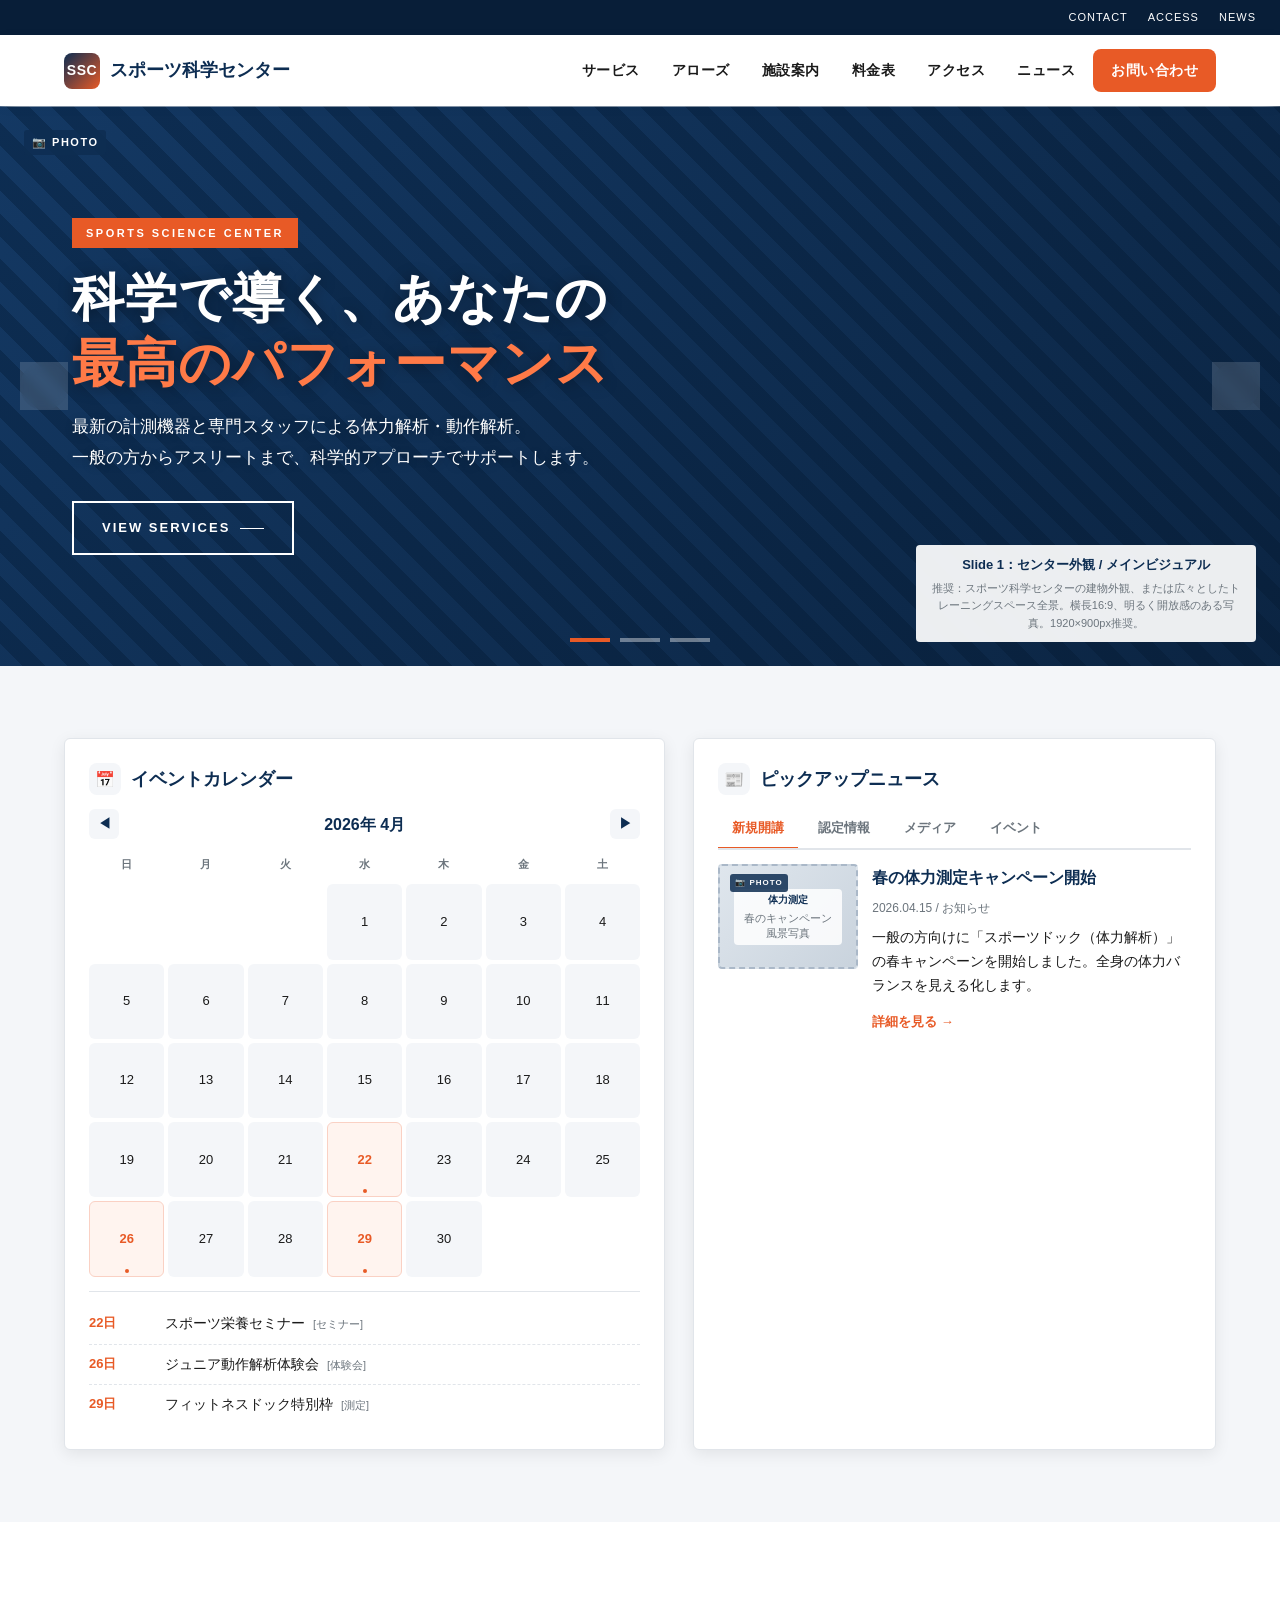
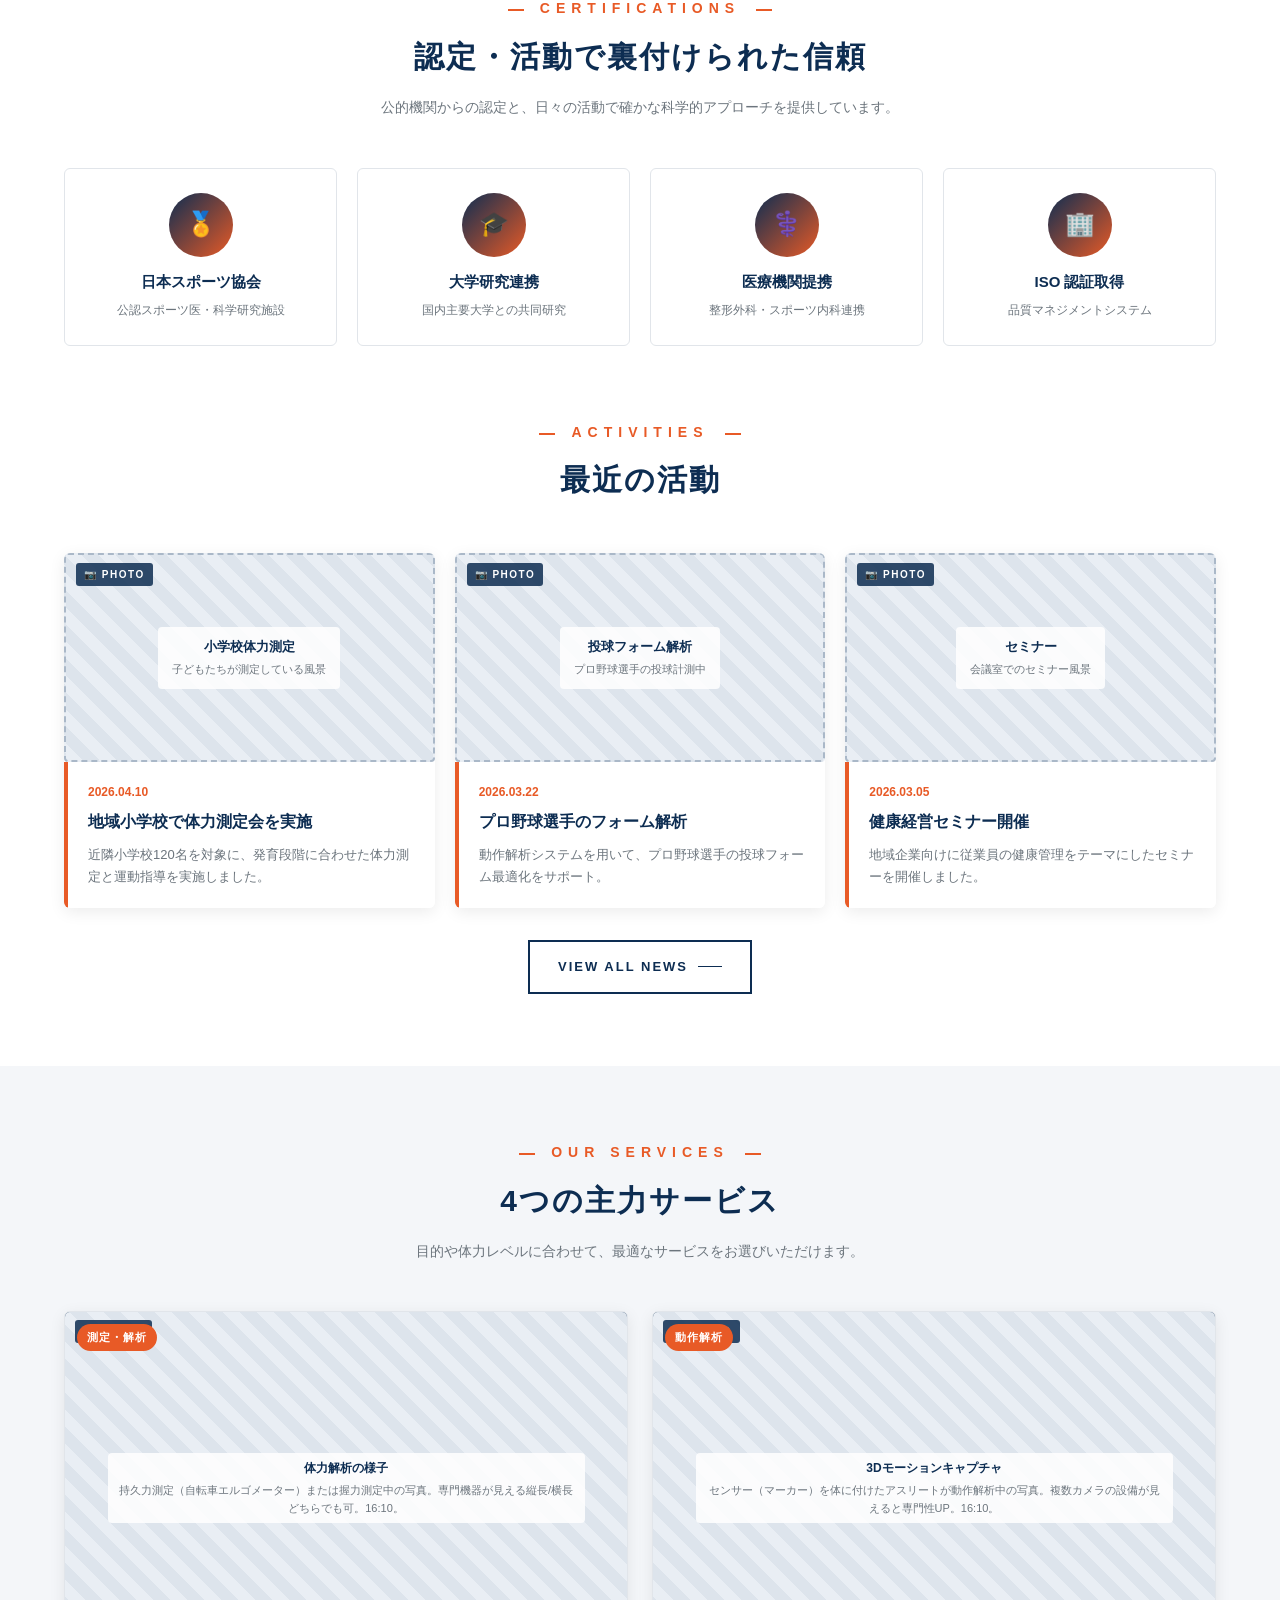
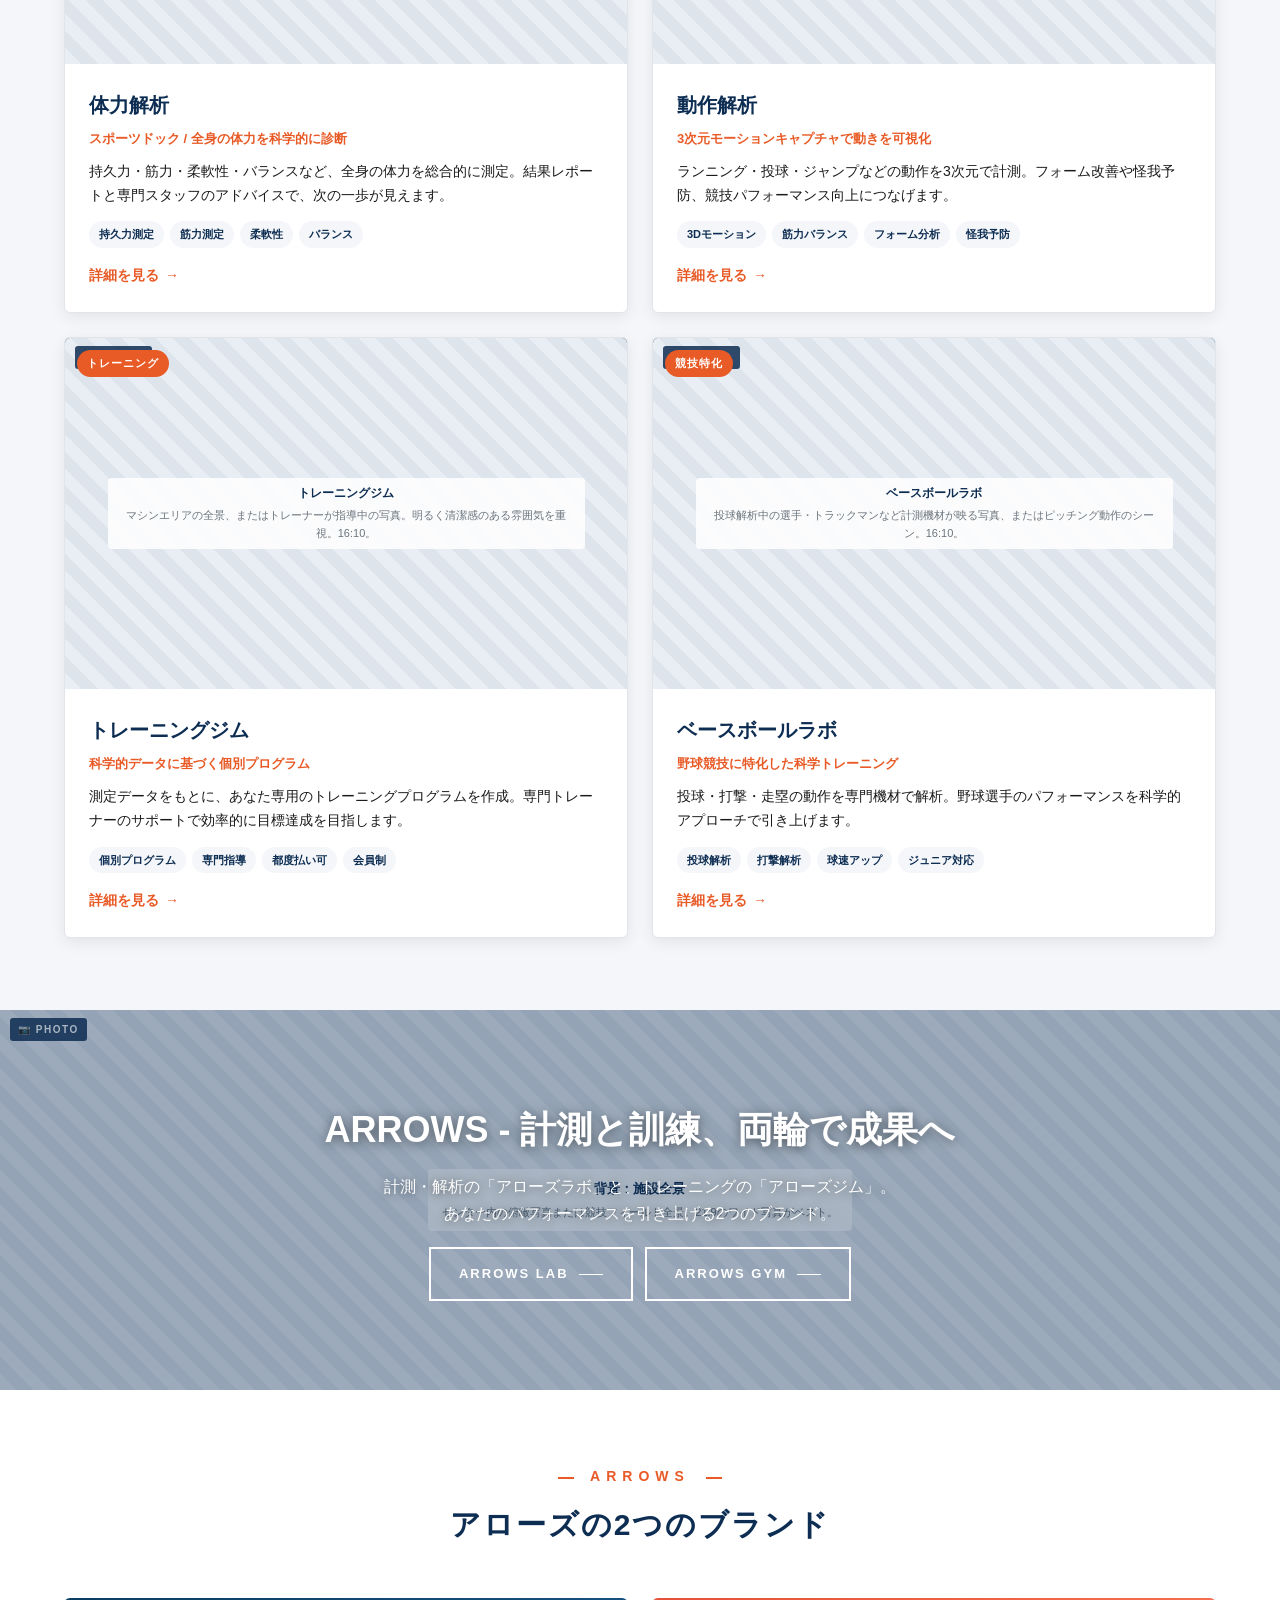
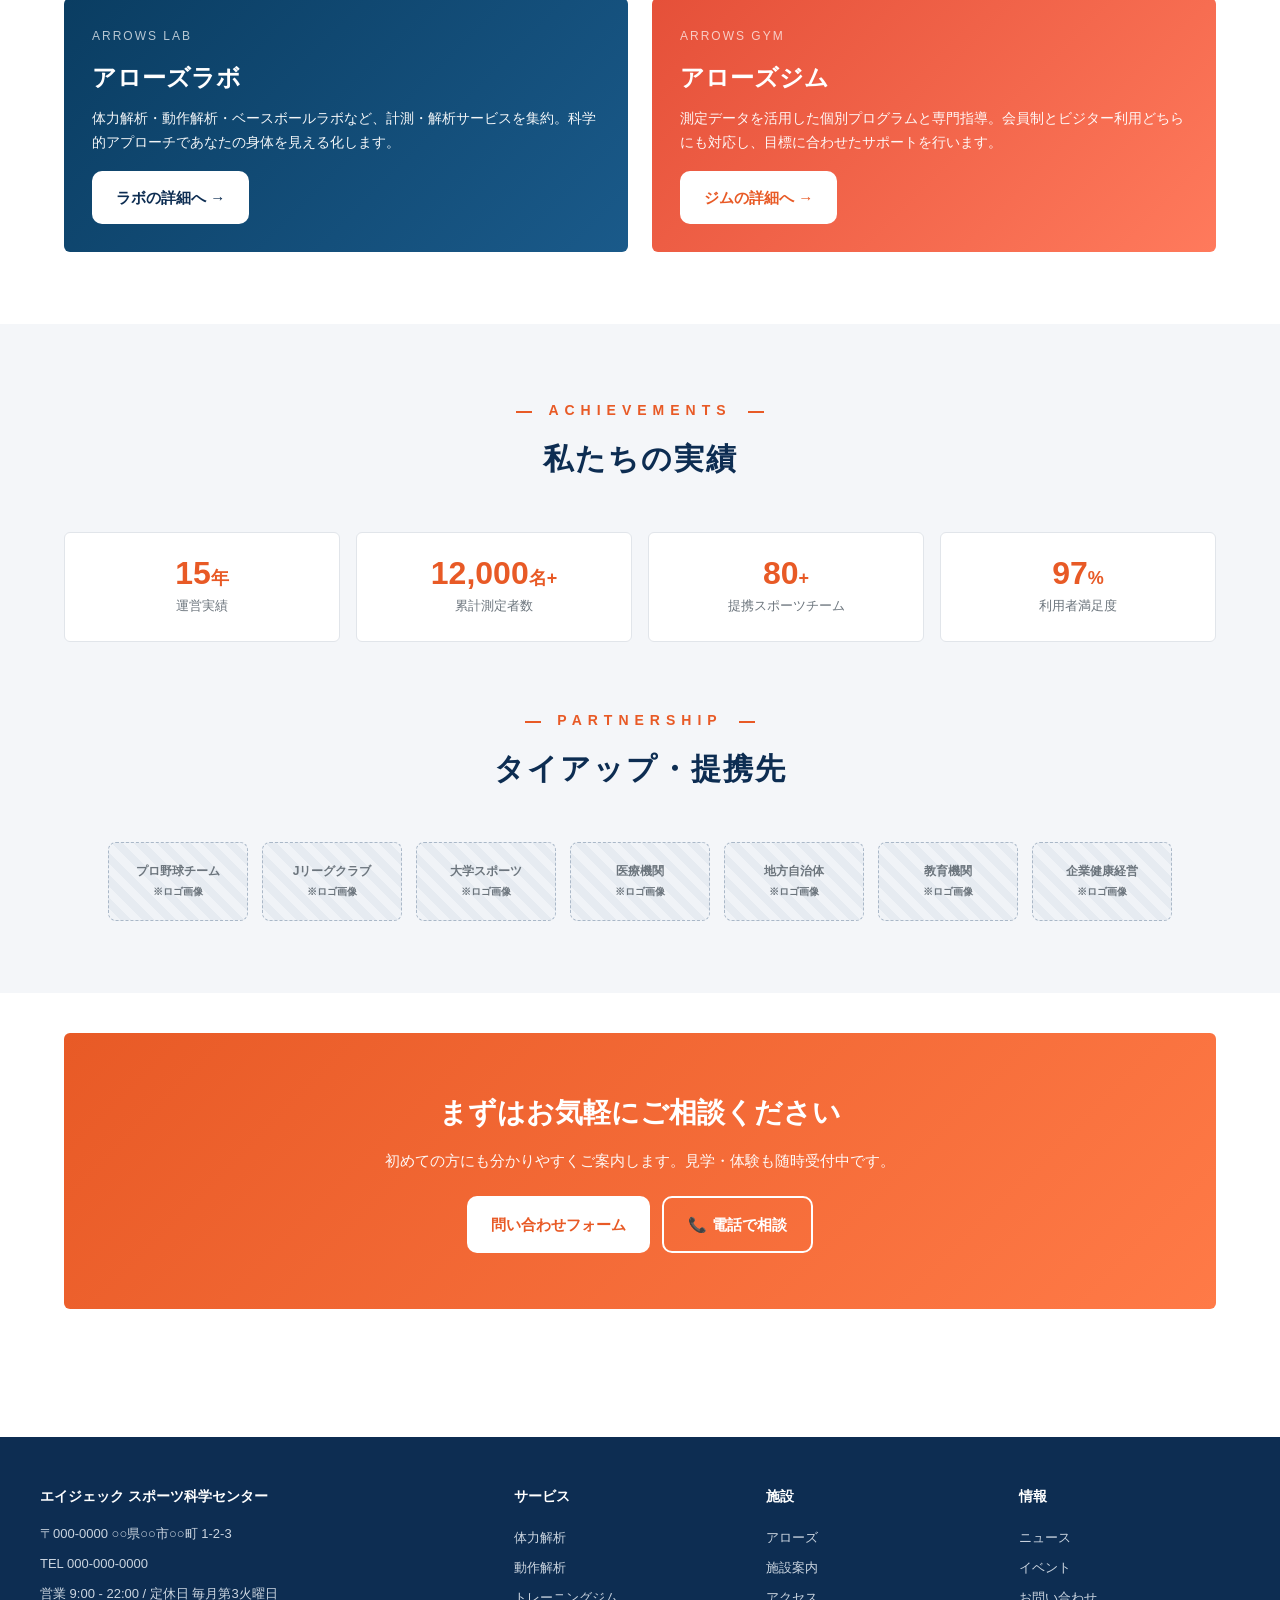
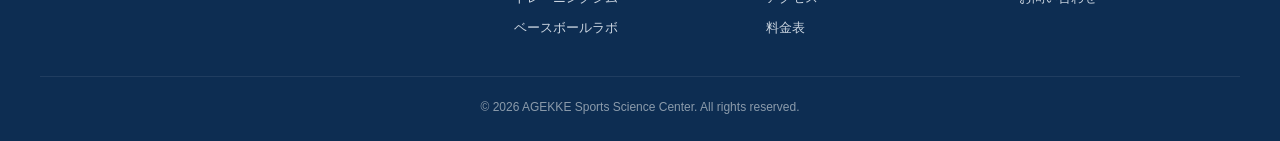
<file: index.html>
<!DOCTYPE html>
<html lang="ja">
<head>
<meta charset="UTF-8">
<meta name="viewport" content="width=device-width,initial-scale=1">
<title>エイジェック スポーツ科学センター | 科学で導く、あなたの最高のパフォーマンス</title>
<meta name="description" content="スポーツ科学に基づいた体力解析・動作解析・トレーニング指導。アスリートから一般の方まで、目的に合わせた科学的アプローチでサポートします。">
<link rel="stylesheet" href="style.css">
</head>
<body>

<!-- ===== Top bar (英字ライン) ===== -->
<div class="topbar">
  <a href="contact.html">CONTACT</a>
  <a href="access.html">ACCESS</a>
  <a href="news.html">NEWS</a>
</div>

<!-- ===== Header ===== -->
<header class="header">
  <div class="header-inner">
    <a href="index.html" class="logo">
      <span class="logo-mark">SSC</span>
      <span>スポーツ科学センター</span>
    </a>
    <button class="menu-toggle" aria-label="メニュー" onclick="toggleMenu()">☰</button>
    <nav class="nav" id="nav">
      <a href="index.html#services">サービス</a>
      <a href="arrows.html">アローズ</a>
      <a href="facility.html">施設案内</a>
      <a href="pricing.html">料金表</a>
      <a href="access.html">アクセス</a>
      <a href="news.html">ニュース</a>
      <a href="contact.html" class="cta">お問い合わせ</a>
    </nav>
  </div>
</header>

<!-- ===== Hero Slider ===== -->
<section class="hero-slider" id="hero-slider">

  <!-- Slide 1 -->
  <div class="slide active">
    <div class="slide-img img-ph">
      <div class="ph-note">
        <strong>Slide 1：センター外観 / メインビジュアル</strong>
        <small>推奨：スポーツ科学センターの建物外観、または広々としたトレーニングスペース全景。横長16:9、明るく開放感のある写真。1920×900px推奨。</small>
      </div>
    </div>
    <div class="slide-content">
      <span class="eyebrow">SPORTS SCIENCE CENTER</span>
      <h2>科学で導く、あなたの<br><span class="ac">最高のパフォーマンス</span></h2>
      <p>最新の計測機器と専門スタッフによる体力解析・動作解析。<br>一般の方からアスリートまで、科学的アプローチでサポートします。</p>
      <a href="#services" class="view-more white">VIEW SERVICES</a>
    </div>
  </div>

  <!-- Slide 2 -->
  <div class="slide">
    <div class="slide-img img-ph">
      <div class="ph-note">
        <strong>Slide 2：動作解析の様子</strong>
        <small>推奨：3Dモーションキャプチャ計測中のアスリート、複数カメラとマーカーが見える専門的な雰囲気の写真。横長16:9。</small>
      </div>
    </div>
    <div class="slide-content">
      <span class="eyebrow">MOTION ANALYSIS</span>
      <h2>動きを<br><span class="ac">3次元で可視化</span></h2>
      <p>ランニング・投球・ジャンプの動作を3次元で計測。<br>フォーム改善・怪我予防・パフォーマンス向上に直結します。</p>
      <a href="service-motion.html" class="view-more white">動作解析を見る</a>
    </div>
  </div>

  <!-- Slide 3 -->
  <div class="slide">
    <div class="slide-img img-ph">
      <div class="ph-note">
        <strong>Slide 3：トレーニング風景</strong>
        <small>推奨：トレーナーが利用者をマンツーマン指導している風景、もしくはマシンエリアの広い空間写真。横長16:9。</small>
      </div>
    </div>
    <div class="slide-content">
      <span class="eyebrow">TRAINING GYM</span>
      <h2>専門指導で<br><span class="ac">確かな成果へ</span></h2>
      <p>測定データを活用した、あなた専用のトレーニングプログラム。<br>会員制とビジター利用、どちらにも対応。</p>
      <a href="service-fitness.html" class="view-more white">ジムを見る</a>
    </div>
  </div>

  <!-- Controls -->
  <button class="slider-arrow prev" onclick="changeSlide(-1)" aria-label="前のスライド">‹</button>
  <button class="slider-arrow next" onclick="changeSlide(1)" aria-label="次のスライド">›</button>
  <div class="slider-controls">
    <button class="active" onclick="goToSlide(0)" aria-label="1"></button>
    <button onclick="goToSlide(1)" aria-label="2"></button>
    <button onclick="goToSlide(2)" aria-label="3"></button>
  </div>
</section>

<!-- ===== Events & News (top) ===== -->
<section class="section section-alt">
  <div class="container">
    <div class="topinfo-grid">

      <!-- Event calendar -->
      <div class="card">
        <h3><span class="icon">📅</span>イベントカレンダー</h3>
        <div class="calendar-head">
          <button onclick="changeMonth(-1)" aria-label="前月">◀</button>
          <div class="month" id="month-label">2026年 4月</div>
          <button onclick="changeMonth(1)" aria-label="次月">▶</button>
        </div>
        <div class="calendar" id="calendar"></div>
        <ul class="event-list" id="event-list"></ul>
      </div>

      <!-- Pickup news -->
      <div class="card">
        <h3><span class="icon">📰</span>ピックアップニュース</h3>
        <div class="pickup-tabs" role="tablist">
          <button class="pickup-tab active" data-tab="n1">新規開講</button>
          <button class="pickup-tab" data-tab="n2">認定情報</button>
          <button class="pickup-tab" data-tab="n3">メディア</button>
          <button class="pickup-tab" data-tab="n4">イベント</button>
        </div>

        <div class="pickup-panel active" id="n1">
          <article>
            <div class="thumb img-ph">
              <div class="ph-note">体力測定<small>春のキャンペーン風景写真</small></div>
            </div>
            <div>
              <h4>春の体力測定キャンペーン開始</h4>
              <div class="meta">2026.04.15 / お知らせ</div>
              <p>一般の方向けに「スポーツドック（体力解析）」の春キャンペーンを開始しました。全身の体力バランスを見える化します。</p>
              <a href="news.html" class="more">詳細を見る →</a>
            </div>
          </article>
        </div>

        <div class="pickup-panel" id="n2">
          <article>
            <div class="thumb img-ph">
              <div class="ph-note">認定証<small>認定書授与の写真</small></div>
            </div>
            <div>
              <h4>日本スポーツ協会 認定施設更新</h4>
              <div class="meta">2026.03.28 / 認定</div>
              <p>当センターは日本スポーツ協会 公認スポーツ医・科学研究プロジェクト認定施設として更新されました。</p>
              <a href="news.html" class="more">詳細を見る →</a>
            </div>
          </article>
        </div>

        <div class="pickup-panel" id="n3">
          <article>
            <div class="thumb img-ph">
              <div class="ph-note">取材<small>テレビ取材中の様子</small></div>
            </div>
            <div>
              <h4>テレビ番組「スポ科学の現場」で紹介</h4>
              <div class="meta">2026.03.10 / メディア</div>
              <p>全国放送のスポーツ科学番組で当センターの動作解析の取り組みが紹介されました。</p>
              <a href="news.html" class="more">詳細を見る →</a>
            </div>
          </article>
        </div>

        <div class="pickup-panel" id="n4">
          <article>
            <div class="thumb img-ph">
              <div class="ph-note">親子イベント<small>笑顔の親子写真</small></div>
            </div>
            <div>
              <h4>親子体力測定会 開催決定</h4>
              <div class="meta">2026.05.05 / イベント</div>
              <p>GWに親子で参加できる体力測定イベントを開催します。お子様の発育段階に合わせたアドバイスも受けられます。</p>
              <a href="events.html" class="more">詳細を見る →</a>
            </div>
          </article>
        </div>
      </div>

    </div>
  </div>
</section>

<!-- ===== Certifications / Activities ===== -->
<section class="section">
  <div class="container">
    <div class="heading-block">
      <span class="en">CERTIFICATIONS</span>
      <h2>認定・活動で裏付けられた信頼</h2>
      <p>公的機関からの認定と、日々の活動で確かな科学的アプローチを提供しています。</p>
    </div>
    <div class="cert-grid">
      <div class="cert">
        <div class="badge">🏅</div>
        <h4>日本スポーツ協会</h4>
        <p>公認スポーツ医・科学研究施設</p>
      </div>
      <div class="cert">
        <div class="badge">🎓</div>
        <h4>大学研究連携</h4>
        <p>国内主要大学との共同研究</p>
      </div>
      <div class="cert">
        <div class="badge">⚕️</div>
        <h4>医療機関提携</h4>
        <p>整形外科・スポーツ内科連携</p>
      </div>
      <div class="cert">
        <div class="badge">🏢</div>
        <h4>ISO 認証取得</h4>
        <p>品質マネジメントシステム</p>
      </div>
    </div>

    <div class="heading-block" style="margin-top:72px">
      <span class="en">ACTIVITIES</span>
      <h2>最近の活動</h2>
    </div>
    <div class="activity-grid">
      <div class="activity">
        <div class="act-thumb img-ph">
          <div class="ph-note">小学校体力測定<small>子どもたちが測定している風景</small></div>
        </div>
        <div class="act-body">
          <div class="date">2026.04.10</div>
          <h4>地域小学校で体力測定会を実施</h4>
          <p>近隣小学校120名を対象に、発育段階に合わせた体力測定と運動指導を実施しました。</p>
        </div>
      </div>
      <div class="activity">
        <div class="act-thumb img-ph">
          <div class="ph-note">投球フォーム解析<small>プロ野球選手の投球計測中</small></div>
        </div>
        <div class="act-body">
          <div class="date">2026.03.22</div>
          <h4>プロ野球選手のフォーム解析</h4>
          <p>動作解析システムを用いて、プロ野球選手の投球フォーム最適化をサポート。</p>
        </div>
      </div>
      <div class="activity">
        <div class="act-thumb img-ph">
          <div class="ph-note">セミナー<small>会議室でのセミナー風景</small></div>
        </div>
        <div class="act-body">
          <div class="date">2026.03.05</div>
          <h4>健康経営セミナー開催</h4>
          <p>地域企業向けに従業員の健康管理をテーマにしたセミナーを開催しました。</p>
        </div>
      </div>
    </div>

    <div class="view-more-wrap"><a href="news.html" class="view-more">VIEW ALL NEWS</a></div>
  </div>
</section>

<!-- ===== Service menu 2x2 ===== -->
<section class="section section-alt" id="services">
  <div class="container">
    <div class="heading-block">
      <span class="en">OUR SERVICES</span>
      <h2>4つの主力サービス</h2>
      <p>目的や体力レベルに合わせて、最適なサービスをお選びいただけます。</p>
    </div>

    <div class="service-grid">
      <!-- 1. 体力解析 -->
      <a href="service-body.html" class="service-card">
        <div class="visual">
          <span class="tag">測定・解析</span>
          <div class="img-ph">
            <div class="ph-note">
              <strong>体力解析の様子</strong>
              <small>持久力測定（自転車エルゴメーター）または握力測定中の写真。専門機器が見える縦長/横長どちらでも可。16:10。</small>
            </div>
          </div>
        </div>
        <div class="body">
          <h3>体力解析</h3>
          <div class="subtitle">スポーツドック / 全身の体力を科学的に診断</div>
          <p>持久力・筋力・柔軟性・バランスなど、全身の体力を総合的に測定。結果レポートと専門スタッフのアドバイスで、次の一歩が見えます。</p>
          <div class="features">
            <span>持久力測定</span><span>筋力測定</span><span>柔軟性</span><span>バランス</span>
          </div>
          <span class="link">詳細を見る</span>
        </div>
      </a>

      <!-- 2. 動作解析 -->
      <a href="service-motion.html" class="service-card">
        <div class="visual">
          <span class="tag">動作解析</span>
          <div class="img-ph">
            <div class="ph-note">
              <strong>3Dモーションキャプチャ</strong>
              <small>センサー（マーカー）を体に付けたアスリートが動作解析中の写真。複数カメラの設備が見えると専門性UP。16:10。</small>
            </div>
          </div>
        </div>
        <div class="body">
          <h3>動作解析</h3>
          <div class="subtitle">3次元モーションキャプチャで動きを可視化</div>
          <p>ランニング・投球・ジャンプなどの動作を3次元で計測。フォーム改善や怪我予防、競技パフォーマンス向上につなげます。</p>
          <div class="features">
            <span>3Dモーション</span><span>筋力バランス</span><span>フォーム分析</span><span>怪我予防</span>
          </div>
          <span class="link">詳細を見る</span>
        </div>
      </a>

      <!-- 3. トレーニングジム -->
      <a href="service-fitness.html" class="service-card">
        <div class="visual">
          <span class="tag">トレーニング</span>
          <div class="img-ph">
            <div class="ph-note">
              <strong>トレーニングジム</strong>
              <small>マシンエリアの全景、またはトレーナーが指導中の写真。明るく清潔感のある雰囲気を重視。16:10。</small>
            </div>
          </div>
        </div>
        <div class="body">
          <h3>トレーニングジム</h3>
          <div class="subtitle">科学的データに基づく個別プログラム</div>
          <p>測定データをもとに、あなた専用のトレーニングプログラムを作成。専門トレーナーのサポートで効率的に目標達成を目指します。</p>
          <div class="features">
            <span>個別プログラム</span><span>専門指導</span><span>都度払い可</span><span>会員制</span>
          </div>
          <span class="link">詳細を見る</span>
        </div>
      </a>

      <!-- 4. ベースボールラボ -->
      <a href="service-baseball.html" class="service-card">
        <div class="visual">
          <span class="tag">競技特化</span>
          <div class="img-ph">
            <div class="ph-note">
              <strong>ベースボールラボ</strong>
              <small>投球解析中の選手・トラックマンなど計測機材が映る写真、またはピッチング動作のシーン。16:10。</small>
            </div>
          </div>
        </div>
        <div class="body">
          <h3>ベースボールラボ</h3>
          <div class="subtitle">野球競技に特化した科学トレーニング</div>
          <p>投球・打撃・走塁の動作を専門機材で解析。野球選手のパフォーマンスを科学的アプローチで引き上げます。</p>
          <div class="features">
            <span>投球解析</span><span>打撃解析</span><span>球速アップ</span><span>ジュニア対応</span>
          </div>
          <span class="link">詳細を見る</span>
        </div>
      </a>
    </div>
  </div>
</section>

<!-- ===== Feature Visual block ===== -->
<section class="feature-visual">
  <div class="img-ph">
    <div class="ph-note">背景：施設全景<small>センター内の俯瞰写真または競技フィールド全景。21:9のワイド写真がベスト。</small></div>
  </div>
  <div class="fv-text">
    <h2>ARROWS - 計測と訓練、両輪で成果へ</h2>
    <p>計測・解析の「アローズラボ」と、トレーニングの「アローズジム」。<br>あなたのパフォーマンスを引き上げる2つのブランド。</p>
    <div style="margin-top:20px;display:flex;gap:12px;justify-content:center;flex-wrap:wrap">
      <a href="arrows-lab.html" class="view-more white">ARROWS LAB</a>
      <a href="arrows-gym.html" class="view-more white">ARROWS GYM</a>
    </div>
  </div>
</section>

<!-- ===== Arrows block ===== -->
<section class="section">
  <div class="container">
    <div class="heading-block">
      <span class="en">ARROWS</span>
      <h2>アローズの2つのブランド</h2>
    </div>
    <div class="arrows-grid">
      <div class="arrows-card lab">
        <div class="en">ARROWS LAB</div>
        <h3>アローズラボ</h3>
        <p>体力解析・動作解析・ベースボールラボなど、計測・解析サービスを集約。科学的アプローチであなたの身体を見える化します。</p>
        <a href="arrows-lab.html" class="btn">ラボの詳細へ →</a>
      </div>
      <div class="arrows-card gym">
        <div class="en">ARROWS GYM</div>
        <h3>アローズジム</h3>
        <p>測定データを活用した個別プログラムと専門指導。会員制とビジター利用どちらにも対応し、目標に合わせたサポートを行います。</p>
        <a href="arrows-gym.html" class="btn">ジムの詳細へ →</a>
      </div>
    </div>
  </div>
</section>

<!-- ===== Results / Tie-ups (bottom) ===== -->
<section class="section section-alt">
  <div class="container">
    <div class="heading-block">
      <span class="en">ACHIEVEMENTS</span>
      <h2>私たちの実績</h2>
    </div>
    <div class="results">
      <div class="result-item">
        <div class="num">15<span style="font-size:18px">年</span></div>
        <div class="label">運営実績</div>
      </div>
      <div class="result-item">
        <div class="num">12,000<span style="font-size:18px">名+</span></div>
        <div class="label">累計測定者数</div>
      </div>
      <div class="result-item">
        <div class="num">80<span style="font-size:18px">+</span></div>
        <div class="label">提携スポーツチーム</div>
      </div>
      <div class="result-item">
        <div class="num">97<span style="font-size:18px">%</span></div>
        <div class="label">利用者満足度</div>
      </div>
    </div>

    <div class="heading-block" style="margin-top:64px">
      <span class="en">PARTNERSHIP</span>
      <h2>タイアップ・提携先</h2>
    </div>
    <div class="partners">
      <div class="partner logo-ph">プロ野球チーム<br><small>※ロゴ画像</small></div>
      <div class="partner logo-ph">Jリーグクラブ<br><small>※ロゴ画像</small></div>
      <div class="partner logo-ph">大学スポーツ<br><small>※ロゴ画像</small></div>
      <div class="partner logo-ph">医療機関<br><small>※ロゴ画像</small></div>
      <div class="partner logo-ph">地方自治体<br><small>※ロゴ画像</small></div>
      <div class="partner logo-ph">教育機関<br><small>※ロゴ画像</small></div>
      <div class="partner logo-ph">企業健康経営<br><small>※ロゴ画像</small></div>
    </div>
  </div>
</section>

<!-- ===== Contact CTA ===== -->
<section class="container" style="padding-bottom:64px">
  <div class="contact-cta">
    <h2>まずはお気軽にご相談ください</h2>
    <p>初めての方にも分かりやすくご案内します。見学・体験も随時受付中です。</p>
    <div class="btns">
      <a href="contact.html" class="btn btn-white">問い合わせフォーム</a>
      <a href="tel:0000000000" class="btn btn-outline-white">📞 電話で相談</a>
    </div>
  </div>
</section>

<!-- ===== Footer ===== -->
<footer class="footer">
  <div class="footer-inner">
    <div class="footer-grid">
      <div class="footer-info">
        <h4>エイジェック スポーツ科学センター</h4>
        <p>〒000-0000 ○○県○○市○○町 1-2-3</p>
        <p>TEL 000-000-0000</p>
        <p>営業 9:00 - 22:00 / 定休日 毎月第3火曜日</p>
      </div>
      <div>
        <h4>サービス</h4>
        <a href="service-body.html">体力解析</a>
        <a href="service-motion.html">動作解析</a>
        <a href="service-fitness.html">トレーニングジム</a>
        <a href="service-baseball.html">ベースボールラボ</a>
      </div>
      <div>
        <h4>施設</h4>
        <a href="arrows.html">アローズ</a>
        <a href="facility.html">施設案内</a>
        <a href="access.html">アクセス</a>
        <a href="pricing.html">料金表</a>
      </div>
      <div>
        <h4>情報</h4>
        <a href="news.html">ニュース</a>
        <a href="events.html">イベント</a>
        <a href="contact.html">お問い合わせ</a>
      </div>
    </div>
    <div class="footer-bottom">© 2026 AGEKKE Sports Science Center. All rights reserved.</div>
  </div>
</footer>

<script src="app.js"></script>
</body>
</html>
</file>
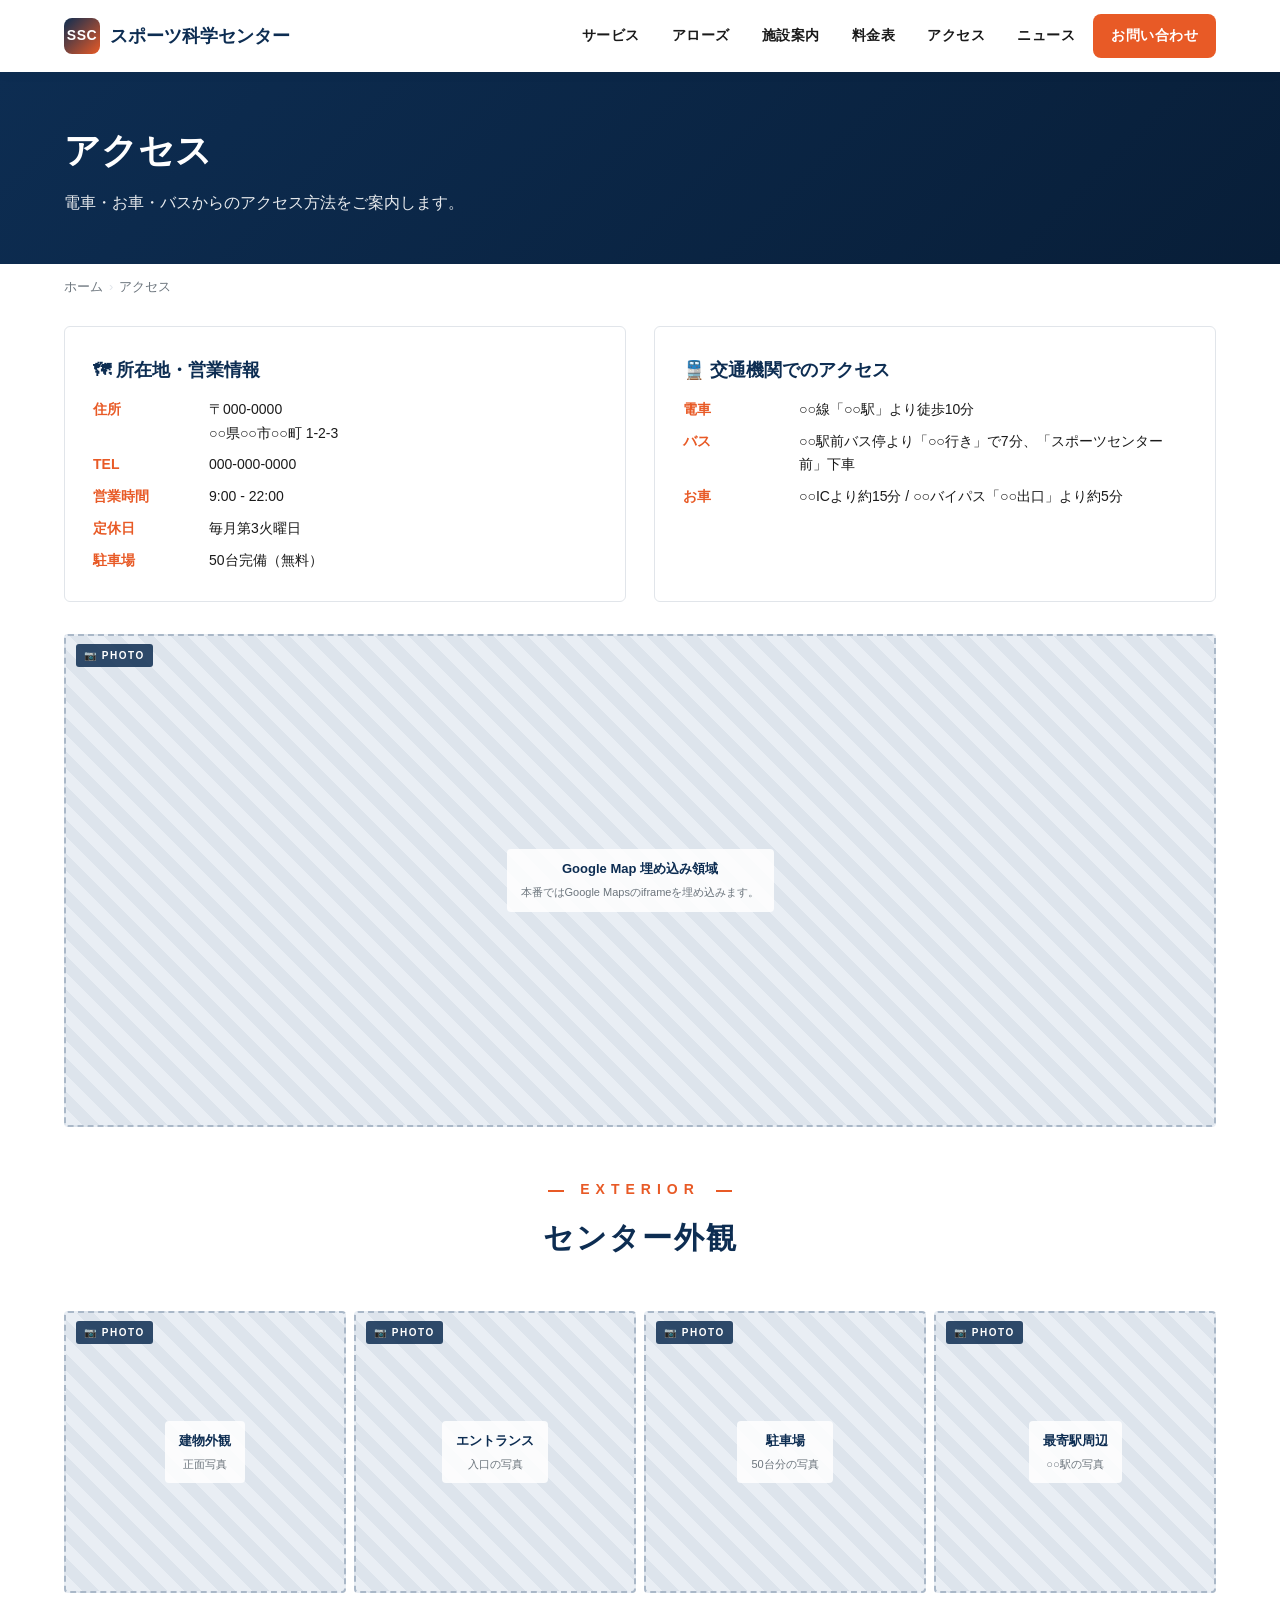
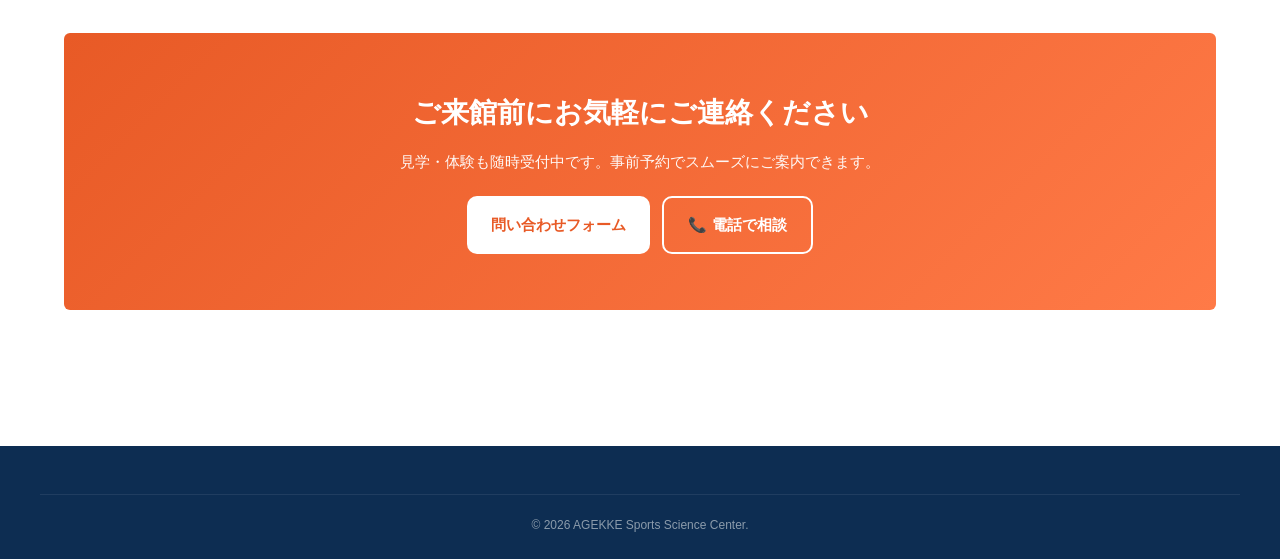
<file: access.html>
<!DOCTYPE html>
<html lang="ja">
<head>
<meta charset="UTF-8">
<meta name="viewport" content="width=device-width,initial-scale=1">
<title>アクセス | スポーツ科学センター</title>
<link rel="stylesheet" href="style.css">
</head>
<body>

<header class="header">
  <div class="header-inner">
    <a href="index.html" class="logo"><span class="logo-mark">SSC</span><span>スポーツ科学センター</span></a>
    <button class="menu-toggle" onclick="toggleMenu()">☰</button>
    <nav class="nav" id="nav">
      <a href="index.html#services">サービス</a>
      <a href="arrows.html">アローズ</a>
      <a href="facility.html">施設案内</a>
      <a href="pricing.html">料金表</a>
      <a href="access.html">アクセス</a>
      <a href="news.html">ニュース</a>
      <a href="contact.html" class="cta">お問い合わせ</a>
    </nav>
  </div>
</header>

<section class="page-hero">
  <div class="container">
    <h1>アクセス</h1>
    <p>電車・お車・バスからのアクセス方法をご案内します。</p>
  </div>
</section>

<div class="container">
  <div class="breadcrumb">
    <a href="index.html">ホーム</a><span>›</span>アクセス
  </div>
</div>

<section class="section" style="padding-top:16px">
  <div class="container">

    <div class="access-grid">
      <div class="access-card">
        <h3>🗺 所在地・営業情報</h3>
        <dl>
          <dt>住所</dt><dd>〒000-0000<br>○○県○○市○○町 1-2-3</dd>
          <dt>TEL</dt><dd>000-000-0000</dd>
          <dt>営業時間</dt><dd>9:00 - 22:00</dd>
          <dt>定休日</dt><dd>毎月第3火曜日</dd>
          <dt>駐車場</dt><dd>50台完備（無料）</dd>
        </dl>
      </div>
      <div class="access-card">
        <h3>🚆 交通機関でのアクセス</h3>
        <dl>
          <dt>電車</dt><dd>○○線「○○駅」より徒歩10分</dd>
          <dt>バス</dt><dd>○○駅前バス停より「○○行き」で7分、「スポーツセンター前」下車</dd>
          <dt>お車</dt><dd>○○ICより約15分 / ○○バイパス「○○出口」より約5分</dd>
        </dl>
      </div>
    </div>

    <!-- Map placeholder -->
    <div class="img-ph ph-21-9" style="margin-top:32px">
      <div class="ph-note">
        <strong>Google Map 埋め込み領域</strong>
        <small>本番ではGoogle Mapsのiframeを埋め込みます。</small>
      </div>
    </div>

    <div class="heading-block" style="margin-top:48px">
      <span class="en">EXTERIOR</span>
      <h2>センター外観</h2>
    </div>
    <div class="gallery">
      <div class="img-ph"><div class="ph-note">建物外観<small>正面写真</small></div></div>
      <div class="img-ph"><div class="ph-note">エントランス<small>入口の写真</small></div></div>
      <div class="img-ph"><div class="ph-note">駐車場<small>50台分の写真</small></div></div>
      <div class="img-ph"><div class="ph-note">最寄駅周辺<small>○○駅の写真</small></div></div>
    </div>

    <div class="contact-cta">
      <h2>ご来館前にお気軽にご連絡ください</h2>
      <p>見学・体験も随時受付中です。事前予約でスムーズにご案内できます。</p>
      <div class="btns">
        <a href="contact.html" class="btn btn-white">問い合わせフォーム</a>
        <a href="tel:0000000000" class="btn btn-outline-white">📞 電話で相談</a>
      </div>
    </div>

  </div>
</section>

<footer class="footer">
  <div class="footer-inner">
    <div class="footer-bottom">© 2026 AGEKKE Sports Science Center.</div>
  </div>
</footer>

<script src="app.js"></script>
</body>
</html>
</file>
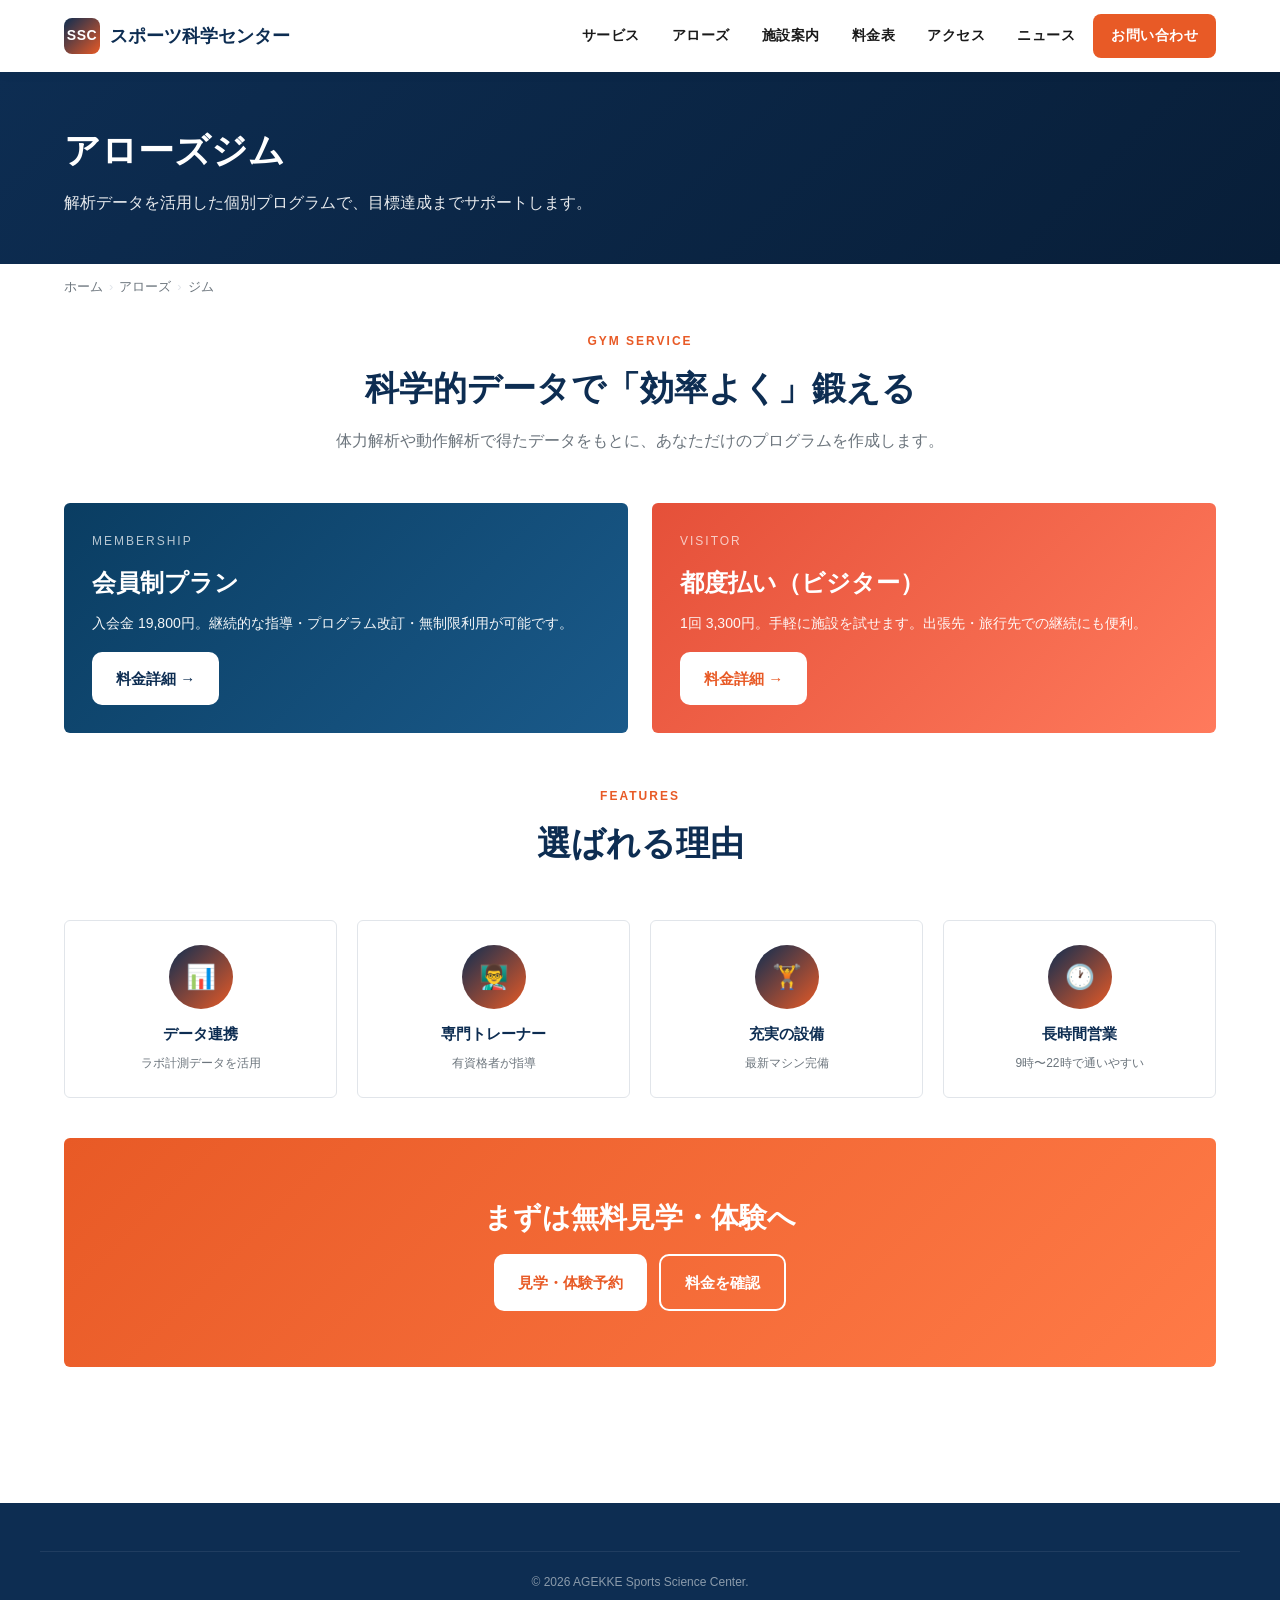
<file: arrows-gym.html>
<!DOCTYPE html>
<html lang="ja">
<head>
<meta charset="UTF-8">
<meta name="viewport" content="width=device-width,initial-scale=1">
<title>アローズジム | スポーツ科学センター</title>
<link rel="stylesheet" href="style.css">
</head>
<body>

<header class="header">
  <div class="header-inner">
    <a href="index.html" class="logo"><span class="logo-mark">SSC</span><span>スポーツ科学センター</span></a>
    <button class="menu-toggle" onclick="toggleMenu()">☰</button>
    <nav class="nav" id="nav">
      <a href="index.html#services">サービス</a>
      <a href="arrows.html">アローズ</a>
      <a href="facility.html">施設案内</a>
      <a href="pricing.html">料金表</a>
      <a href="access.html">アクセス</a>
      <a href="news.html">ニュース</a>
      <a href="contact.html" class="cta">お問い合わせ</a>
    </nav>
  </div>
</header>

<section class="page-hero">
  <div class="container">
    <h1>アローズジム</h1>
    <p>解析データを活用した個別プログラムで、目標達成までサポートします。</p>
  </div>
</section>

<div class="container">
  <div class="breadcrumb">
    <a href="index.html">ホーム</a><span>›</span><a href="arrows.html">アローズ</a><span>›</span>ジム
  </div>
</div>

<section class="section" style="padding-top:16px">
  <div class="container">

    <div class="section-title">
      <span class="eyebrow">GYM SERVICE</span>
      <h2>科学的データで「効率よく」鍛える</h2>
      <p>体力解析や動作解析で得たデータをもとに、あなただけのプログラムを作成します。</p>
    </div>

    <div class="arrows-grid">
      <div class="arrows-card lab">
        <div class="en">MEMBERSHIP</div>
        <h3>会員制プラン</h3>
        <p>入会金 19,800円。継続的な指導・プログラム改訂・無制限利用が可能です。</p>
        <a href="pricing.html" class="btn">料金詳細 →</a>
      </div>
      <div class="arrows-card gym">
        <div class="en">VISITOR</div>
        <h3>都度払い（ビジター）</h3>
        <p>1回 3,300円。手軽に施設を試せます。出張先・旅行先での継続にも便利。</p>
        <a href="pricing.html" class="btn">料金詳細 →</a>
      </div>
    </div>

    <div class="section-title" style="margin-top:48px">
      <span class="eyebrow">FEATURES</span>
      <h2>選ばれる理由</h2>
    </div>
    <div class="cert-grid">
      <div class="cert"><div class="badge">📊</div><h4>データ連携</h4><p>ラボ計測データを活用</p></div>
      <div class="cert"><div class="badge">👨‍🏫</div><h4>専門トレーナー</h4><p>有資格者が指導</p></div>
      <div class="cert"><div class="badge">🏋️</div><h4>充実の設備</h4><p>最新マシン完備</p></div>
      <div class="cert"><div class="badge">🕐</div><h4>長時間営業</h4><p>9時〜22時で通いやすい</p></div>
    </div>

    <div class="contact-cta">
      <h2>まずは無料見学・体験へ</h2>
      <div class="btns">
        <a href="contact.html" class="btn btn-white">見学・体験予約</a>
        <a href="pricing.html" class="btn btn-outline-white">料金を確認</a>
      </div>
    </div>
  </div>
</section>

<footer class="footer">
  <div class="footer-inner">
    <div class="footer-bottom">© 2026 AGEKKE Sports Science Center.</div>
  </div>
</footer>

<script src="app.js"></script>
</body>
</html>
</file>
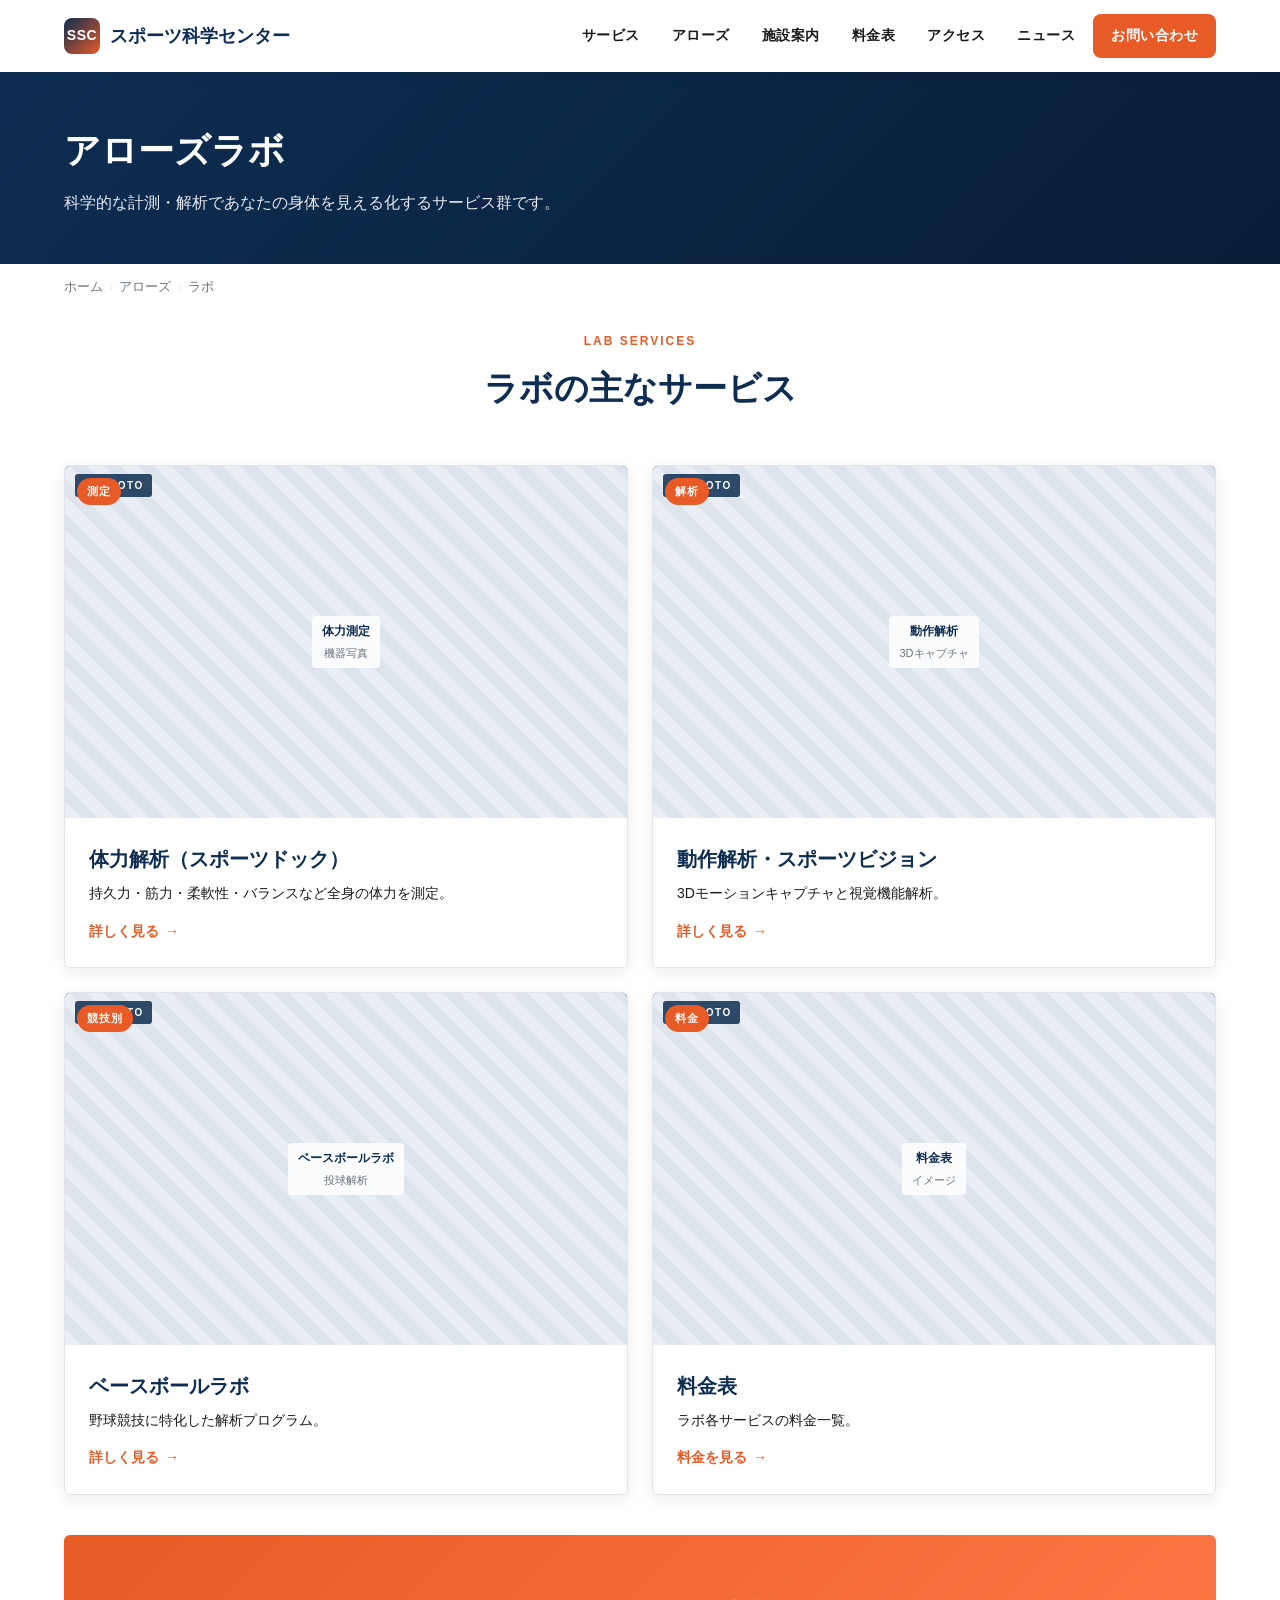
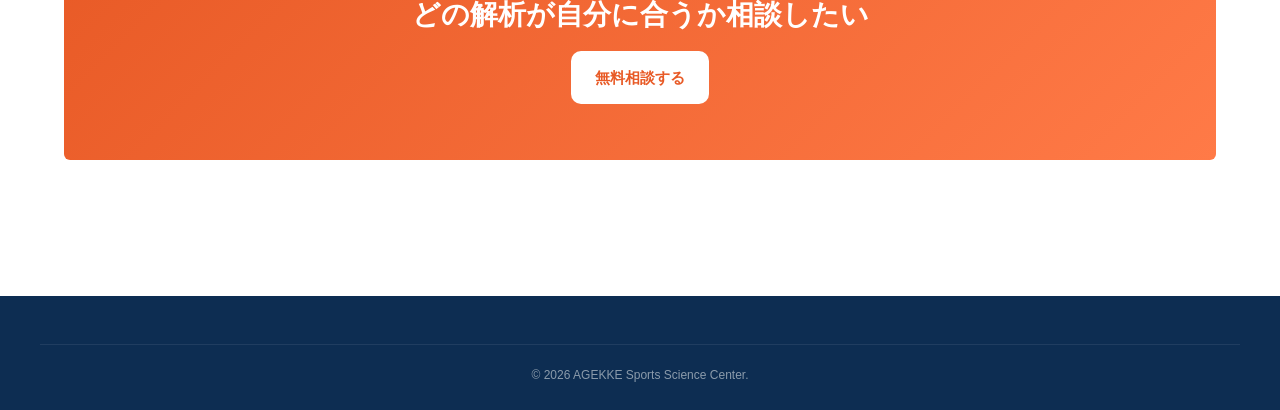
<file: arrows-lab.html>
<!DOCTYPE html>
<html lang="ja">
<head>
<meta charset="UTF-8">
<meta name="viewport" content="width=device-width,initial-scale=1">
<title>アローズラボ | スポーツ科学センター</title>
<link rel="stylesheet" href="style.css">
</head>
<body>

<header class="header">
  <div class="header-inner">
    <a href="index.html" class="logo"><span class="logo-mark">SSC</span><span>スポーツ科学センター</span></a>
    <button class="menu-toggle" onclick="toggleMenu()">☰</button>
    <nav class="nav" id="nav">
      <a href="index.html#services">サービス</a>
      <a href="arrows.html">アローズ</a>
      <a href="facility.html">施設案内</a>
      <a href="pricing.html">料金表</a>
      <a href="access.html">アクセス</a>
      <a href="news.html">ニュース</a>
      <a href="contact.html" class="cta">お問い合わせ</a>
    </nav>
  </div>
</header>

<section class="page-hero">
  <div class="container">
    <h1>アローズラボ</h1>
    <p>科学的な計測・解析であなたの身体を見える化するサービス群です。</p>
  </div>
</section>

<div class="container">
  <div class="breadcrumb">
    <a href="index.html">ホーム</a><span>›</span><a href="arrows.html">アローズ</a><span>›</span>ラボ
  </div>
</div>

<section class="section" style="padding-top:16px">
  <div class="container">

    <div class="section-title">
      <span class="eyebrow">LAB SERVICES</span>
      <h2>ラボの主なサービス</h2>
    </div>

    <div class="service-grid">
      <a href="service-body.html" class="service-card">
        <div class="visual">
          <span class="tag">測定</span>
          <div class="img-ph"><div class="ph-note">体力測定<small>機器写真</small></div></div>
        </div>
        <div class="body">
          <h3>体力解析（スポーツドック）</h3>
          <p>持久力・筋力・柔軟性・バランスなど全身の体力を測定。</p>
          <span class="link">詳しく見る</span>
        </div>
      </a>
      <a href="service-motion.html" class="service-card">
        <div class="visual">
          <span class="tag">解析</span>
          <div class="img-ph"><div class="ph-note">動作解析<small>3Dキャプチャ</small></div></div>
        </div>
        <div class="body">
          <h3>動作解析・スポーツビジョン</h3>
          <p>3Dモーションキャプチャと視覚機能解析。</p>
          <span class="link">詳しく見る</span>
        </div>
      </a>
      <a href="service-baseball.html" class="service-card">
        <div class="visual">
          <span class="tag">競技別</span>
          <div class="img-ph"><div class="ph-note">ベースボールラボ<small>投球解析</small></div></div>
        </div>
        <div class="body">
          <h3>ベースボールラボ</h3>
          <p>野球競技に特化した解析プログラム。</p>
          <span class="link">詳しく見る</span>
        </div>
      </a>
      <a href="pricing.html" class="service-card">
        <div class="visual">
          <span class="tag">料金</span>
          <div class="img-ph"><div class="ph-note">料金表<small>イメージ</small></div></div>
        </div>
        <div class="body">
          <h3>料金表</h3>
          <p>ラボ各サービスの料金一覧。</p>
          <span class="link">料金を見る</span>
        </div>
      </a>
    </div>

    <div class="contact-cta">
      <h2>どの解析が自分に合うか相談したい</h2>
      <div class="btns"><a href="contact.html" class="btn btn-white">無料相談する</a></div>
    </div>
  </div>
</section>

<footer class="footer">
  <div class="footer-inner">
    <div class="footer-bottom">© 2026 AGEKKE Sports Science Center.</div>
  </div>
</footer>

<script src="app.js"></script>
</body>
</html>
</file>
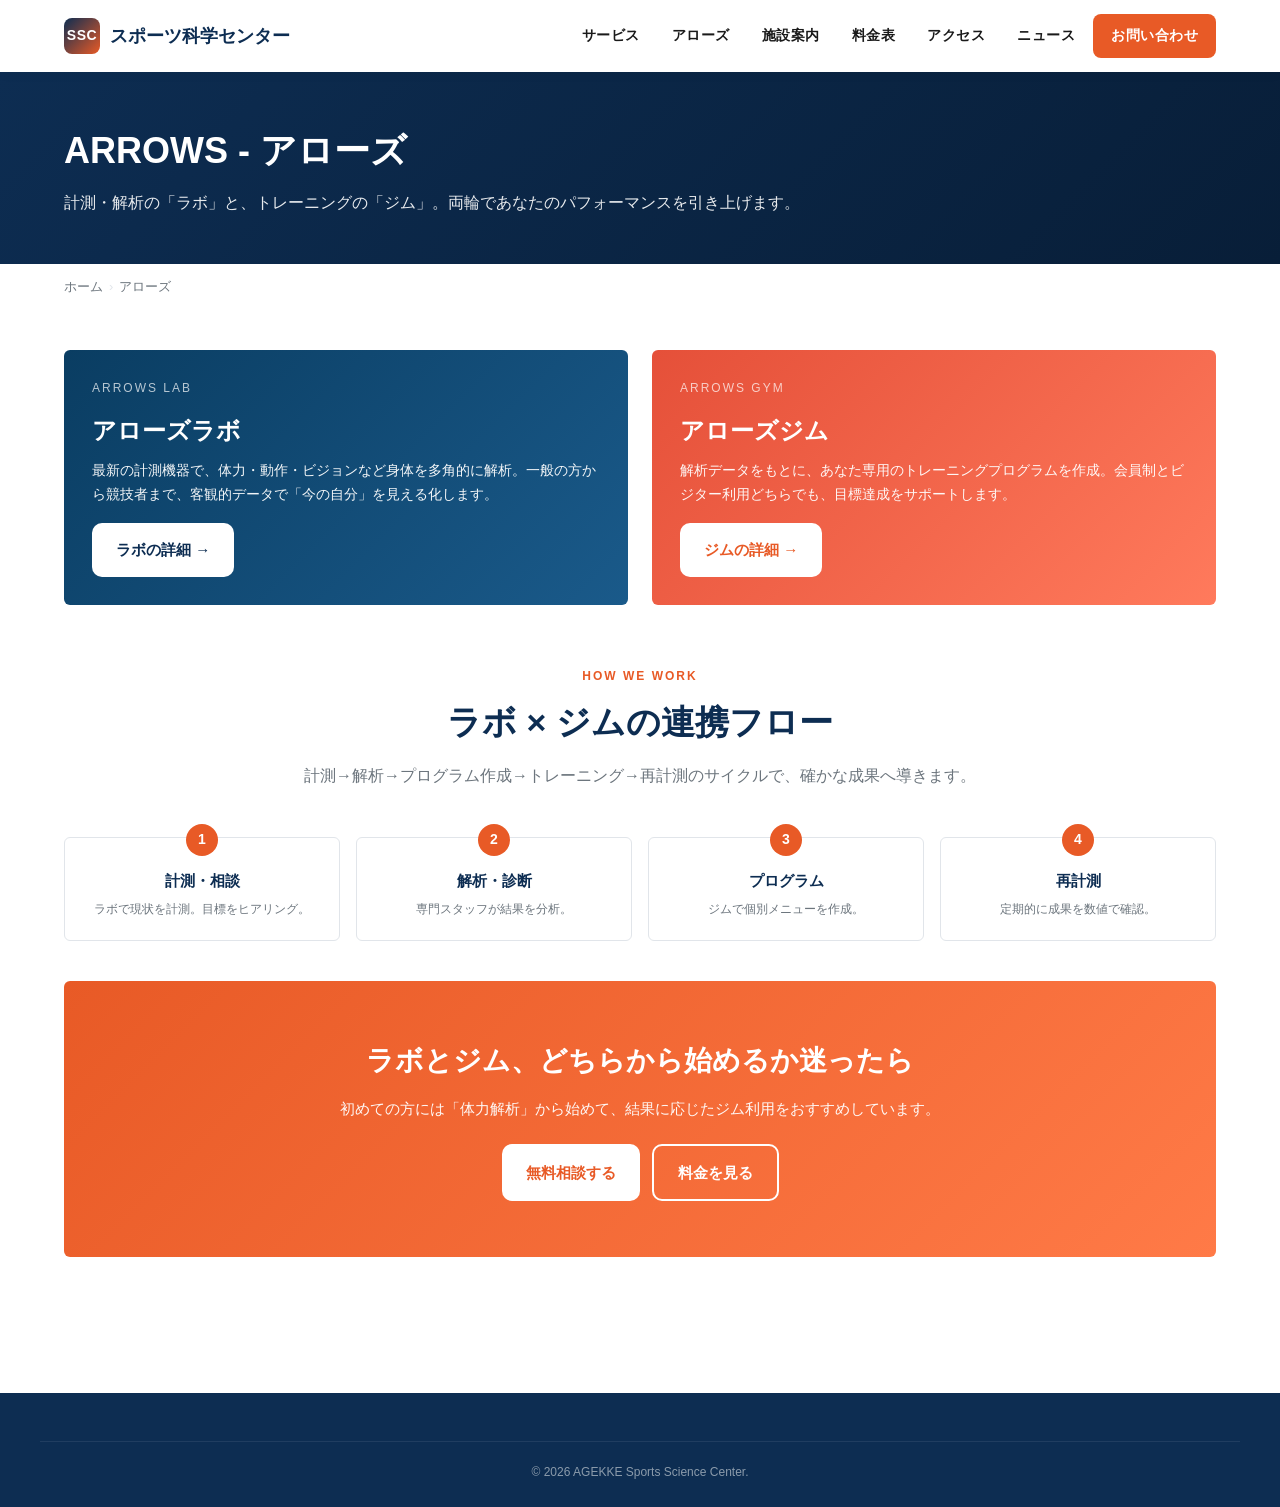
<file: arrows.html>
<!DOCTYPE html>
<html lang="ja">
<head>
<meta charset="UTF-8">
<meta name="viewport" content="width=device-width,initial-scale=1">
<title>アローズ | スポーツ科学センター</title>
<link rel="stylesheet" href="style.css">
</head>
<body>

<header class="header">
  <div class="header-inner">
    <a href="index.html" class="logo"><span class="logo-mark">SSC</span><span>スポーツ科学センター</span></a>
    <button class="menu-toggle" onclick="toggleMenu()">☰</button>
    <nav class="nav" id="nav">
      <a href="index.html#services">サービス</a>
      <a href="arrows.html">アローズ</a>
      <a href="facility.html">施設案内</a>
      <a href="pricing.html">料金表</a>
      <a href="access.html">アクセス</a>
      <a href="news.html">ニュース</a>
      <a href="contact.html" class="cta">お問い合わせ</a>
    </nav>
  </div>
</header>

<section class="page-hero">
  <div class="container">
    <h1>ARROWS - アローズ</h1>
    <p>計測・解析の「ラボ」と、トレーニングの「ジム」。両輪であなたのパフォーマンスを引き上げます。</p>
  </div>
</section>

<div class="container">
  <div class="breadcrumb">
    <a href="index.html">ホーム</a><span>›</span>アローズ
  </div>
</div>

<section class="section" style="padding-top:16px">
  <div class="container">

    <div class="arrows-grid">
      <div class="arrows-card lab">
        <div class="en">ARROWS LAB</div>
        <h3>アローズラボ</h3>
        <p>最新の計測機器で、体力・動作・ビジョンなど身体を多角的に解析。一般の方から競技者まで、客観的データで「今の自分」を見える化します。</p>
        <a href="arrows-lab.html" class="btn">ラボの詳細 →</a>
      </div>
      <div class="arrows-card gym">
        <div class="en">ARROWS GYM</div>
        <h3>アローズジム</h3>
        <p>解析データをもとに、あなた専用のトレーニングプログラムを作成。会員制とビジター利用どちらでも、目標達成をサポートします。</p>
        <a href="arrows-gym.html" class="btn">ジムの詳細 →</a>
      </div>
    </div>

    <div class="section-title" style="margin-top:56px">
      <span class="eyebrow">HOW WE WORK</span>
      <h2>ラボ × ジムの連携フロー</h2>
      <p>計測→解析→プログラム作成→トレーニング→再計測のサイクルで、確かな成果へ導きます。</p>
    </div>

    <div class="flow-grid">
      <div class="flow-step"><div class="num">1</div><h4>計測・相談</h4><p>ラボで現状を計測。目標をヒアリング。</p></div>
      <div class="flow-step"><div class="num">2</div><h4>解析・診断</h4><p>専門スタッフが結果を分析。</p></div>
      <div class="flow-step"><div class="num">3</div><h4>プログラム</h4><p>ジムで個別メニューを作成。</p></div>
      <div class="flow-step"><div class="num">4</div><h4>再計測</h4><p>定期的に成果を数値で確認。</p></div>
    </div>

    <div class="contact-cta">
      <h2>ラボとジム、どちらから始めるか迷ったら</h2>
      <p>初めての方には「体力解析」から始めて、結果に応じたジム利用をおすすめしています。</p>
      <div class="btns">
        <a href="contact.html" class="btn btn-white">無料相談する</a>
        <a href="pricing.html" class="btn btn-outline-white">料金を見る</a>
      </div>
    </div>

  </div>
</section>

<footer class="footer">
  <div class="footer-inner">
    <div class="footer-bottom">© 2026 AGEKKE Sports Science Center.</div>
  </div>
</footer>

<script src="app.js"></script>
</body>
</html>
</file>
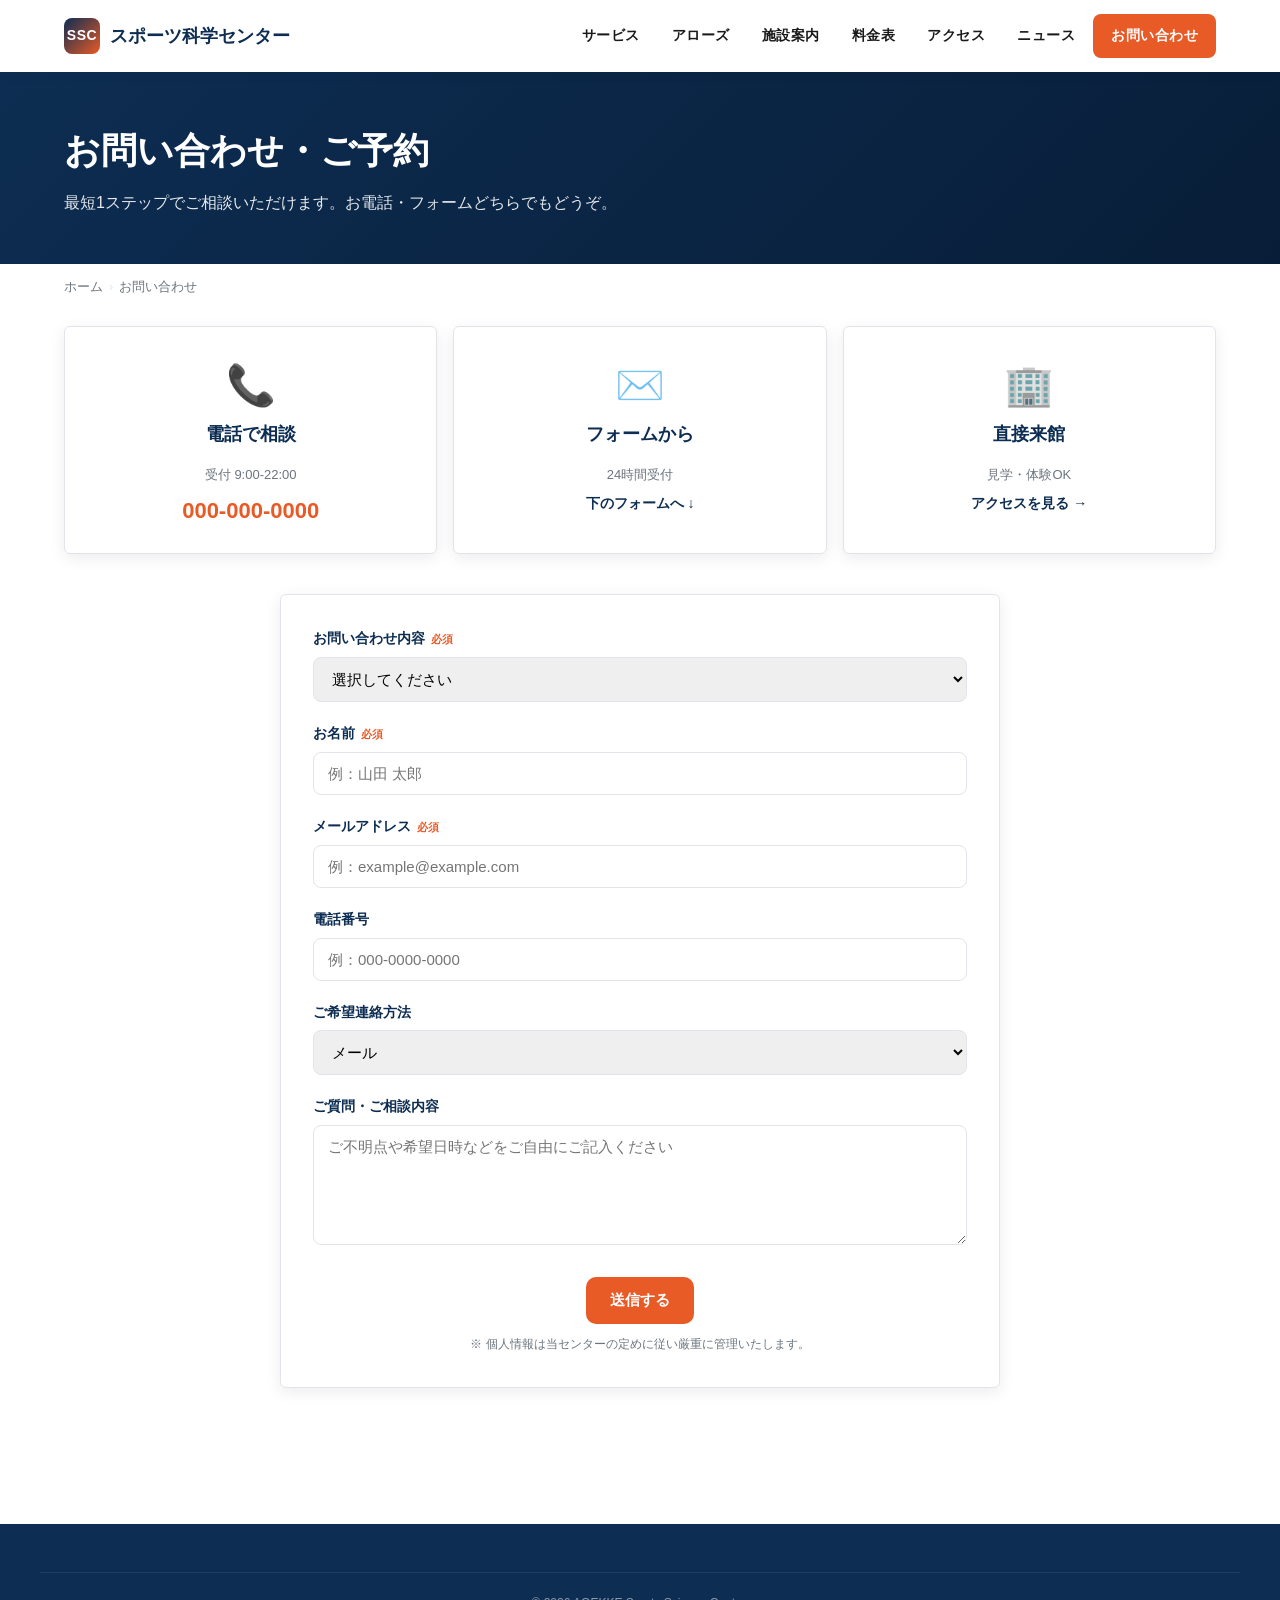
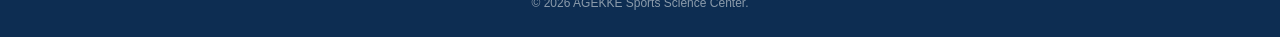
<file: contact.html>
<!DOCTYPE html>
<html lang="ja">
<head>
<meta charset="UTF-8">
<meta name="viewport" content="width=device-width,initial-scale=1">
<title>お問い合わせ | スポーツ科学センター</title>
<link rel="stylesheet" href="style.css">
</head>
<body>

<header class="header">
  <div class="header-inner">
    <a href="index.html" class="logo"><span class="logo-mark">SSC</span><span>スポーツ科学センター</span></a>
    <button class="menu-toggle" onclick="toggleMenu()">☰</button>
    <nav class="nav" id="nav">
      <a href="index.html#services">サービス</a>
      <a href="arrows.html">アローズ</a>
      <a href="facility.html">施設案内</a>
      <a href="pricing.html">料金表</a>
      <a href="access.html">アクセス</a>
      <a href="news.html">ニュース</a>
      <a href="contact.html" class="cta">お問い合わせ</a>
    </nav>
  </div>
</header>

<section class="page-hero">
  <div class="container">
    <h1>お問い合わせ・ご予約</h1>
    <p>最短1ステップでご相談いただけます。お電話・フォームどちらでもどうぞ。</p>
  </div>
</section>

<div class="container">
  <div class="breadcrumb">
    <a href="index.html">ホーム</a><span>›</span>お問い合わせ
  </div>
</div>

<section class="section" style="padding-top:16px">
  <div class="container">

    <!-- Quick contact -->
    <div style="display:grid;grid-template-columns:repeat(3,1fr);gap:16px;margin-bottom:40px" class="quick-contact">
      <a href="tel:0000000000" class="card" style="text-align:center;text-decoration:none">
        <div style="font-size:40px">📞</div>
        <h3 style="justify-content:center">電話で相談</h3>
        <p class="muted" style="font-size:13px">受付 9:00-22:00</p>
        <div style="font-size:22px;font-weight:800;color:var(--accent);margin-top:6px">000-000-0000</div>
      </a>
      <a href="#form" class="card" style="text-align:center;text-decoration:none">
        <div style="font-size:40px">✉️</div>
        <h3 style="justify-content:center">フォームから</h3>
        <p class="muted" style="font-size:13px">24時間受付</p>
        <div style="font-size:14px;font-weight:700;color:var(--primary);margin-top:6px">下のフォームへ ↓</div>
      </a>
      <a href="access.html" class="card" style="text-align:center;text-decoration:none">
        <div style="font-size:40px">🏢</div>
        <h3 style="justify-content:center">直接来館</h3>
        <p class="muted" style="font-size:13px">見学・体験OK</p>
        <div style="font-size:14px;font-weight:700;color:var(--primary);margin-top:6px">アクセスを見る →</div>
      </a>
    </div>

    <!-- Form -->
    <form class="contact-form" id="form" onsubmit="return submitForm(event)">
      <div class="form-row">
        <label>お問い合わせ内容<span class="required">必須</span></label>
        <select required>
          <option value="">選択してください</option>
          <option>体力解析（スポーツドック）について</option>
          <option>動作解析について</option>
          <option>トレーニングジム／ジム都度利用について</option>
          <option>ベースボールラボについて</option>
          <option>施設見学・貸出</option>
          <option>その他のご相談</option>
        </select>
      </div>
      <div class="form-row">
        <label>お名前<span class="required">必須</span></label>
        <input type="text" required placeholder="例：山田 太郎">
      </div>
      <div class="form-row">
        <label>メールアドレス<span class="required">必須</span></label>
        <input type="email" required placeholder="例：example@example.com">
      </div>
      <div class="form-row">
        <label>電話番号</label>
        <input type="tel" placeholder="例：000-0000-0000">
      </div>
      <div class="form-row">
        <label>ご希望連絡方法</label>
        <select>
          <option>メール</option>
          <option>電話</option>
          <option>どちらでも可</option>
        </select>
      </div>
      <div class="form-row">
        <label>ご質問・ご相談内容</label>
        <textarea placeholder="ご不明点や希望日時などをご自由にご記入ください"></textarea>
      </div>
      <div class="form-submit">
        <button type="submit" class="btn btn-primary">送信する</button>
        <p class="muted" style="font-size:12px;margin-top:10px">※ 個人情報は当センターの定めに従い厳重に管理いたします。</p>
      </div>
    </form>

  </div>
</section>

<footer class="footer">
  <div class="footer-inner">
    <div class="footer-bottom">© 2026 AGEKKE Sports Science Center.</div>
  </div>
</footer>

<script src="app.js"></script>
<script>
function submitForm(e){
  e.preventDefault();
  alert('お問い合わせを受け付けました。担当者より折り返しご連絡いたします。');
  e.target.reset();
  return false;
}
</script>
</body>
</html>
</file>
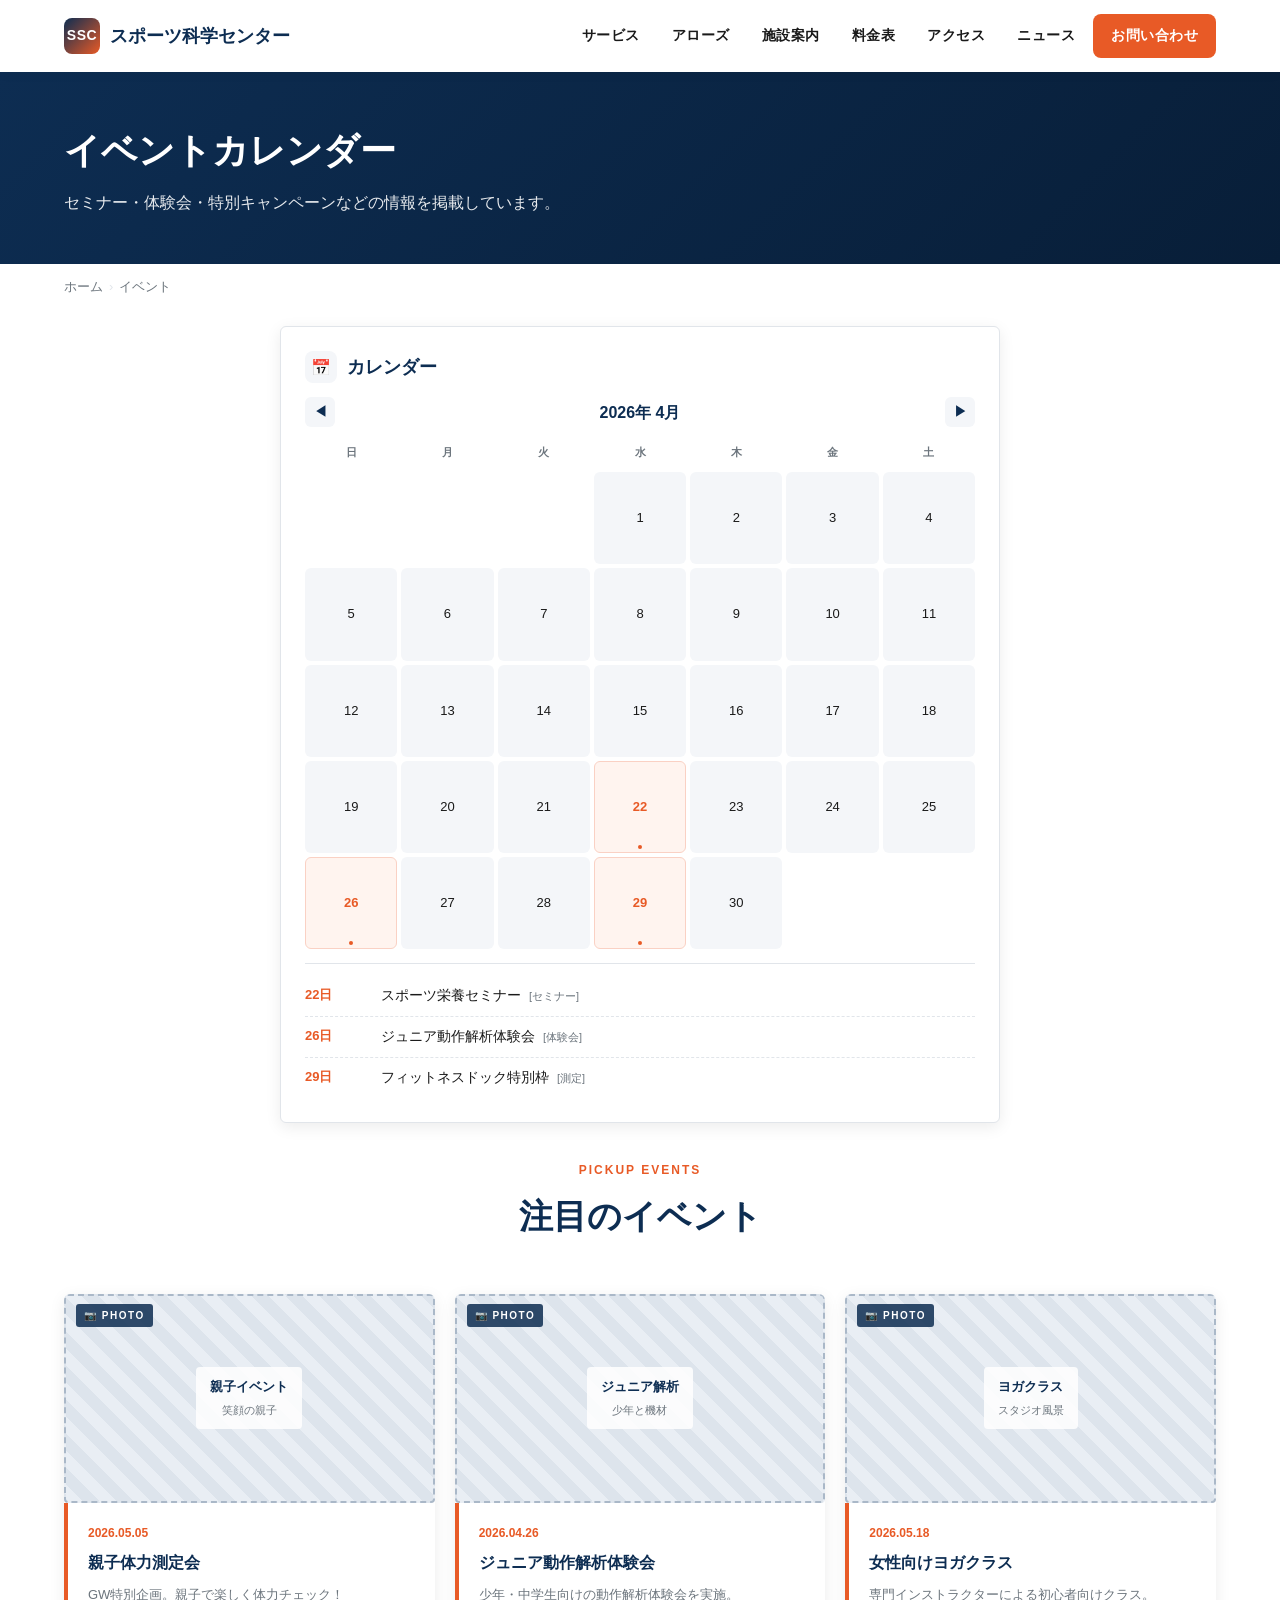
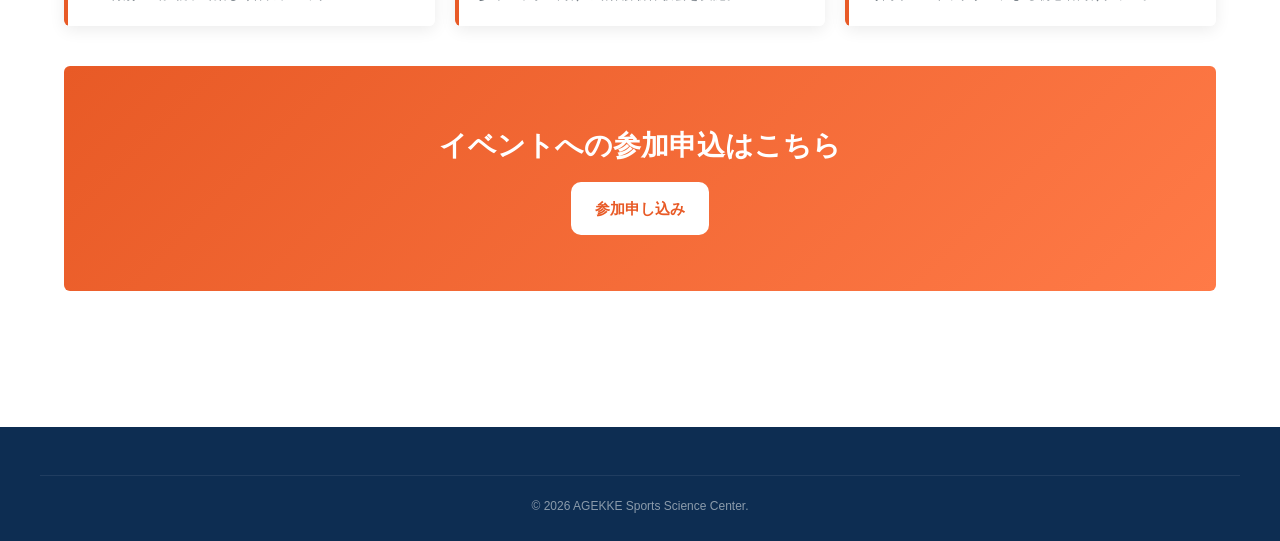
<file: events.html>
<!DOCTYPE html>
<html lang="ja">
<head>
<meta charset="UTF-8">
<meta name="viewport" content="width=device-width,initial-scale=1">
<title>イベント | スポーツ科学センター</title>
<link rel="stylesheet" href="style.css">
</head>
<body>

<header class="header">
  <div class="header-inner">
    <a href="index.html" class="logo"><span class="logo-mark">SSC</span><span>スポーツ科学センター</span></a>
    <button class="menu-toggle" onclick="toggleMenu()">☰</button>
    <nav class="nav" id="nav">
      <a href="index.html#services">サービス</a>
      <a href="arrows.html">アローズ</a>
      <a href="facility.html">施設案内</a>
      <a href="pricing.html">料金表</a>
      <a href="access.html">アクセス</a>
      <a href="news.html">ニュース</a>
      <a href="contact.html" class="cta">お問い合わせ</a>
    </nav>
  </div>
</header>

<section class="page-hero">
  <div class="container">
    <h1>イベントカレンダー</h1>
    <p>セミナー・体験会・特別キャンペーンなどの情報を掲載しています。</p>
  </div>
</section>

<div class="container">
  <div class="breadcrumb">
    <a href="index.html">ホーム</a><span>›</span>イベント
  </div>
</div>

<section class="section" style="padding-top:16px">
  <div class="container">

    <div class="card" style="max-width:720px;margin:0 auto 32px">
      <h3><span class="icon">📅</span>カレンダー</h3>
      <div class="calendar-head">
        <button onclick="changeMonth(-1)" aria-label="前月">◀</button>
        <div class="month" id="month-label">2026年 4月</div>
        <button onclick="changeMonth(1)" aria-label="次月">▶</button>
      </div>
      <div class="calendar" id="calendar"></div>
      <ul class="event-list" id="event-list"></ul>
    </div>

    <div class="section-title">
      <span class="eyebrow">PICKUP EVENTS</span>
      <h2>注目のイベント</h2>
    </div>
    <div class="activity-grid">
      <div class="activity">
        <div class="act-thumb img-ph"><div class="ph-note">親子イベント<small>笑顔の親子</small></div></div>
        <div class="act-body"><div class="date">2026.05.05</div><h4>親子体力測定会</h4><p>GW特別企画。親子で楽しく体力チェック！</p></div>
      </div>
      <div class="activity">
        <div class="act-thumb img-ph"><div class="ph-note">ジュニア解析<small>少年と機材</small></div></div>
        <div class="act-body"><div class="date">2026.04.26</div><h4>ジュニア動作解析体験会</h4><p>少年・中学生向けの動作解析体験会を実施。</p></div>
      </div>
      <div class="activity">
        <div class="act-thumb img-ph"><div class="ph-note">ヨガクラス<small>スタジオ風景</small></div></div>
        <div class="act-body"><div class="date">2026.05.18</div><h4>女性向けヨガクラス</h4><p>専門インストラクターによる初心者向けクラス。</p></div>
      </div>
    </div>

    <div class="contact-cta">
      <h2>イベントへの参加申込はこちら</h2>
      <div class="btns"><a href="contact.html" class="btn btn-white">参加申し込み</a></div>
    </div>
  </div>
</section>

<footer class="footer">
  <div class="footer-inner">
    <div class="footer-bottom">© 2026 AGEKKE Sports Science Center.</div>
  </div>
</footer>

<script src="app.js"></script>
</body>
</html>
</file>
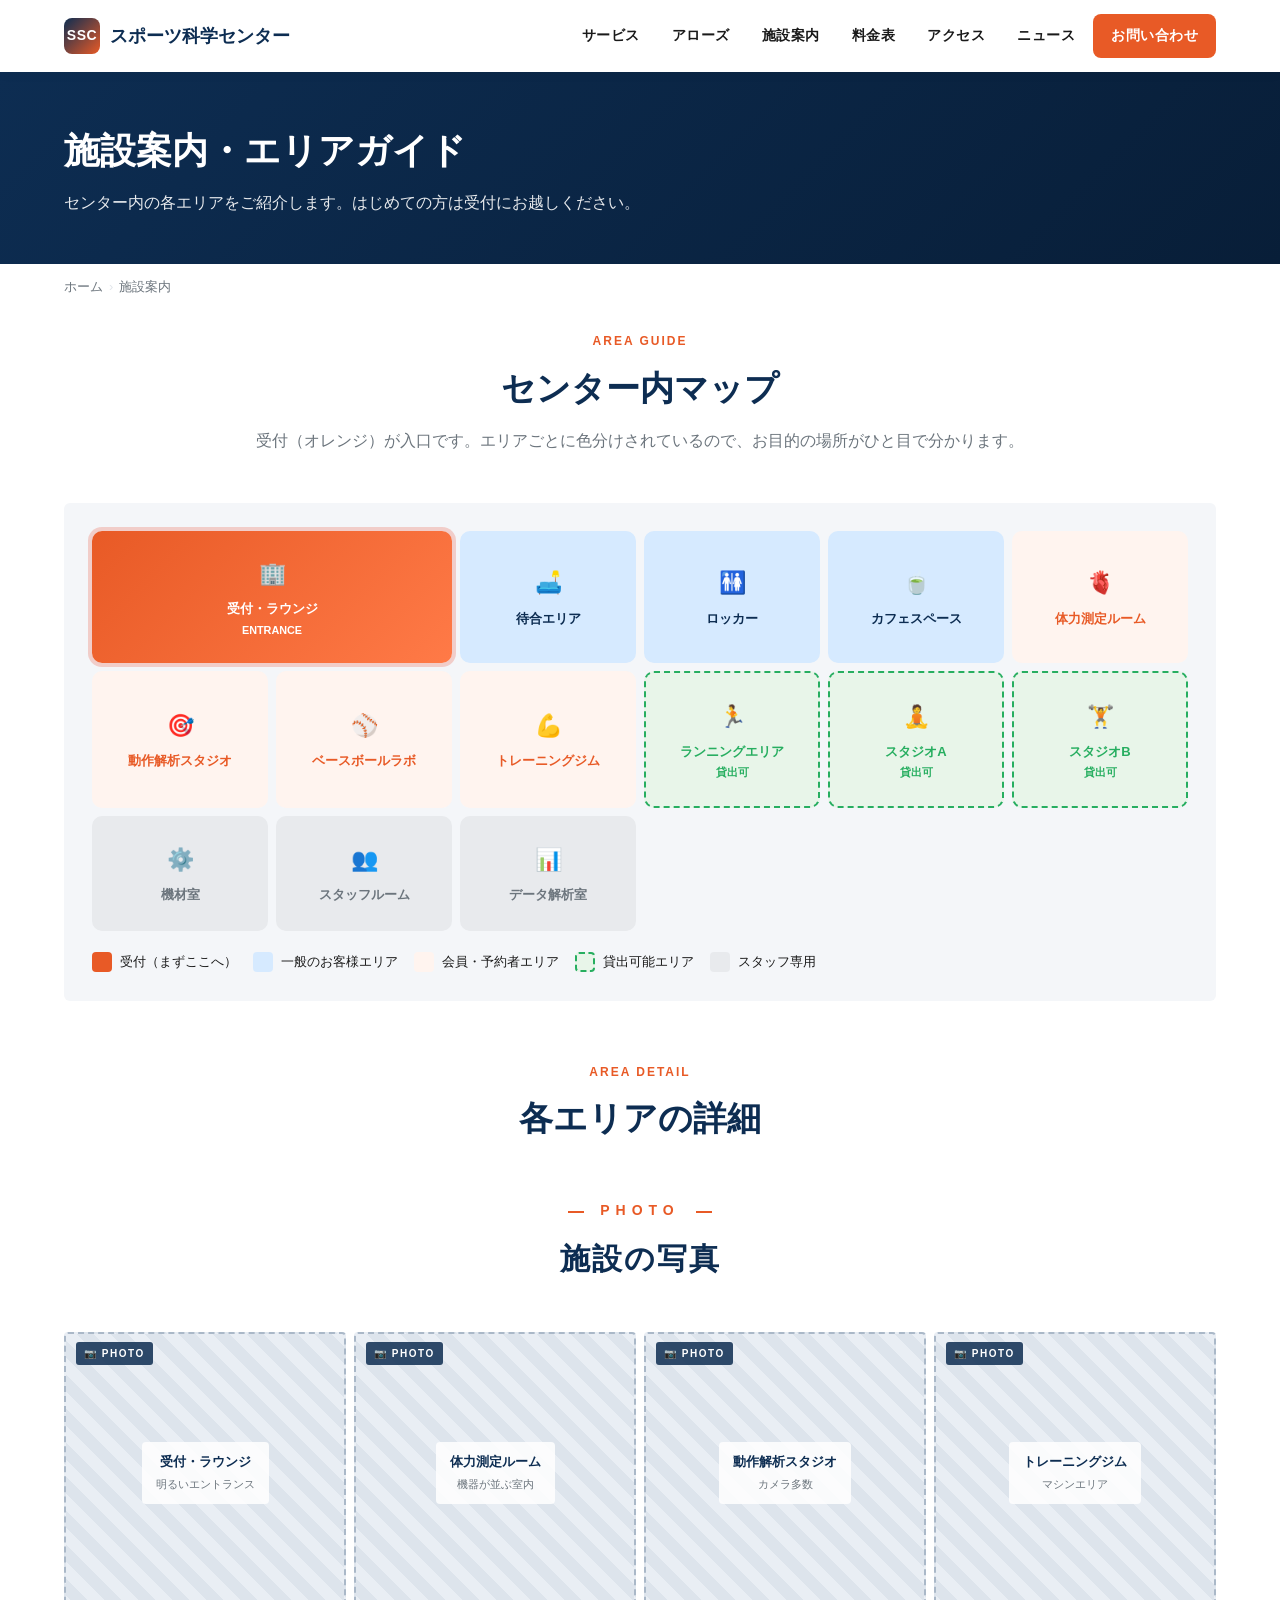
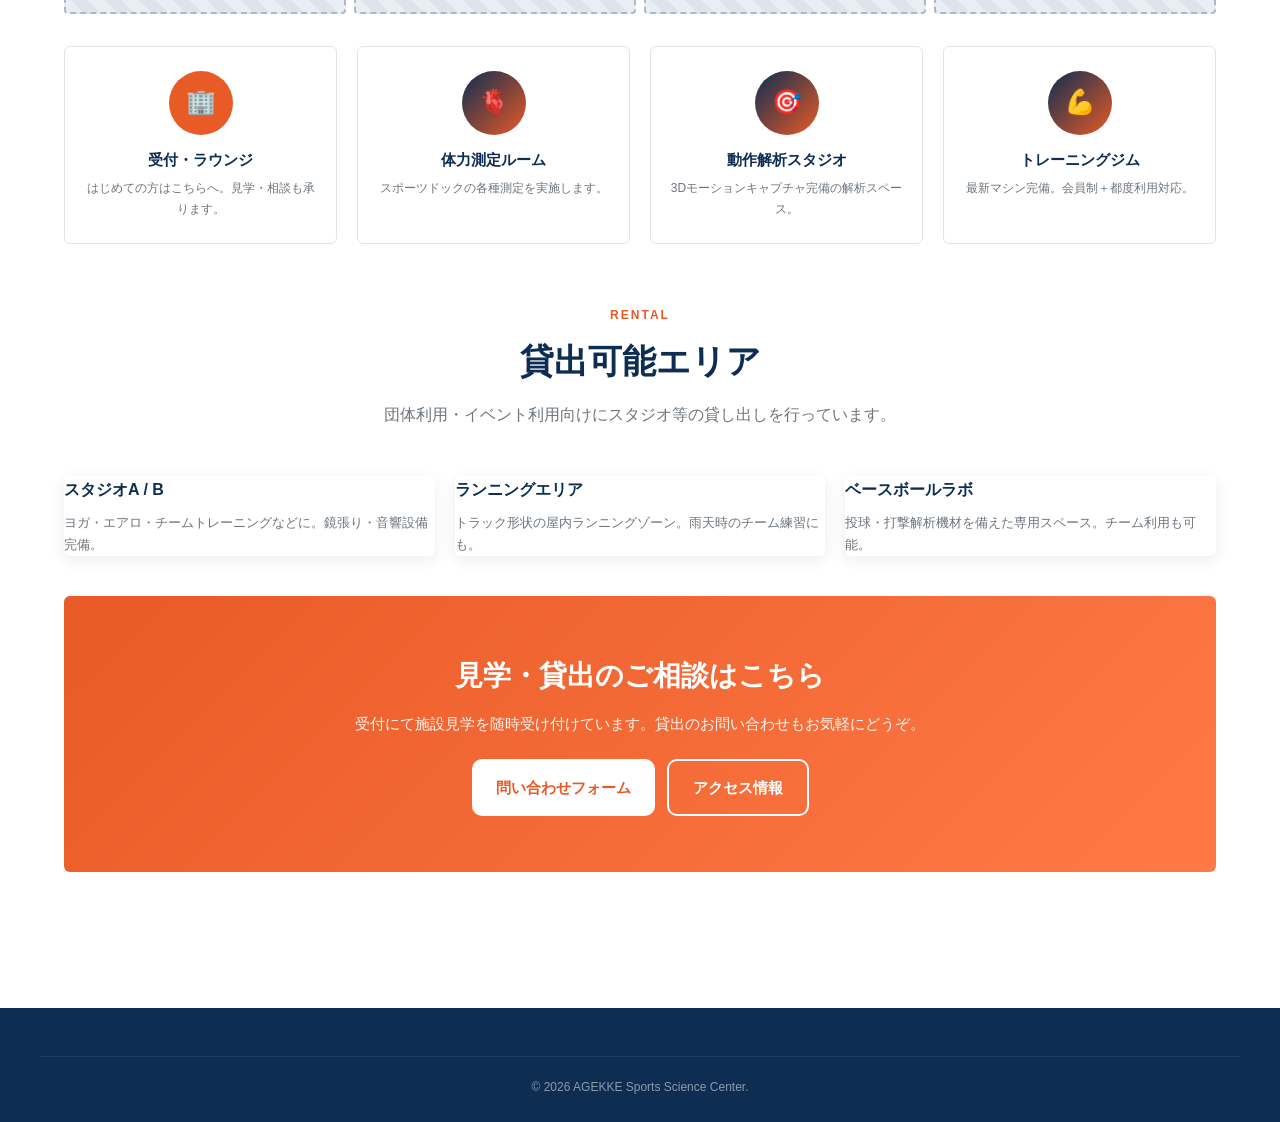
<file: facility.html>
<!DOCTYPE html>
<html lang="ja">
<head>
<meta charset="UTF-8">
<meta name="viewport" content="width=device-width,initial-scale=1">
<title>施設案内 | スポーツ科学センター</title>
<link rel="stylesheet" href="style.css">
</head>
<body>

<header class="header">
  <div class="header-inner">
    <a href="index.html" class="logo"><span class="logo-mark">SSC</span><span>スポーツ科学センター</span></a>
    <button class="menu-toggle" onclick="toggleMenu()">☰</button>
    <nav class="nav" id="nav">
      <a href="index.html#services">サービス</a>
      <a href="arrows.html">アローズ</a>
      <a href="facility.html">施設案内</a>
      <a href="pricing.html">料金表</a>
      <a href="access.html">アクセス</a>
      <a href="news.html">ニュース</a>
      <a href="contact.html" class="cta">お問い合わせ</a>
    </nav>
  </div>
</header>

<section class="page-hero">
  <div class="container">
    <h1>施設案内・エリアガイド</h1>
    <p>センター内の各エリアをご紹介します。はじめての方は受付にお越しください。</p>
  </div>
</section>

<div class="container">
  <div class="breadcrumb">
    <a href="index.html">ホーム</a><span>›</span>施設案内
  </div>
</div>

<section class="section" style="padding-top:16px">
  <div class="container">

    <div class="section-title">
      <span class="eyebrow">AREA GUIDE</span>
      <h2>センター内マップ</h2>
      <p>受付（オレンジ）が入口です。エリアごとに色分けされているので、お目的の場所がひと目で分かります。</p>
    </div>

    <div class="facility-map">
      <div class="floor-diagram">
        <!-- Row 1 -->
        <div class="zone reception"><span class="zicon">🏢</span>受付・ラウンジ<br><small>ENTRANCE</small></div>
        <div class="zone public"><span class="zicon">🛋️</span>待合エリア</div>
        <div class="zone public"><span class="zicon">🚻</span>ロッカー</div>
        <div class="zone public"><span class="zicon">🍵</span>カフェスペース</div>

        <!-- Row 2 -->
        <div class="zone members"><span class="zicon">🫀</span>体力測定ルーム</div>
        <div class="zone members"><span class="zicon">🎯</span>動作解析スタジオ</div>
        <div class="zone members"><span class="zicon">⚾</span>ベースボールラボ</div>
        <div class="zone members"><span class="zicon">💪</span>トレーニングジム</div>
        <div class="zone rental"><span class="zicon">🏃</span>ランニングエリア<br><small>貸出可</small></div>
        <div class="zone rental"><span class="zicon">🧘</span>スタジオA<br><small>貸出可</small></div>

        <!-- Row 3 -->
        <div class="zone rental"><span class="zicon">🏋️</span>スタジオB<br><small>貸出可</small></div>
        <div class="zone staff"><span class="zicon">⚙️</span>機材室</div>
        <div class="zone staff"><span class="zicon">👥</span>スタッフルーム</div>
        <div class="zone staff"><span class="zicon">📊</span>データ解析室</div>
      </div>

      <div class="legend">
        <div class="legend-item"><span class="sw" style="background:var(--accent)"></span>受付（まずここへ）</div>
        <div class="legend-item"><span class="sw" style="background:#d6eaff"></span>一般のお客様エリア</div>
        <div class="legend-item"><span class="sw" style="background:#fff4ef"></span>会員・予約者エリア</div>
        <div class="legend-item"><span class="sw" style="background:#e8f5e9;border:2px dashed var(--success)"></span>貸出可能エリア</div>
        <div class="legend-item"><span class="sw" style="background:#e8eaed"></span>スタッフ専用</div>
      </div>
    </div>

    <div class="section-title" style="margin-top:56px">
      <span class="eyebrow">AREA DETAIL</span>
      <h2>各エリアの詳細</h2>
    </div>

    <div class="heading-block" style="margin-top:48px">
      <span class="en">PHOTO</span>
      <h2>施設の写真</h2>
    </div>
    <div class="gallery">
      <div class="img-ph"><div class="ph-note">受付・ラウンジ<small>明るいエントランス</small></div></div>
      <div class="img-ph"><div class="ph-note">体力測定ルーム<small>機器が並ぶ室内</small></div></div>
      <div class="img-ph"><div class="ph-note">動作解析スタジオ<small>カメラ多数</small></div></div>
      <div class="img-ph"><div class="ph-note">トレーニングジム<small>マシンエリア</small></div></div>
    </div>

    <div class="cert-grid" style="margin-top:32px">
      <div class="cert">
        <div class="badge" style="background:var(--accent)">🏢</div>
        <h4>受付・ラウンジ</h4>
        <p>はじめての方はこちらへ。見学・相談も承ります。</p>
      </div>
      <div class="cert">
        <div class="badge">🫀</div>
        <h4>体力測定ルーム</h4>
        <p>スポーツドックの各種測定を実施します。</p>
      </div>
      <div class="cert">
        <div class="badge">🎯</div>
        <h4>動作解析スタジオ</h4>
        <p>3Dモーションキャプチャ完備の解析スペース。</p>
      </div>
      <div class="cert">
        <div class="badge">💪</div>
        <h4>トレーニングジム</h4>
        <p>最新マシン完備。会員制＋都度利用対応。</p>
      </div>
    </div>

    <div class="section-title" style="margin-top:56px">
      <span class="eyebrow">RENTAL</span>
      <h2>貸出可能エリア</h2>
      <p>団体利用・イベント利用向けにスタジオ等の貸し出しを行っています。</p>
    </div>

    <div class="activity-grid">
      <div class="activity">
        <h4>スタジオA / B</h4>
        <p>ヨガ・エアロ・チームトレーニングなどに。鏡張り・音響設備完備。</p>
      </div>
      <div class="activity">
        <h4>ランニングエリア</h4>
        <p>トラック形状の屋内ランニングゾーン。雨天時のチーム練習にも。</p>
      </div>
      <div class="activity">
        <h4>ベースボールラボ</h4>
        <p>投球・打撃解析機材を備えた専用スペース。チーム利用も可能。</p>
      </div>
    </div>

    <div class="contact-cta">
      <h2>見学・貸出のご相談はこちら</h2>
      <p>受付にて施設見学を随時受け付けています。貸出のお問い合わせもお気軽にどうぞ。</p>
      <div class="btns">
        <a href="contact.html" class="btn btn-white">問い合わせフォーム</a>
        <a href="access.html" class="btn btn-outline-white">アクセス情報</a>
      </div>
    </div>

  </div>
</section>

<footer class="footer">
  <div class="footer-inner">
    <div class="footer-bottom">© 2026 AGEKKE Sports Science Center.</div>
  </div>
</footer>

<script src="app.js"></script>
</body>
</html>
</file>
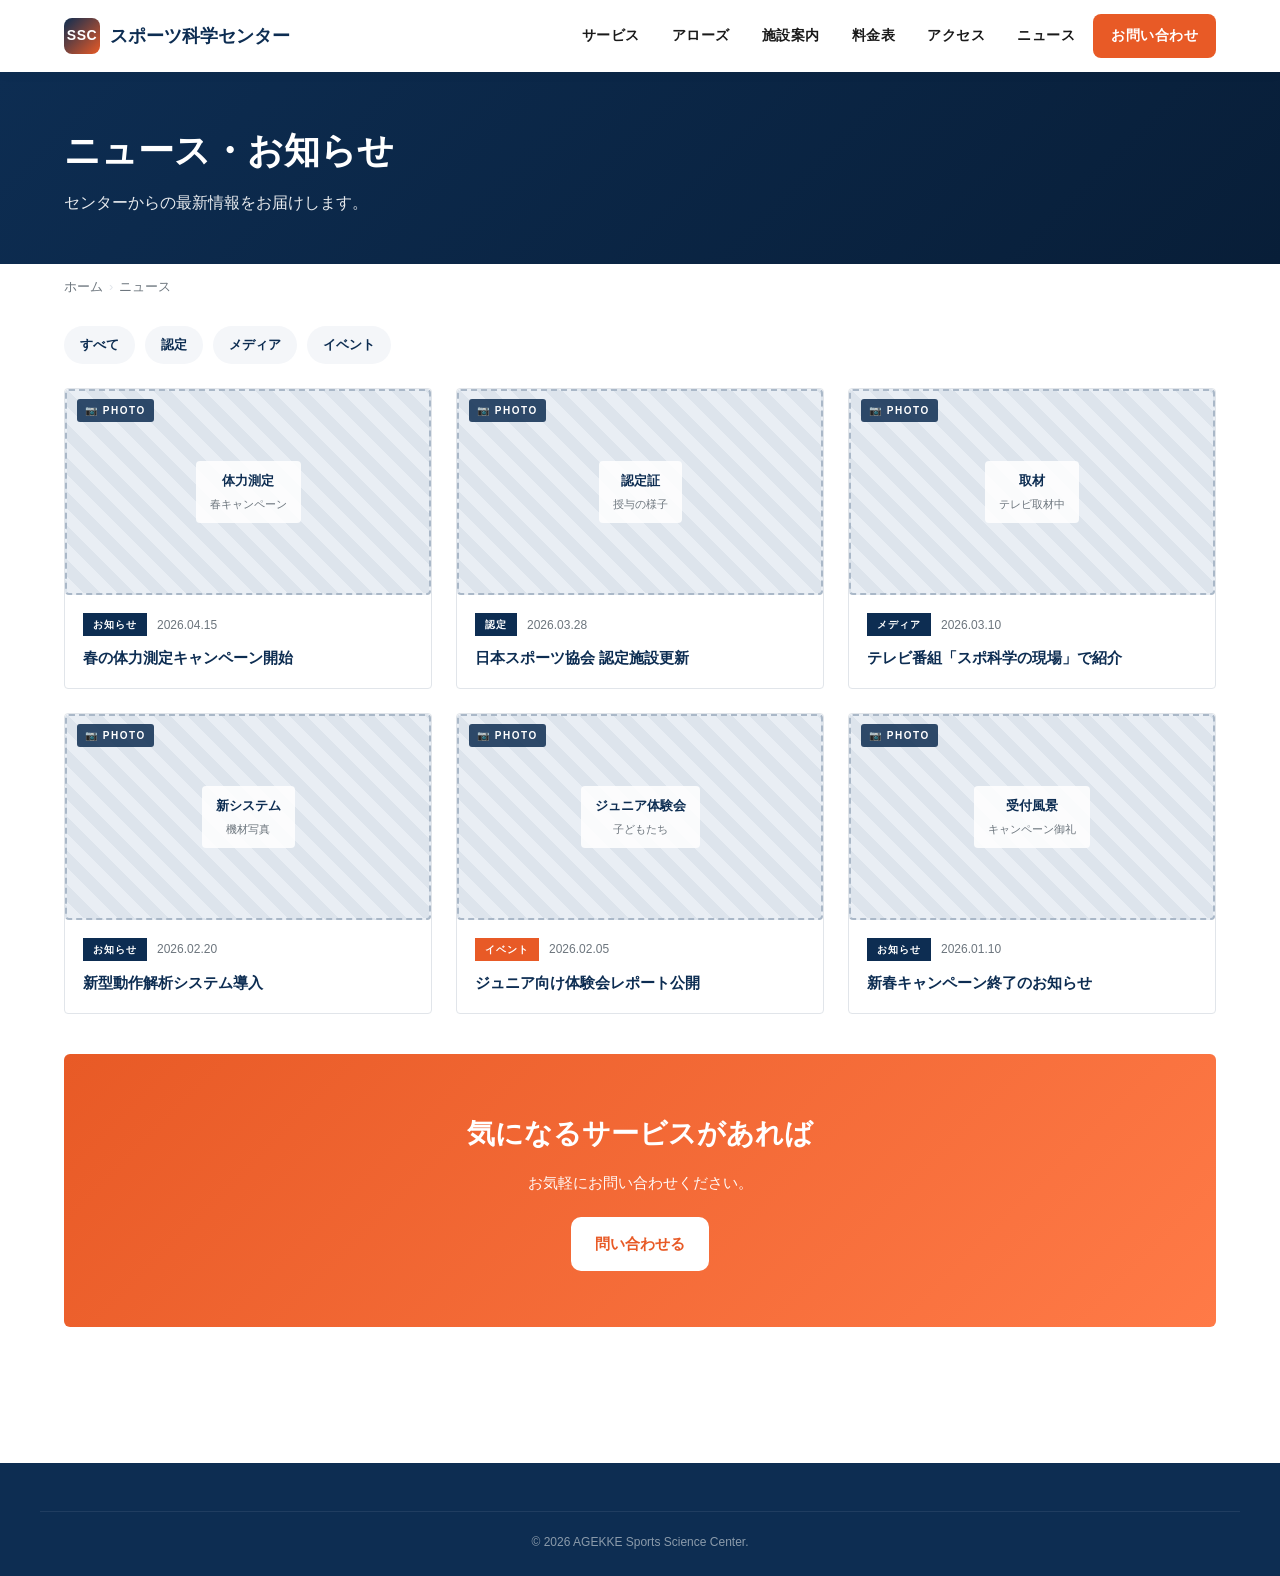
<file: news.html>
<!DOCTYPE html>
<html lang="ja">
<head>
<meta charset="UTF-8">
<meta name="viewport" content="width=device-width,initial-scale=1">
<title>ニュース | スポーツ科学センター</title>
<link rel="stylesheet" href="style.css">
</head>
<body>

<header class="header">
  <div class="header-inner">
    <a href="index.html" class="logo"><span class="logo-mark">SSC</span><span>スポーツ科学センター</span></a>
    <button class="menu-toggle" onclick="toggleMenu()">☰</button>
    <nav class="nav" id="nav">
      <a href="index.html#services">サービス</a>
      <a href="arrows.html">アローズ</a>
      <a href="facility.html">施設案内</a>
      <a href="pricing.html">料金表</a>
      <a href="access.html">アクセス</a>
      <a href="news.html">ニュース</a>
      <a href="contact.html" class="cta">お問い合わせ</a>
    </nav>
  </div>
</header>

<section class="page-hero">
  <div class="container">
    <h1>ニュース・お知らせ</h1>
    <p>センターからの最新情報をお届けします。</p>
  </div>
</section>

<div class="container">
  <div class="breadcrumb">
    <a href="index.html">ホーム</a><span>›</span>ニュース
  </div>
</div>

<section class="section" style="padding-top:16px">
  <div class="container">
    <div class="anchor-row">
      <a href="#all">すべて</a>
      <a href="#cert">認定</a>
      <a href="#media">メディア</a>
      <a href="#event">イベント</a>
    </div>

    <div class="news-grid" id="all">
      <article class="news-card">
        <div class="news-thumb img-ph"><div class="ph-note">体力測定<small>春キャンペーン</small></div></div>
        <div class="news-body">
          <div class="news-meta"><span class="news-cat">お知らせ</span><span class="news-date">2026.04.15</span></div>
          <h4>春の体力測定キャンペーン開始</h4>
        </div>
      </article>
      <article class="news-card">
        <div class="news-thumb img-ph"><div class="ph-note">認定証<small>授与の様子</small></div></div>
        <div class="news-body">
          <div class="news-meta"><span class="news-cat">認定</span><span class="news-date">2026.03.28</span></div>
          <h4>日本スポーツ協会 認定施設更新</h4>
        </div>
      </article>
      <article class="news-card">
        <div class="news-thumb img-ph"><div class="ph-note">取材<small>テレビ取材中</small></div></div>
        <div class="news-body">
          <div class="news-meta"><span class="news-cat">メディア</span><span class="news-date">2026.03.10</span></div>
          <h4>テレビ番組「スポ科学の現場」で紹介</h4>
        </div>
      </article>
      <article class="news-card">
        <div class="news-thumb img-ph"><div class="ph-note">新システム<small>機材写真</small></div></div>
        <div class="news-body">
          <div class="news-meta"><span class="news-cat">お知らせ</span><span class="news-date">2026.02.20</span></div>
          <h4>新型動作解析システム導入</h4>
        </div>
      </article>
      <article class="news-card">
        <div class="news-thumb img-ph"><div class="ph-note">ジュニア体験会<small>子どもたち</small></div></div>
        <div class="news-body">
          <div class="news-meta"><span class="news-cat event">イベント</span><span class="news-date">2026.02.05</span></div>
          <h4>ジュニア向け体験会レポート公開</h4>
        </div>
      </article>
      <article class="news-card">
        <div class="news-thumb img-ph"><div class="ph-note">受付風景<small>キャンペーン御礼</small></div></div>
        <div class="news-body">
          <div class="news-meta"><span class="news-cat">お知らせ</span><span class="news-date">2026.01.10</span></div>
          <h4>新春キャンペーン終了のお知らせ</h4>
        </div>
      </article>
    </div>

    <div class="contact-cta">
      <h2>気になるサービスがあれば</h2>
      <p>お気軽にお問い合わせください。</p>
      <div class="btns"><a href="contact.html" class="btn btn-white">問い合わせる</a></div>
    </div>
  </div>
</section>

<footer class="footer">
  <div class="footer-inner">
    <div class="footer-bottom">© 2026 AGEKKE Sports Science Center.</div>
  </div>
</footer>

<script src="app.js"></script>
</body>
</html>
</file>
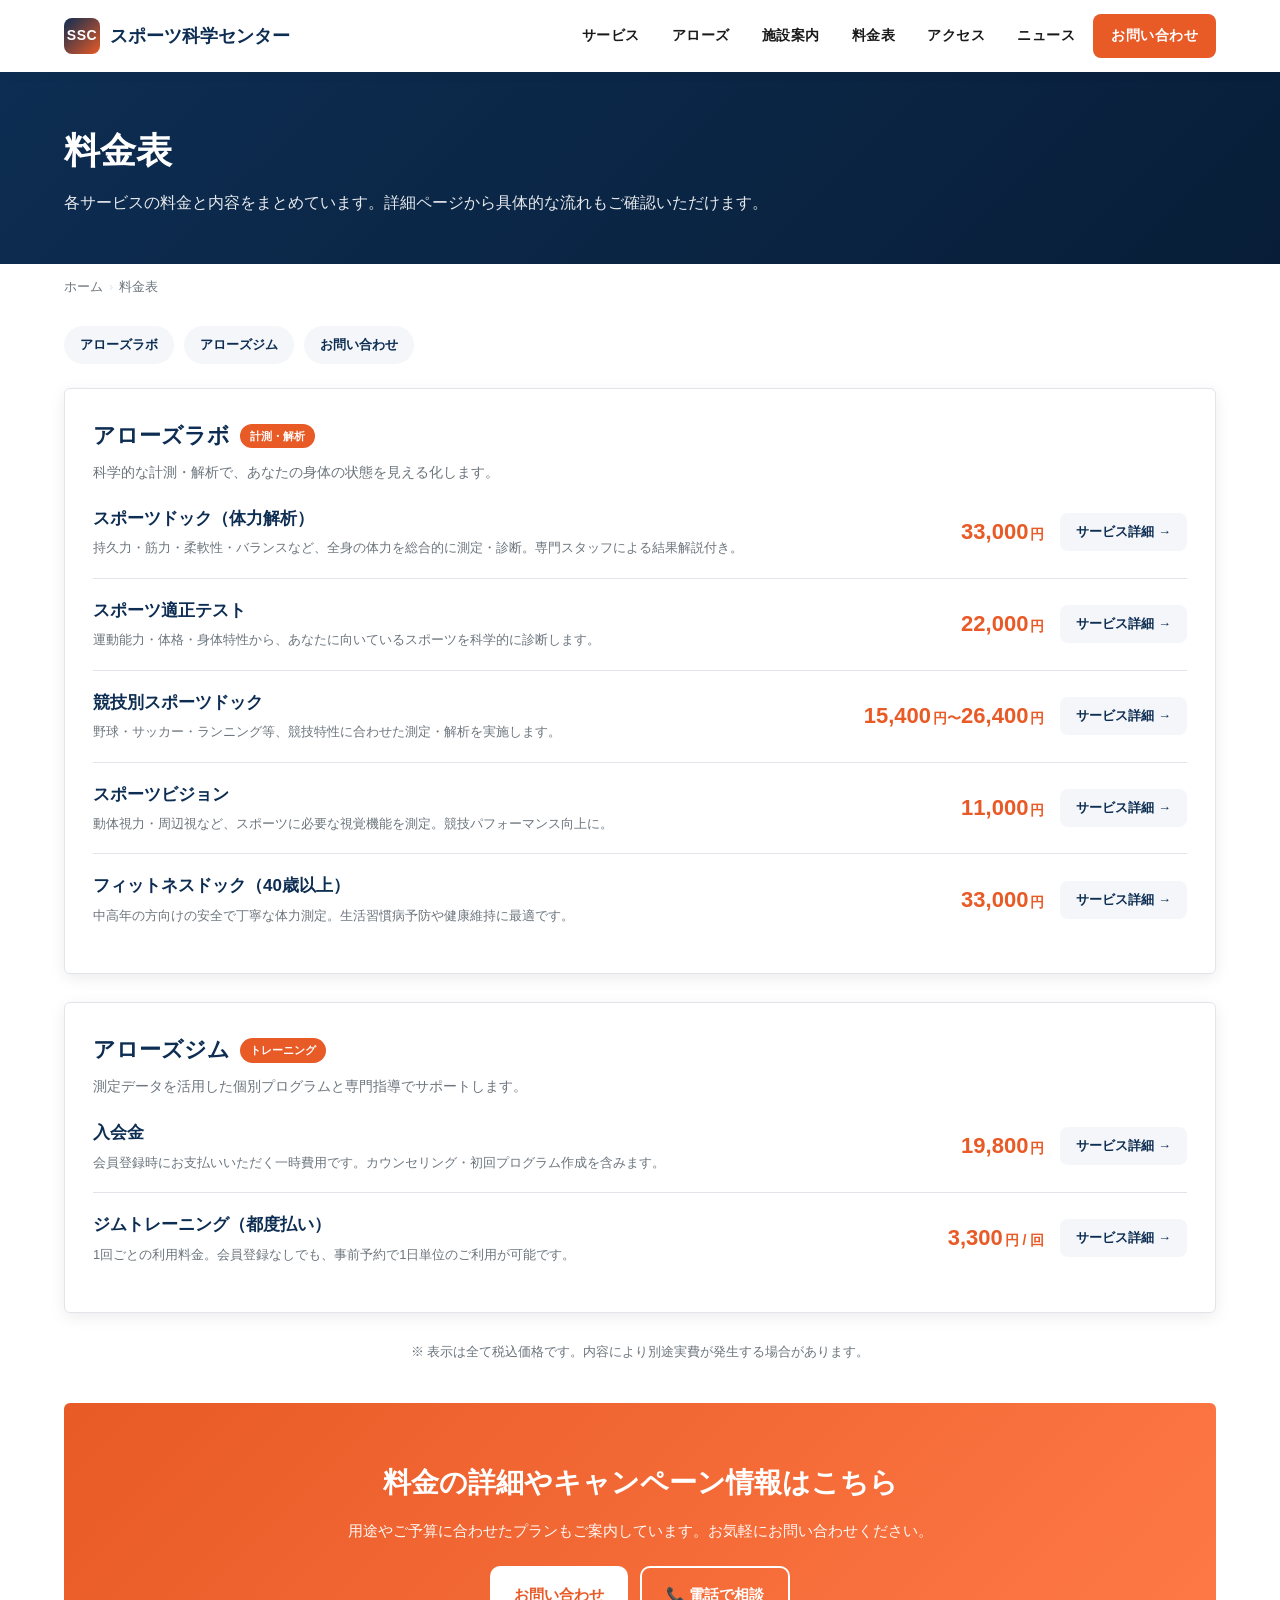
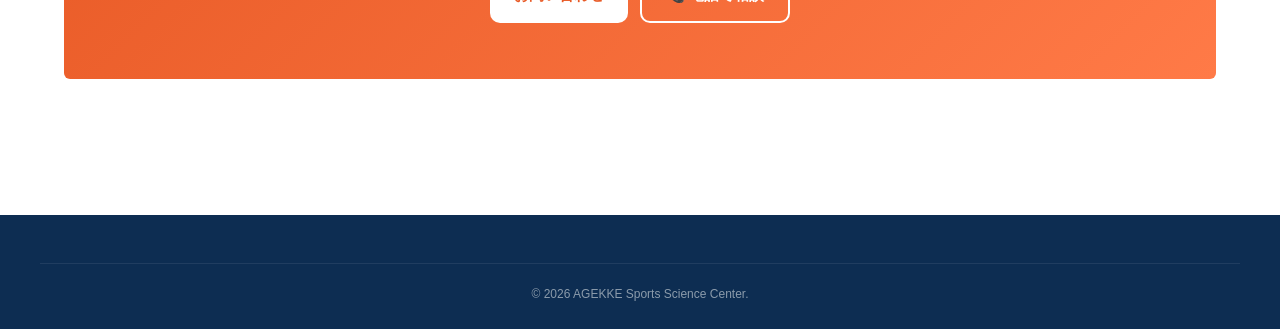
<file: pricing.html>
<!DOCTYPE html>
<html lang="ja">
<head>
<meta charset="UTF-8">
<meta name="viewport" content="width=device-width,initial-scale=1">
<title>料金表 | スポーツ科学センター</title>
<link rel="stylesheet" href="style.css">
</head>
<body>

<header class="header">
  <div class="header-inner">
    <a href="index.html" class="logo"><span class="logo-mark">SSC</span><span>スポーツ科学センター</span></a>
    <button class="menu-toggle" onclick="toggleMenu()">☰</button>
    <nav class="nav" id="nav">
      <a href="index.html#services">サービス</a>
      <a href="arrows.html">アローズ</a>
      <a href="facility.html">施設案内</a>
      <a href="pricing.html">料金表</a>
      <a href="access.html">アクセス</a>
      <a href="news.html">ニュース</a>
      <a href="contact.html" class="cta">お問い合わせ</a>
    </nav>
  </div>
</header>

<section class="page-hero">
  <div class="container">
    <h1>料金表</h1>
    <p>各サービスの料金と内容をまとめています。詳細ページから具体的な流れもご確認いただけます。</p>
  </div>
</section>

<div class="container">
  <div class="breadcrumb">
    <a href="index.html">ホーム</a><span>›</span>料金表
  </div>
</div>

<section class="section" style="padding-top:16px">
  <div class="container">

    <div class="anchor-row">
      <a href="#lab">アローズラボ</a>
      <a href="#gym">アローズジム</a>
      <a href="contact.html">お問い合わせ</a>
    </div>

    <!-- アローズラボ -->
    <div class="pricing-group" id="lab">
      <h3>アローズラボ <span class="tag">計測・解析</span></h3>
      <p class="intro">科学的な計測・解析で、あなたの身体の状態を見える化します。</p>

      <div class="pricing-item">
        <div>
          <h4>スポーツドック（体力解析）</h4>
          <p>持久力・筋力・柔軟性・バランスなど、全身の体力を総合的に測定・診断。専門スタッフによる結果解説付き。</p>
        </div>
        <div class="price">33,000<span class="yen">円</span></div>
        <a href="service-body.html" class="detail-link">サービス詳細 →</a>
      </div>

      <div class="pricing-item">
        <div>
          <h4>スポーツ適正テスト</h4>
          <p>運動能力・体格・身体特性から、あなたに向いているスポーツを科学的に診断します。</p>
        </div>
        <div class="price">22,000<span class="yen">円</span></div>
        <a href="service-body.html" class="detail-link">サービス詳細 →</a>
      </div>

      <div class="pricing-item">
        <div>
          <h4>競技別スポーツドック</h4>
          <p>野球・サッカー・ランニング等、競技特性に合わせた測定・解析を実施します。</p>
        </div>
        <div class="price">15,400<span class="yen">円〜</span>26,400<span class="yen">円</span></div>
        <a href="service-motion.html" class="detail-link">サービス詳細 →</a>
      </div>

      <div class="pricing-item">
        <div>
          <h4>スポーツビジョン</h4>
          <p>動体視力・周辺視など、スポーツに必要な視覚機能を測定。競技パフォーマンス向上に。</p>
        </div>
        <div class="price">11,000<span class="yen">円</span></div>
        <a href="service-motion.html" class="detail-link">サービス詳細 →</a>
      </div>

      <div class="pricing-item">
        <div>
          <h4>フィットネスドック（40歳以上）</h4>
          <p>中高年の方向けの安全で丁寧な体力測定。生活習慣病予防や健康維持に最適です。</p>
        </div>
        <div class="price">33,000<span class="yen">円</span></div>
        <a href="service-body.html" class="detail-link">サービス詳細 →</a>
      </div>
    </div>

    <!-- アローズジム -->
    <div class="pricing-group" id="gym">
      <h3>アローズジム <span class="tag">トレーニング</span></h3>
      <p class="intro">測定データを活用した個別プログラムと専門指導でサポートします。</p>

      <div class="pricing-item">
        <div>
          <h4>入会金</h4>
          <p>会員登録時にお支払いいただく一時費用です。カウンセリング・初回プログラム作成を含みます。</p>
        </div>
        <div class="price">19,800<span class="yen">円</span></div>
        <a href="service-fitness.html" class="detail-link">サービス詳細 →</a>
      </div>

      <div class="pricing-item">
        <div>
          <h4>ジムトレーニング（都度払い）</h4>
          <p>1回ごとの利用料金。会員登録なしでも、事前予約で1日単位のご利用が可能です。</p>
        </div>
        <div class="price">3,300<span class="yen">円 / 回</span></div>
        <a href="service-fitness.html" class="detail-link">サービス詳細 →</a>
      </div>
    </div>

    <p class="muted" style="font-size:13px;text-align:center">※ 表示は全て税込価格です。内容により別途実費が発生する場合があります。</p>

    <div class="contact-cta">
      <h2>料金の詳細やキャンペーン情報はこちら</h2>
      <p>用途やご予算に合わせたプランもご案内しています。お気軽にお問い合わせください。</p>
      <div class="btns">
        <a href="contact.html" class="btn btn-white">お問い合わせ</a>
        <a href="tel:0000000000" class="btn btn-outline-white">📞 電話で相談</a>
      </div>
    </div>
  </div>
</section>

<footer class="footer">
  <div class="footer-inner">
    <div class="footer-bottom">© 2026 AGEKKE Sports Science Center.</div>
  </div>
</footer>

<script src="app.js"></script>
</body>
</html>
</file>
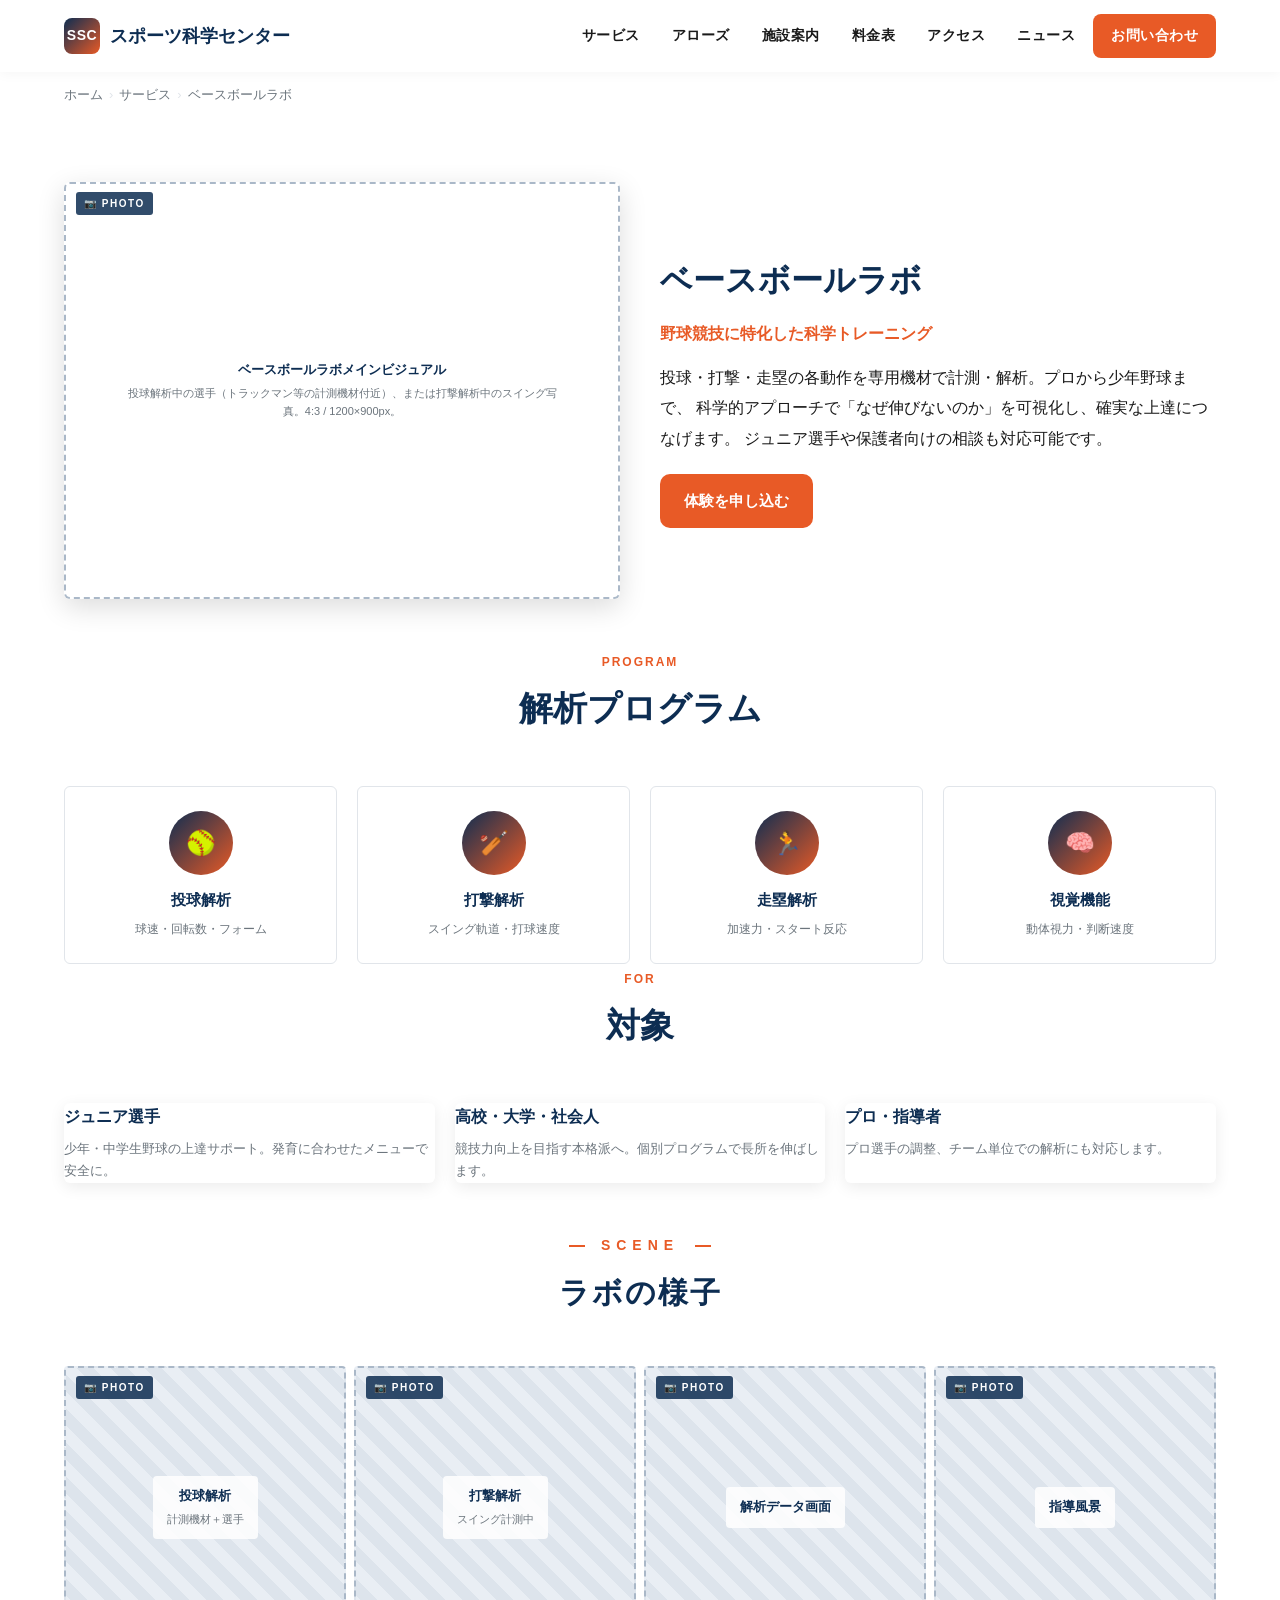
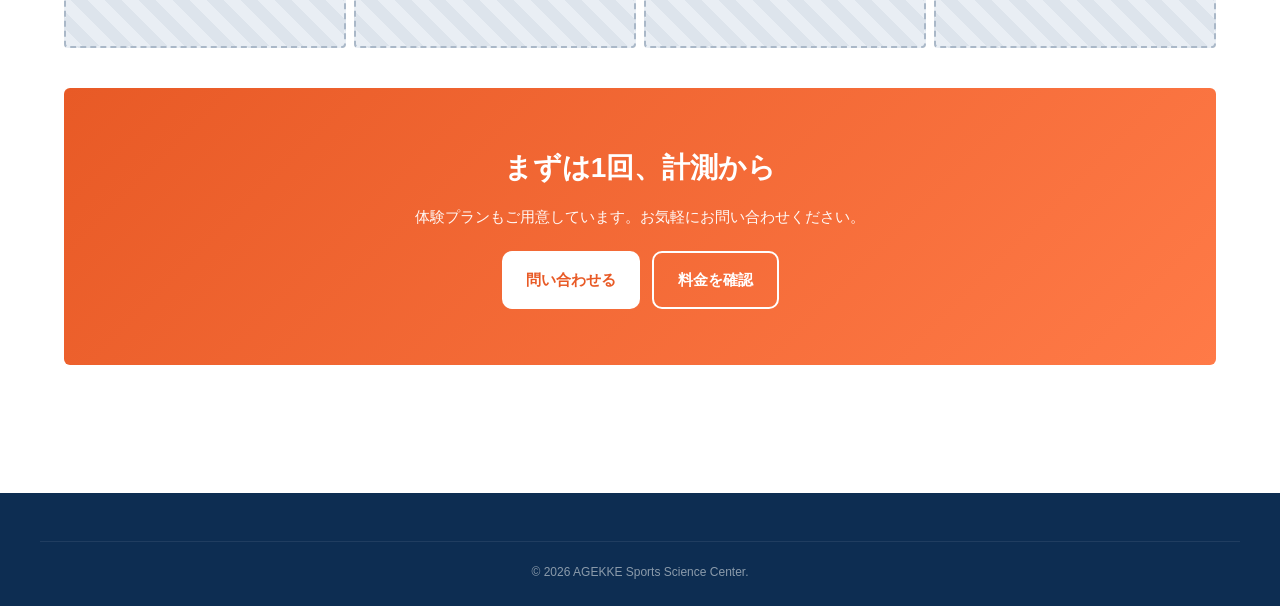
<file: service-baseball.html>
<!DOCTYPE html>
<html lang="ja">
<head>
<meta charset="UTF-8">
<meta name="viewport" content="width=device-width,initial-scale=1">
<title>ベースボールラボ | スポーツ科学センター</title>
<link rel="stylesheet" href="style.css">
</head>
<body>

<header class="header">
  <div class="header-inner">
    <a href="index.html" class="logo"><span class="logo-mark">SSC</span><span>スポーツ科学センター</span></a>
    <button class="menu-toggle" onclick="toggleMenu()">☰</button>
    <nav class="nav" id="nav">
      <a href="index.html#services">サービス</a>
      <a href="arrows.html">アローズ</a>
      <a href="facility.html">施設案内</a>
      <a href="pricing.html">料金表</a>
      <a href="access.html">アクセス</a>
      <a href="news.html">ニュース</a>
      <a href="contact.html" class="cta">お問い合わせ</a>
    </nav>
  </div>
</header>

<div class="container">
  <div class="breadcrumb">
    <a href="index.html">ホーム</a><span>›</span><a href="index.html#services">サービス</a><span>›</span>ベースボールラボ
  </div>
</div>

<section class="service-detail">
  <div class="container">
    <div class="lead-section">
      <div class="visual-main img-ph" style="background:none;color:inherit;font-size:inherit">
        <div class="ph-note">
          <strong>ベースボールラボメインビジュアル</strong>
          <small>投球解析中の選手（トラックマン等の計測機材付近）、または打撃解析中のスイング写真。4:3 / 1200×900px。</small>
        </div>
      </div>
      <div>
        <h1>ベースボールラボ</h1>
        <div class="subtitle">野球競技に特化した科学トレーニング</div>
        <p class="description">
          投球・打撃・走塁の各動作を専用機材で計測・解析。プロから少年野球まで、
          科学的アプローチで「なぜ伸びないのか」を可視化し、確実な上達につなげます。
          ジュニア選手や保護者向けの相談も対応可能です。
        </p>
        <a href="contact.html" class="btn btn-primary">体験を申し込む</a>
      </div>
    </div>

    <div class="section-title">
      <span class="eyebrow">PROGRAM</span>
      <h2>解析プログラム</h2>
    </div>
    <div class="cert-grid">
      <div class="cert"><div class="badge">🥎</div><h4>投球解析</h4><p>球速・回転数・フォーム</p></div>
      <div class="cert"><div class="badge">🏏</div><h4>打撃解析</h4><p>スイング軌道・打球速度</p></div>
      <div class="cert"><div class="badge">🏃</div><h4>走塁解析</h4><p>加速力・スタート反応</p></div>
      <div class="cert"><div class="badge">🧠</div><h4>視覚機能</h4><p>動体視力・判断速度</p></div>
    </div>

    <div class="section-title">
      <span class="eyebrow">FOR</span>
      <h2>対象</h2>
    </div>
    <div class="activity-grid">
      <div class="activity"><h4>ジュニア選手</h4><p>少年・中学生野球の上達サポート。発育に合わせたメニューで安全に。</p></div>
      <div class="activity"><h4>高校・大学・社会人</h4><p>競技力向上を目指す本格派へ。個別プログラムで長所を伸ばします。</p></div>
      <div class="activity"><h4>プロ・指導者</h4><p>プロ選手の調整、チーム単位での解析にも対応します。</p></div>
    </div>

    <div class="heading-block" style="margin-top:48px">
      <span class="en">SCENE</span>
      <h2>ラボの様子</h2>
    </div>
    <div class="gallery">
      <div class="img-ph"><div class="ph-note">投球解析<small>計測機材＋選手</small></div></div>
      <div class="img-ph"><div class="ph-note">打撃解析<small>スイング計測中</small></div></div>
      <div class="img-ph"><div class="ph-note">解析データ画面</div></div>
      <div class="img-ph"><div class="ph-note">指導風景</div></div>
    </div>

    <div class="contact-cta">
      <h2>まずは1回、計測から</h2>
      <p>体験プランもご用意しています。お気軽にお問い合わせください。</p>
      <div class="btns">
        <a href="contact.html" class="btn btn-white">問い合わせる</a>
        <a href="pricing.html" class="btn btn-outline-white">料金を確認</a>
      </div>
    </div>
  </div>
</section>

<footer class="footer">
  <div class="footer-inner">
    <div class="footer-bottom">© 2026 AGEKKE Sports Science Center.</div>
  </div>
</footer>

<script src="app.js"></script>
</body>
</html>
</file>
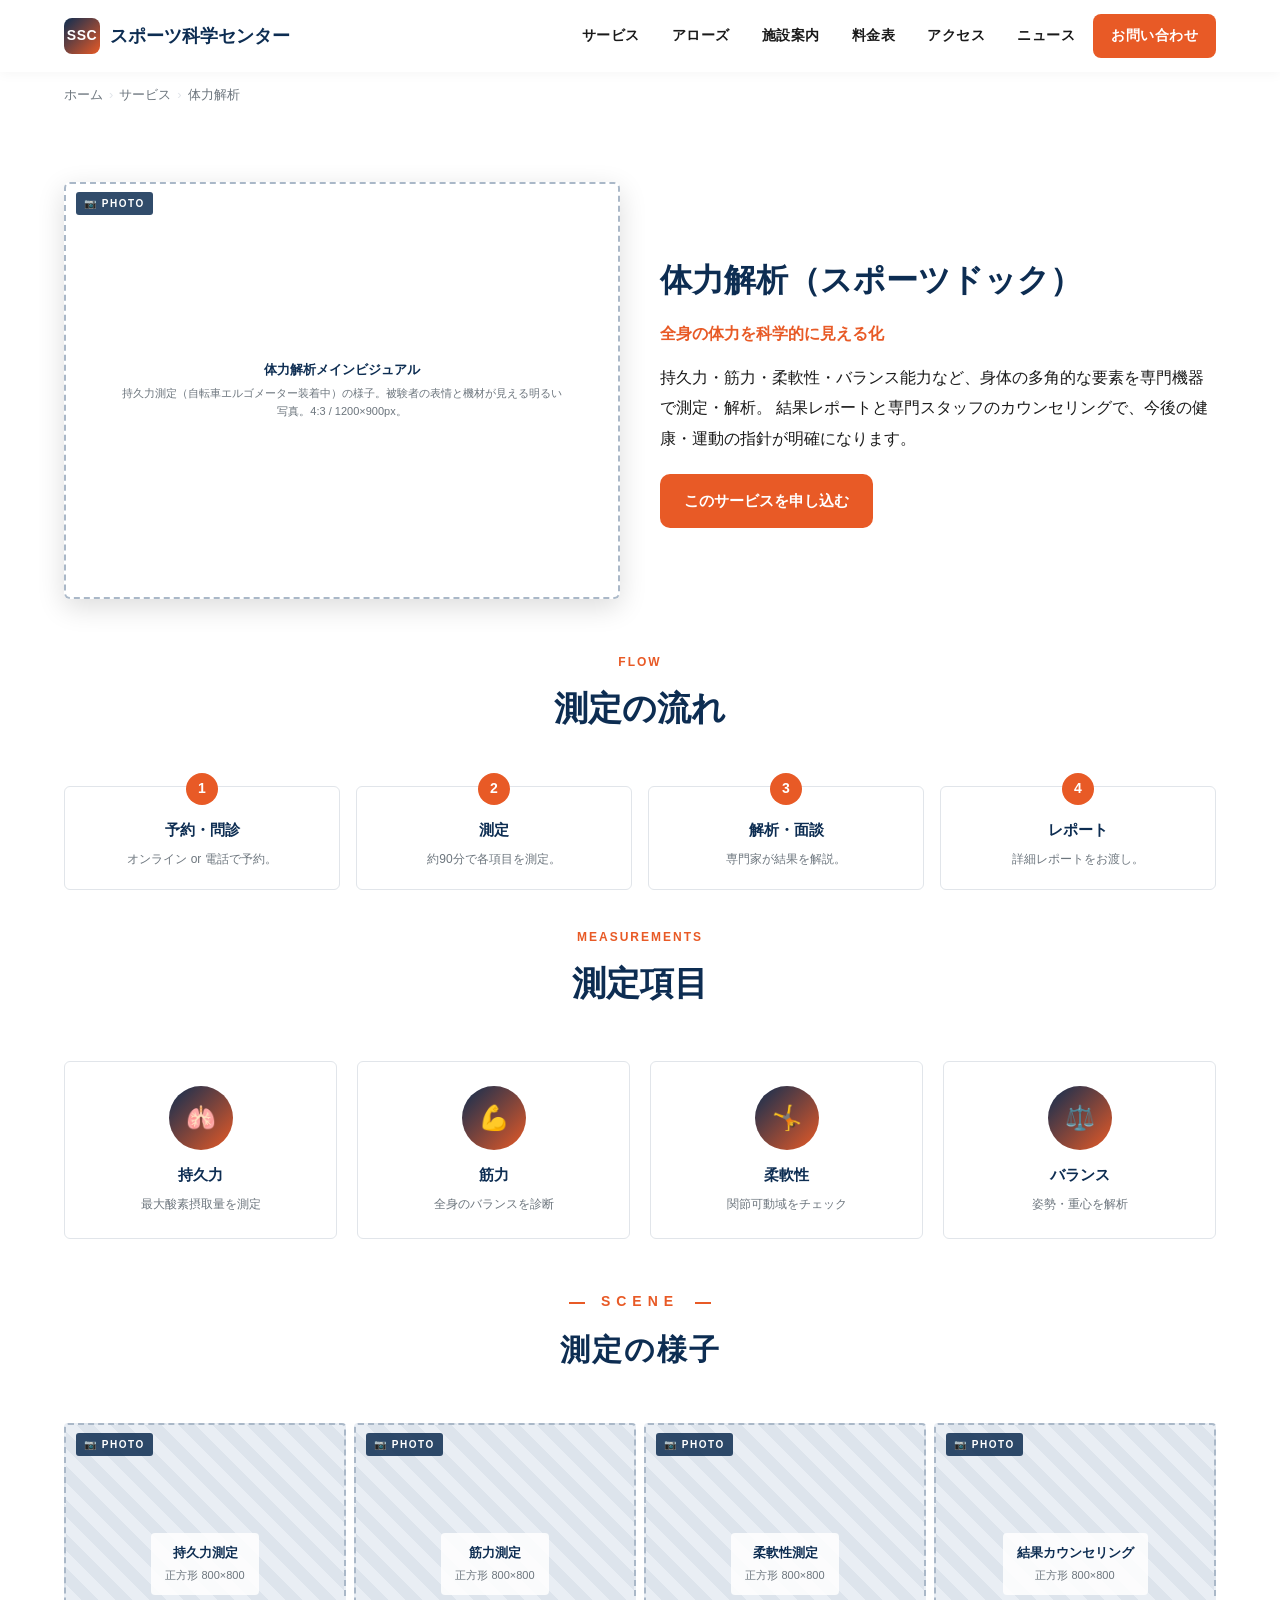
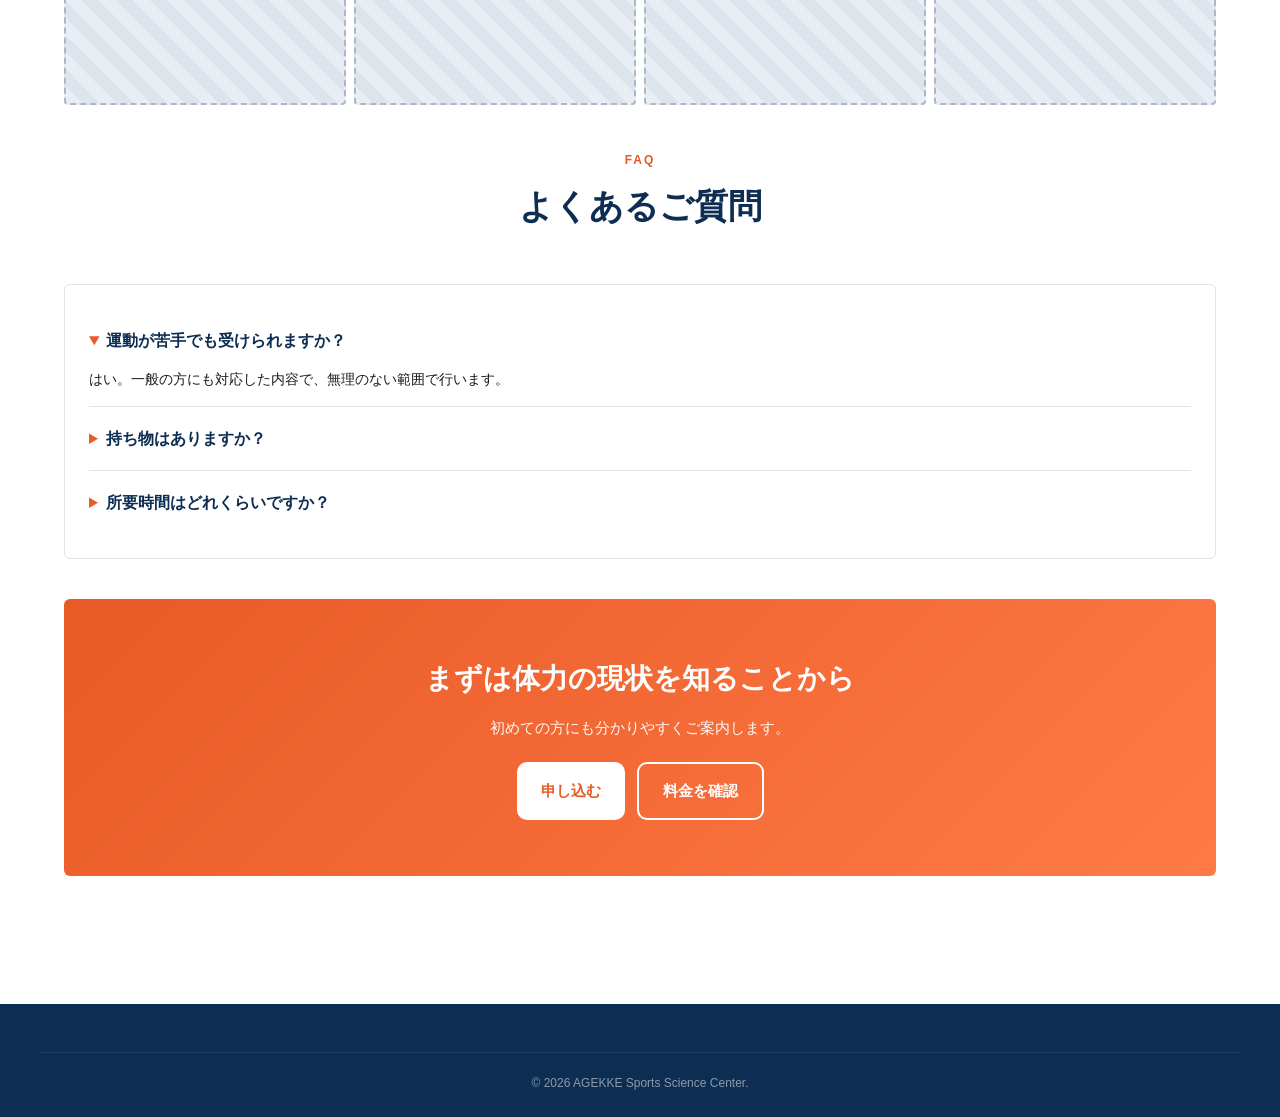
<file: service-body.html>
<!DOCTYPE html>
<html lang="ja">
<head>
<meta charset="UTF-8">
<meta name="viewport" content="width=device-width,initial-scale=1">
<title>体力解析（スポーツドック） | スポーツ科学センター</title>
<link rel="stylesheet" href="style.css">
</head>
<body>

<header class="header">
  <div class="header-inner">
    <a href="index.html" class="logo"><span class="logo-mark">SSC</span><span>スポーツ科学センター</span></a>
    <button class="menu-toggle" onclick="toggleMenu()">☰</button>
    <nav class="nav" id="nav">
      <a href="index.html#services">サービス</a>
      <a href="arrows.html">アローズ</a>
      <a href="facility.html">施設案内</a>
      <a href="pricing.html">料金表</a>
      <a href="access.html">アクセス</a>
      <a href="news.html">ニュース</a>
      <a href="contact.html" class="cta">お問い合わせ</a>
    </nav>
  </div>
</header>

<div class="container">
  <div class="breadcrumb">
    <a href="index.html">ホーム</a><span>›</span><a href="index.html#services">サービス</a><span>›</span>体力解析
  </div>
</div>

<section class="service-detail">
  <div class="container">
    <div class="lead-section">
      <div class="visual-main img-ph" style="background:none;color:inherit;font-size:inherit">
        <div class="ph-note">
          <strong>体力解析メインビジュアル</strong>
          <small>持久力測定（自転車エルゴメーター装着中）の様子。被験者の表情と機材が見える明るい写真。4:3 / 1200×900px。</small>
        </div>
      </div>
      <div>
        <h1>体力解析（スポーツドック）</h1>
        <div class="subtitle">全身の体力を科学的に見える化</div>
        <p class="description">
          持久力・筋力・柔軟性・バランス能力など、身体の多角的な要素を専門機器で測定・解析。
          結果レポートと専門スタッフのカウンセリングで、今後の健康・運動の指針が明確になります。
        </p>
        <a href="contact.html" class="btn btn-primary">このサービスを申し込む</a>
      </div>
    </div>

    <div class="section-title">
      <span class="eyebrow">FLOW</span>
      <h2>測定の流れ</h2>
    </div>
    <div class="flow-grid">
      <div class="flow-step"><div class="num">1</div><h4>予約・問診</h4><p>オンライン or 電話で予約。</p></div>
      <div class="flow-step"><div class="num">2</div><h4>測定</h4><p>約90分で各項目を測定。</p></div>
      <div class="flow-step"><div class="num">3</div><h4>解析・面談</h4><p>専門家が結果を解説。</p></div>
      <div class="flow-step"><div class="num">4</div><h4>レポート</h4><p>詳細レポートをお渡し。</p></div>
    </div>

    <div class="section-title">
      <span class="eyebrow">MEASUREMENTS</span>
      <h2>測定項目</h2>
    </div>
    <div class="cert-grid">
      <div class="cert"><div class="badge">🫁</div><h4>持久力</h4><p>最大酸素摂取量を測定</p></div>
      <div class="cert"><div class="badge">💪</div><h4>筋力</h4><p>全身のバランスを診断</p></div>
      <div class="cert"><div class="badge">🤸</div><h4>柔軟性</h4><p>関節可動域をチェック</p></div>
      <div class="cert"><div class="badge">⚖️</div><h4>バランス</h4><p>姿勢・重心を解析</p></div>
    </div>

    <div class="heading-block" style="margin-top:48px">
      <span class="en">SCENE</span>
      <h2>測定の様子</h2>
    </div>
    <div class="gallery">
      <div class="img-ph"><div class="ph-note">持久力測定<small>正方形 800×800</small></div></div>
      <div class="img-ph"><div class="ph-note">筋力測定<small>正方形 800×800</small></div></div>
      <div class="img-ph"><div class="ph-note">柔軟性測定<small>正方形 800×800</small></div></div>
      <div class="img-ph"><div class="ph-note">結果カウンセリング<small>正方形 800×800</small></div></div>
    </div>

    <div class="section-title" style="margin-top:40px">
      <span class="eyebrow">FAQ</span>
      <h2>よくあるご質問</h2>
    </div>
    <div class="faq">
      <details open><summary>運動が苦手でも受けられますか？</summary><p>はい。一般の方にも対応した内容で、無理のない範囲で行います。</p></details>
      <details><summary>持ち物はありますか？</summary><p>運動しやすい服装と室内用シューズ、タオルをお持ちください。</p></details>
      <details><summary>所要時間はどれくらいですか？</summary><p>測定・面談を含めて約90〜120分です。</p></details>
    </div>

    <div class="contact-cta">
      <h2>まずは体力の現状を知ることから</h2>
      <p>初めての方にも分かりやすくご案内します。</p>
      <div class="btns">
        <a href="contact.html" class="btn btn-white">申し込む</a>
        <a href="pricing.html" class="btn btn-outline-white">料金を確認</a>
      </div>
    </div>
  </div>
</section>

<footer class="footer">
  <div class="footer-inner">
    <div class="footer-bottom">© 2026 AGEKKE Sports Science Center.</div>
  </div>
</footer>

<script src="app.js"></script>
</body>
</html>
</file>
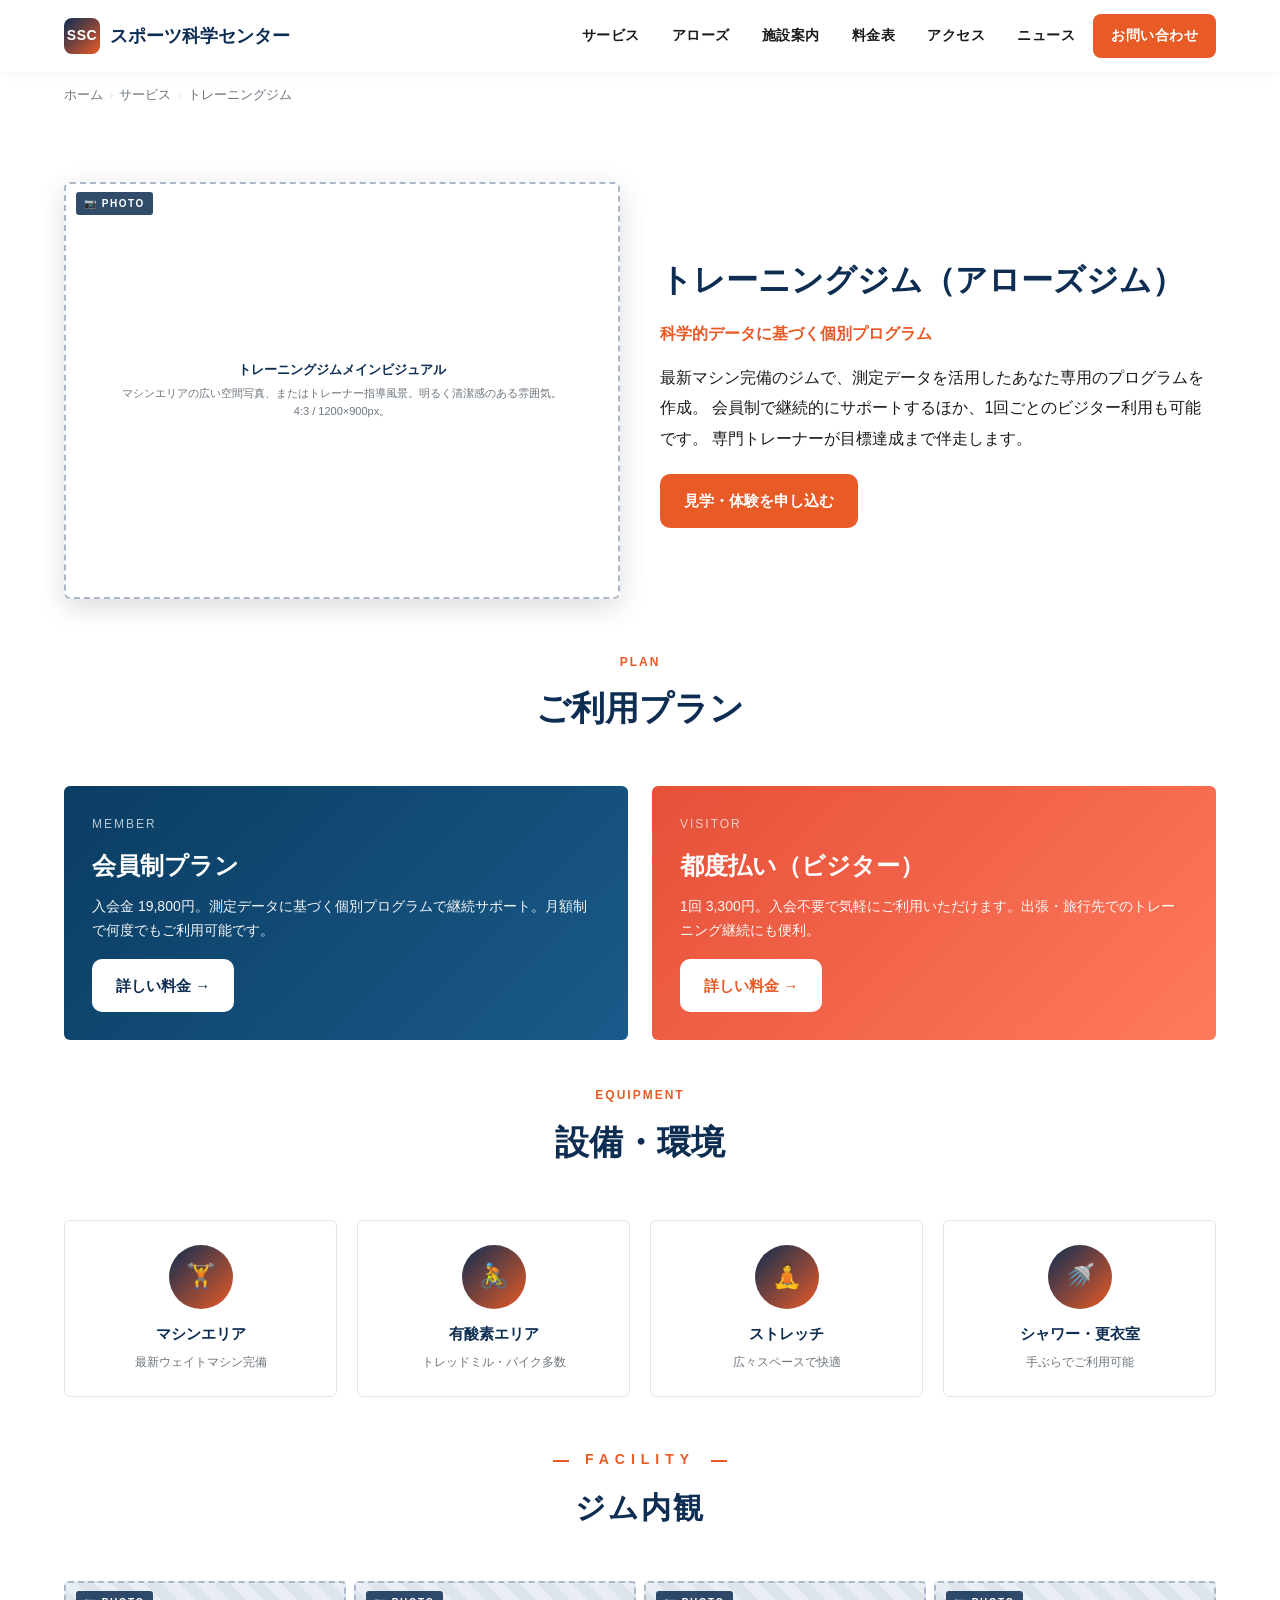
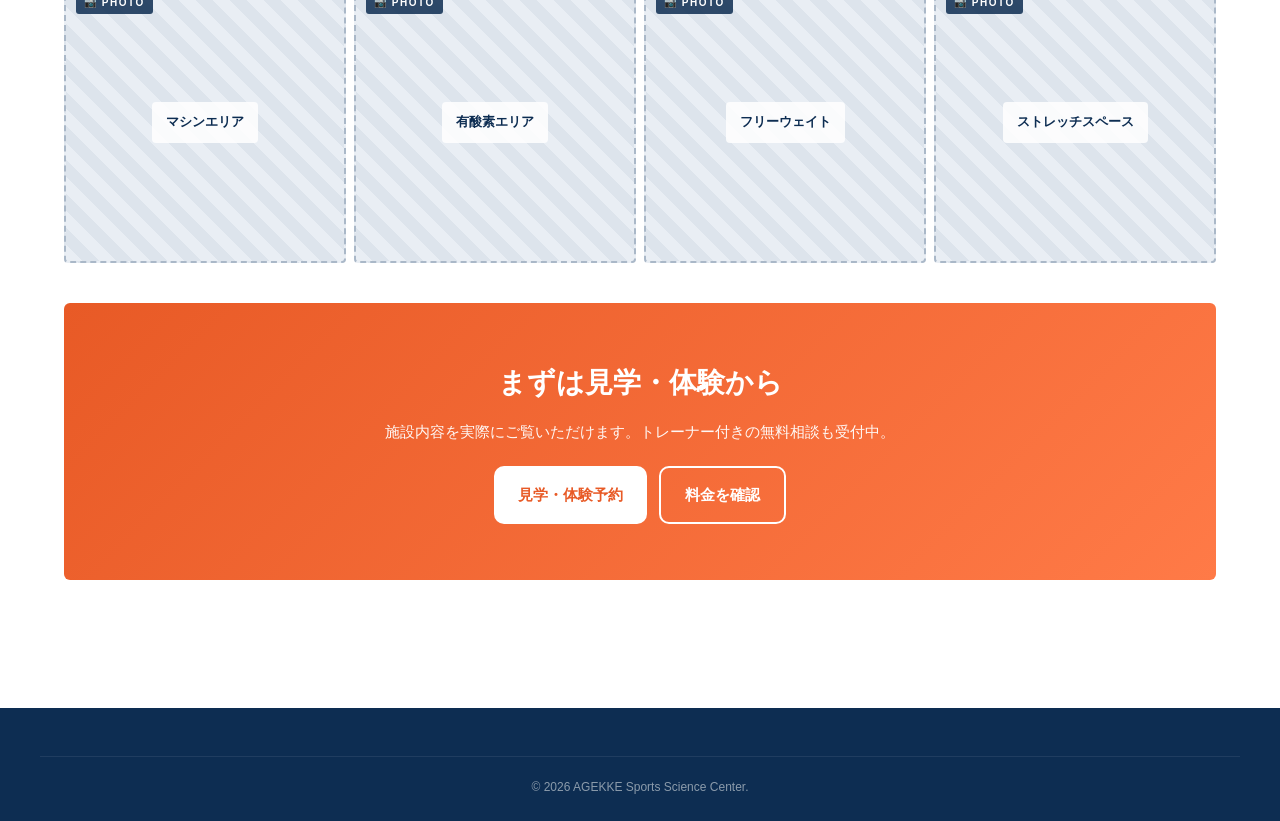
<file: service-fitness.html>
<!DOCTYPE html>
<html lang="ja">
<head>
<meta charset="UTF-8">
<meta name="viewport" content="width=device-width,initial-scale=1">
<title>トレーニングジム | スポーツ科学センター</title>
<link rel="stylesheet" href="style.css">
</head>
<body>

<header class="header">
  <div class="header-inner">
    <a href="index.html" class="logo"><span class="logo-mark">SSC</span><span>スポーツ科学センター</span></a>
    <button class="menu-toggle" onclick="toggleMenu()">☰</button>
    <nav class="nav" id="nav">
      <a href="index.html#services">サービス</a>
      <a href="arrows.html">アローズ</a>
      <a href="facility.html">施設案内</a>
      <a href="pricing.html">料金表</a>
      <a href="access.html">アクセス</a>
      <a href="news.html">ニュース</a>
      <a href="contact.html" class="cta">お問い合わせ</a>
    </nav>
  </div>
</header>

<div class="container">
  <div class="breadcrumb">
    <a href="index.html">ホーム</a><span>›</span><a href="index.html#services">サービス</a><span>›</span>トレーニングジム
  </div>
</div>

<section class="service-detail">
  <div class="container">
    <div class="lead-section">
      <div class="visual-main img-ph" style="background:none;color:inherit;font-size:inherit">
        <div class="ph-note">
          <strong>トレーニングジムメインビジュアル</strong>
          <small>マシンエリアの広い空間写真、またはトレーナー指導風景。明るく清潔感のある雰囲気。4:3 / 1200×900px。</small>
        </div>
      </div>
      <div>
        <h1>トレーニングジム（アローズジム）</h1>
        <div class="subtitle">科学的データに基づく個別プログラム</div>
        <p class="description">
          最新マシン完備のジムで、測定データを活用したあなた専用のプログラムを作成。
          会員制で継続的にサポートするほか、1回ごとのビジター利用も可能です。
          専門トレーナーが目標達成まで伴走します。
        </p>
        <a href="contact.html" class="btn btn-primary">見学・体験を申し込む</a>
      </div>
    </div>

    <div class="section-title">
      <span class="eyebrow">PLAN</span>
      <h2>ご利用プラン</h2>
    </div>
    <div class="arrows-grid">
      <div class="arrows-card lab">
        <div class="en">MEMBER</div>
        <h3>会員制プラン</h3>
        <p>入会金 19,800円。測定データに基づく個別プログラムで継続サポート。月額制で何度でもご利用可能です。</p>
        <a href="pricing.html" class="btn">詳しい料金 →</a>
      </div>
      <div class="arrows-card gym">
        <div class="en">VISITOR</div>
        <h3>都度払い（ビジター）</h3>
        <p>1回 3,300円。入会不要で気軽にご利用いただけます。出張・旅行先でのトレーニング継続にも便利。</p>
        <a href="pricing.html" class="btn">詳しい料金 →</a>
      </div>
    </div>

    <div class="section-title" style="margin-top:40px">
      <span class="eyebrow">EQUIPMENT</span>
      <h2>設備・環境</h2>
    </div>
    <div class="cert-grid">
      <div class="cert"><div class="badge">🏋️</div><h4>マシンエリア</h4><p>最新ウェイトマシン完備</p></div>
      <div class="cert"><div class="badge">🚴</div><h4>有酸素エリア</h4><p>トレッドミル・バイク多数</p></div>
      <div class="cert"><div class="badge">🧘</div><h4>ストレッチ</h4><p>広々スペースで快適</p></div>
      <div class="cert"><div class="badge">🚿</div><h4>シャワー・更衣室</h4><p>手ぶらでご利用可能</p></div>
    </div>

    <div class="heading-block" style="margin-top:48px">
      <span class="en">FACILITY</span>
      <h2>ジム内観</h2>
    </div>
    <div class="gallery">
      <div class="img-ph"><div class="ph-note">マシンエリア</div></div>
      <div class="img-ph"><div class="ph-note">有酸素エリア</div></div>
      <div class="img-ph"><div class="ph-note">フリーウェイト</div></div>
      <div class="img-ph"><div class="ph-note">ストレッチスペース</div></div>
    </div>

    <div class="contact-cta">
      <h2>まずは見学・体験から</h2>
      <p>施設内容を実際にご覧いただけます。トレーナー付きの無料相談も受付中。</p>
      <div class="btns">
        <a href="contact.html" class="btn btn-white">見学・体験予約</a>
        <a href="pricing.html" class="btn btn-outline-white">料金を確認</a>
      </div>
    </div>
  </div>
</section>

<footer class="footer">
  <div class="footer-inner">
    <div class="footer-bottom">© 2026 AGEKKE Sports Science Center.</div>
  </div>
</footer>

<script src="app.js"></script>
</body>
</html>
</file>
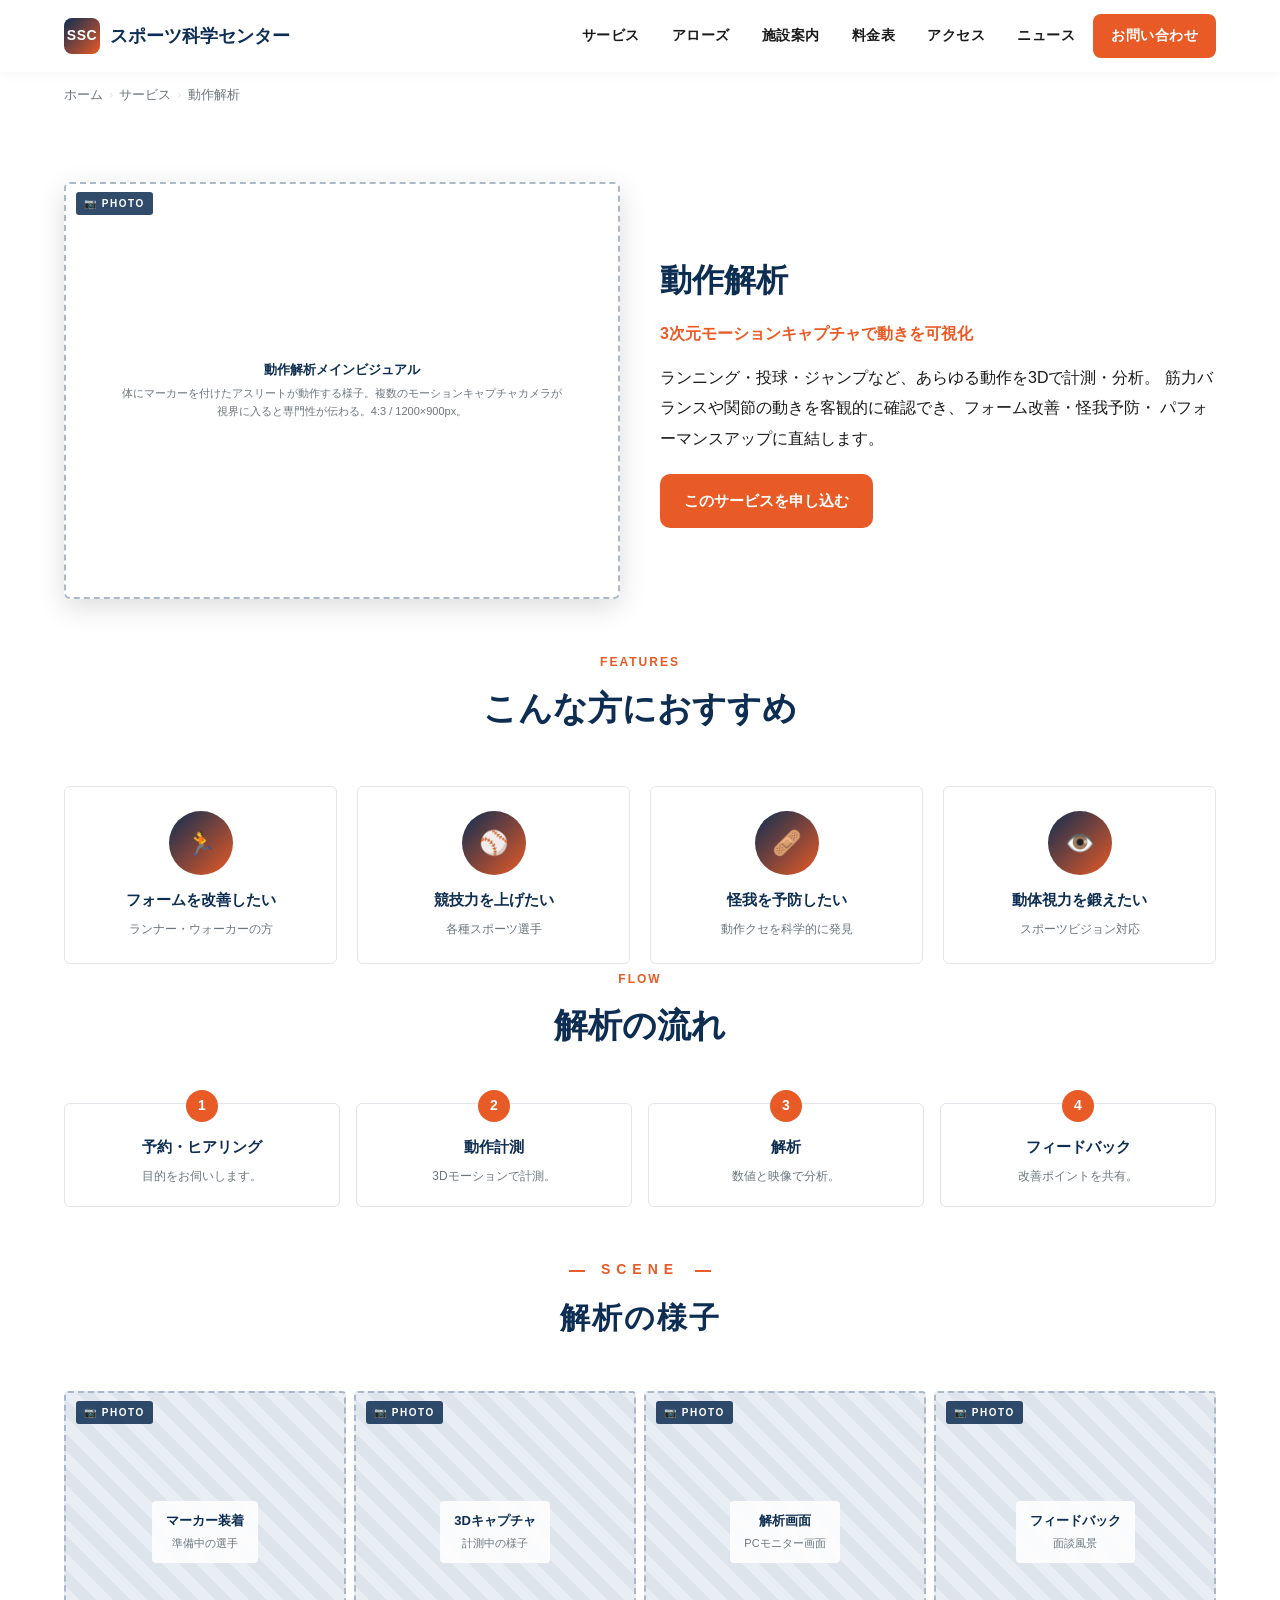
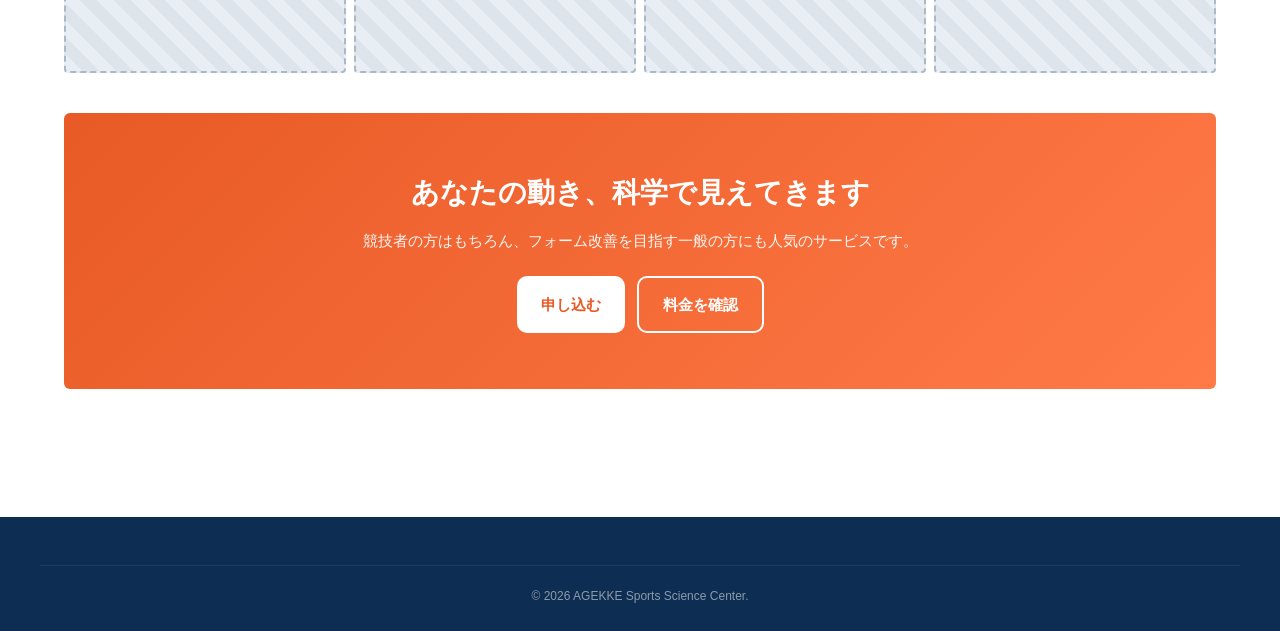
<file: service-motion.html>
<!DOCTYPE html>
<html lang="ja">
<head>
<meta charset="UTF-8">
<meta name="viewport" content="width=device-width,initial-scale=1">
<title>動作解析 | スポーツ科学センター</title>
<link rel="stylesheet" href="style.css">
</head>
<body>

<header class="header">
  <div class="header-inner">
    <a href="index.html" class="logo"><span class="logo-mark">SSC</span><span>スポーツ科学センター</span></a>
    <button class="menu-toggle" onclick="toggleMenu()">☰</button>
    <nav class="nav" id="nav">
      <a href="index.html#services">サービス</a>
      <a href="arrows.html">アローズ</a>
      <a href="facility.html">施設案内</a>
      <a href="pricing.html">料金表</a>
      <a href="access.html">アクセス</a>
      <a href="news.html">ニュース</a>
      <a href="contact.html" class="cta">お問い合わせ</a>
    </nav>
  </div>
</header>

<div class="container">
  <div class="breadcrumb">
    <a href="index.html">ホーム</a><span>›</span><a href="index.html#services">サービス</a><span>›</span>動作解析
  </div>
</div>

<section class="service-detail">
  <div class="container">
    <div class="lead-section">
      <div class="visual-main img-ph" style="background:none;color:inherit;font-size:inherit">
        <div class="ph-note">
          <strong>動作解析メインビジュアル</strong>
          <small>体にマーカーを付けたアスリートが動作する様子。複数のモーションキャプチャカメラが視界に入ると専門性が伝わる。4:3 / 1200×900px。</small>
        </div>
      </div>
      <div>
        <h1>動作解析</h1>
        <div class="subtitle">3次元モーションキャプチャで動きを可視化</div>
        <p class="description">
          ランニング・投球・ジャンプなど、あらゆる動作を3Dで計測・分析。
          筋力バランスや関節の動きを客観的に確認でき、フォーム改善・怪我予防・
          パフォーマンスアップに直結します。
        </p>
        <a href="contact.html" class="btn btn-primary">このサービスを申し込む</a>
      </div>
    </div>

    <div class="section-title">
      <span class="eyebrow">FEATURES</span>
      <h2>こんな方におすすめ</h2>
    </div>
    <div class="cert-grid">
      <div class="cert"><div class="badge">🏃</div><h4>フォームを改善したい</h4><p>ランナー・ウォーカーの方</p></div>
      <div class="cert"><div class="badge">⚾</div><h4>競技力を上げたい</h4><p>各種スポーツ選手</p></div>
      <div class="cert"><div class="badge">🩹</div><h4>怪我を予防したい</h4><p>動作クセを科学的に発見</p></div>
      <div class="cert"><div class="badge">👁️</div><h4>動体視力を鍛えたい</h4><p>スポーツビジョン対応</p></div>
    </div>

    <div class="section-title">
      <span class="eyebrow">FLOW</span>
      <h2>解析の流れ</h2>
    </div>
    <div class="flow-grid">
      <div class="flow-step"><div class="num">1</div><h4>予約・ヒアリング</h4><p>目的をお伺いします。</p></div>
      <div class="flow-step"><div class="num">2</div><h4>動作計測</h4><p>3Dモーションで計測。</p></div>
      <div class="flow-step"><div class="num">3</div><h4>解析</h4><p>数値と映像で分析。</p></div>
      <div class="flow-step"><div class="num">4</div><h4>フィードバック</h4><p>改善ポイントを共有。</p></div>
    </div>

    <div class="heading-block" style="margin-top:48px">
      <span class="en">SCENE</span>
      <h2>解析の様子</h2>
    </div>
    <div class="gallery">
      <div class="img-ph"><div class="ph-note">マーカー装着<small>準備中の選手</small></div></div>
      <div class="img-ph"><div class="ph-note">3Dキャプチャ<small>計測中の様子</small></div></div>
      <div class="img-ph"><div class="ph-note">解析画面<small>PCモニター画面</small></div></div>
      <div class="img-ph"><div class="ph-note">フィードバック<small>面談風景</small></div></div>
    </div>

    <div class="contact-cta">
      <h2>あなたの動き、科学で見えてきます</h2>
      <p>競技者の方はもちろん、フォーム改善を目指す一般の方にも人気のサービスです。</p>
      <div class="btns">
        <a href="contact.html" class="btn btn-white">申し込む</a>
        <a href="pricing.html" class="btn btn-outline-white">料金を確認</a>
      </div>
    </div>
  </div>
</section>

<footer class="footer">
  <div class="footer-inner">
    <div class="footer-bottom">© 2026 AGEKKE Sports Science Center.</div>
  </div>
</footer>

<script src="app.js"></script>
</body>
</html>
</file>
<file: style.css>
:root{
  --primary:#0d2d52;        /* navy - 参考サイト準拠 */
  --primary-dark:#081e38;
  --primary-light:#1e4a7e;
  --accent:#e85a26;         /* orange */
  --accent-light:#ff7a47;
  --bg:#ffffff;
  --bg-alt:#f4f6f9;
  --bg-gray:#eef1f5;
  --bg-dark:#0d2d52;
  --text:#1a1a1a;
  --text-muted:#6c757d;
  --border:#e1e5ea;
  --success:#27ae60;
  --radius:6px;
  --shadow:0 4px 16px rgba(0,0,0,0.08);
  --shadow-hover:0 8px 28px rgba(0,0,0,0.14);
  --container:1200px;
}

*{box-sizing:border-box;margin:0;padding:0}
html{scroll-behavior:smooth}
body{
  font-family:"Hiragino Kaku Gothic ProN","Yu Gothic","Meiryo",sans-serif;
  color:var(--text);
  line-height:1.7;
  background:var(--bg);
  -webkit-font-smoothing:antialiased;
}
img{max-width:100%;height:auto;display:block}
a{color:var(--primary);text-decoration:none;transition:color .2s}
a:hover{color:var(--accent)}
button{font-family:inherit;cursor:pointer;border:none;background:none}

.container{max-width:var(--container);margin:0 auto;padding:0 24px}

/* ===== Header ===== */
.header{
  position:sticky;top:0;z-index:100;
  background:rgba(255,255,255,0.96);
  backdrop-filter:blur(10px);
  border-bottom:1px solid var(--border);
}
.header-inner{
  display:flex;align-items:center;justify-content:space-between;
  max-width:var(--container);margin:0 auto;padding:14px 24px;
}
.logo{display:flex;align-items:center;gap:10px;font-weight:700;font-size:18px;color:var(--primary)}
.logo-mark{
  width:36px;height:36px;border-radius:8px;
  background:linear-gradient(135deg,var(--primary),var(--accent));
  display:flex;align-items:center;justify-content:center;
  color:#fff;font-weight:800;font-size:14px;letter-spacing:.5px;
}
.nav{display:flex;gap:4px;align-items:center}
.nav a{
  padding:10px 14px;border-radius:8px;font-size:14px;font-weight:600;color:var(--text);
}
.nav a:hover{background:var(--bg-alt);color:var(--primary)}
.nav a.cta{
  background:var(--accent);color:#fff;padding:10px 18px;
}
.nav a.cta:hover{background:var(--accent-light);color:#fff}
.menu-toggle{display:none;font-size:24px;color:var(--primary)}

@media(max-width:960px){
  .menu-toggle{display:block}
  .nav{
    position:absolute;top:100%;left:0;right:0;
    flex-direction:column;align-items:stretch;
    background:#fff;border-bottom:1px solid var(--border);
    padding:12px;gap:2px;
    display:none;
  }
  .nav.open{display:flex}
  .nav a{padding:14px}
}

/* ===== Hero ===== */
.hero{
  position:relative;
  background:linear-gradient(135deg,var(--primary) 0%,var(--primary-dark) 100%);
  color:#fff;
  padding:72px 24px 64px;
  overflow:hidden;
}
.hero::before{
  content:"";position:absolute;inset:0;
  background:
    radial-gradient(circle at 20% 30%,rgba(229,80,57,.25),transparent 50%),
    radial-gradient(circle at 80% 70%,rgba(10,61,98,.4),transparent 50%);
  pointer-events:none;
}
.hero-inner{max-width:var(--container);margin:0 auto;position:relative}
.hero h1{
  font-size:clamp(28px,4.2vw,48px);line-height:1.3;font-weight:800;
  margin-bottom:18px;letter-spacing:.5px;
}
.hero h1 .accent{color:var(--accent-light)}
.hero p.lead{
  font-size:clamp(15px,1.6vw,18px);max-width:680px;
  margin-bottom:28px;opacity:.92;
}
.hero-ctas{display:flex;gap:12px;flex-wrap:wrap}
.btn{
  display:inline-flex;align-items:center;gap:8px;
  padding:14px 24px;border-radius:10px;font-weight:700;font-size:15px;
  transition:transform .15s,box-shadow .2s;
}
.btn-primary{background:var(--accent);color:#fff}
.btn-primary:hover{background:var(--accent-light);color:#fff;transform:translateY(-2px);box-shadow:var(--shadow-hover)}
.btn-outline{border:2px solid rgba(255,255,255,.6);color:#fff}
.btn-outline:hover{background:#fff;color:var(--primary)}
.btn-ghost{background:var(--bg-alt);color:var(--primary)}
.btn-ghost:hover{background:#e7ecf1;color:var(--primary)}

/* ===== Section base ===== */
.section{padding:64px 0}
.section-alt{background:var(--bg-alt)}
.section-title{
  text-align:center;margin-bottom:40px;
}
.section-title .eyebrow{
  display:inline-block;font-size:12px;font-weight:700;letter-spacing:2px;
  color:var(--accent);margin-bottom:8px;text-transform:uppercase;
}
.section-title h2{font-size:clamp(24px,3vw,34px);font-weight:800;color:var(--primary)}
.section-title p{color:var(--text-muted);margin-top:10px}

/* ===== Events & News top row ===== */
.topinfo-grid{
  display:grid;grid-template-columns:1.15fr 1fr;gap:28px;
}
@media(max-width:860px){.topinfo-grid{grid-template-columns:1fr}}

.card{
  background:#fff;border-radius:var(--radius);box-shadow:var(--shadow);
  padding:24px;border:1px solid var(--border);
}
.card h3{
  font-size:18px;color:var(--primary);margin-bottom:14px;
  display:flex;align-items:center;gap:10px;font-weight:800;
}
.card h3 .icon{
  width:32px;height:32px;border-radius:8px;background:var(--bg-alt);
  display:inline-flex;align-items:center;justify-content:center;font-size:16px;
}

/* calendar */
.calendar-head{display:flex;align-items:center;justify-content:space-between;margin-bottom:10px}
.calendar-head .month{font-weight:800;font-size:16px;color:var(--primary)}
.calendar-head button{
  width:30px;height:30px;border-radius:6px;background:var(--bg-alt);color:var(--primary);
  font-weight:700;
}
.calendar-head button:hover{background:#e7ecf1}
.calendar{
  display:grid;grid-template-columns:repeat(7,1fr);gap:4px;font-size:13px;
}
.calendar .dow{text-align:center;color:var(--text-muted);font-weight:700;padding:6px 0;font-size:11px}
.calendar .day{
  aspect-ratio:1;display:flex;align-items:center;justify-content:center;
  border-radius:6px;background:var(--bg-alt);color:var(--text);position:relative;
  font-size:13px;
}
.calendar .day.empty{background:transparent}
.calendar .day.today{background:var(--primary);color:#fff;font-weight:700}
.calendar .day.event{
  background:#fff4ef;color:var(--accent);font-weight:700;cursor:pointer;
  border:1px solid #fad1c4;
}
.calendar .day.event:hover{background:var(--accent);color:#fff}
.calendar .day .dot{
  position:absolute;bottom:3px;left:50%;transform:translateX(-50%);
  width:4px;height:4px;border-radius:50%;background:var(--accent);
}
.event-list{margin-top:14px;border-top:1px solid var(--border);padding-top:12px}
.event-list li{
  list-style:none;padding:8px 0;border-bottom:1px dashed var(--border);
  display:flex;gap:12px;font-size:14px;
}
.event-list li:last-child{border-bottom:none}
.event-list .date{
  flex:0 0 64px;font-weight:700;color:var(--accent);font-size:13px;
}

/* news pickup tabs */
.pickup-tabs{
  display:flex;gap:6px;margin-bottom:14px;border-bottom:2px solid var(--border);
  overflow-x:auto;scrollbar-width:none;
}
.pickup-tabs::-webkit-scrollbar{display:none}
.pickup-tab{
  padding:10px 14px;font-size:13px;font-weight:700;color:var(--text-muted);
  border-bottom:3px solid transparent;margin-bottom:-2px;white-space:nowrap;
}
.pickup-tab.active{color:var(--accent);border-color:var(--accent)}
.pickup-panel{display:none;animation:fadein .3s}
.pickup-panel.active{display:block}
@keyframes fadein{from{opacity:0;transform:translateY(4px)}to{opacity:1;transform:none}}
.pickup-panel article{display:flex;gap:14px;align-items:flex-start}
.pickup-panel .thumb{
  flex:0 0 120px;aspect-ratio:4/3;border-radius:8px;
  background:linear-gradient(135deg,#dfe6ed,#c9d3dd);
  display:flex;align-items:center;justify-content:center;font-size:32px;
}
.pickup-panel h4{font-size:16px;margin-bottom:6px;color:var(--primary)}
.pickup-panel .meta{font-size:12px;color:var(--text-muted);margin-bottom:8px}
.pickup-panel p{font-size:14px;color:var(--text);margin-bottom:10px}
.pickup-panel a.more{font-size:13px;font-weight:700;color:var(--accent)}

/* ===== Certifications ===== */
.cert-grid{
  display:grid;grid-template-columns:repeat(4,1fr);gap:20px;
}
@media(max-width:880px){.cert-grid{grid-template-columns:repeat(2,1fr)}}
.cert{
  text-align:center;padding:24px 16px;background:#fff;border:1px solid var(--border);
  border-radius:var(--radius);transition:transform .2s,box-shadow .2s;
}
.cert:hover{transform:translateY(-4px);box-shadow:var(--shadow-hover)}
.cert .badge{
  width:64px;height:64px;margin:0 auto 12px;border-radius:50%;
  background:linear-gradient(135deg,var(--primary),var(--accent));
  display:flex;align-items:center;justify-content:center;color:#fff;font-size:24px;
}
.cert h4{font-size:15px;color:var(--primary);margin-bottom:6px}
.cert p{font-size:12px;color:var(--text-muted)}

/* ===== Service menu 2x2 ===== */
.service-grid{
  display:grid;grid-template-columns:repeat(2,1fr);gap:24px;
}
@media(max-width:760px){.service-grid{grid-template-columns:1fr}}
.service-card{
  display:flex;flex-direction:column;
  background:#fff;border-radius:var(--radius);overflow:hidden;
  border:1px solid var(--border);box-shadow:var(--shadow);
  transition:transform .2s,box-shadow .25s;
  /* rotation animation intentionally removed */
}
.service-card:hover{transform:translateY(-6px);box-shadow:var(--shadow-hover)}
.service-card .visual{
  aspect-ratio:16/9;position:relative;overflow:hidden;
  background:linear-gradient(135deg,var(--primary),var(--primary-dark));
  display:flex;align-items:center;justify-content:center;color:#fff;
}
.service-card .visual .emoji{font-size:72px;filter:drop-shadow(0 4px 12px rgba(0,0,0,.3))}
.service-card .visual .tag{
  position:absolute;top:12px;left:12px;
  background:var(--accent);color:#fff;font-size:11px;font-weight:800;
  padding:4px 10px;border-radius:20px;letter-spacing:1px;
}
.service-card .body{padding:22px;flex:1;display:flex;flex-direction:column}
.service-card h3{
  font-size:20px;color:var(--primary);margin-bottom:6px;font-weight:800;
  display:flex;align-items:center;justify-content:space-between;gap:8px;
}
.service-card .subtitle{font-size:13px;color:var(--accent);font-weight:700;margin-bottom:10px}
.service-card p{font-size:14px;color:var(--text);margin-bottom:14px;flex:1}
.service-card .features{
  display:flex;flex-wrap:wrap;gap:6px;margin-bottom:16px;
}
.service-card .features span{
  font-size:11px;padding:4px 10px;background:var(--bg-alt);color:var(--primary);
  border-radius:20px;font-weight:600;
}
.service-card .link{
  display:inline-flex;align-items:center;gap:6px;
  font-weight:700;color:var(--accent);font-size:14px;
}
.service-card .link::after{content:"→";transition:transform .2s}
.service-card:hover .link::after{transform:translateX(4px)}

/* ===== Arrows block ===== */
.arrows-grid{
  display:grid;grid-template-columns:repeat(2,1fr);gap:24px;margin-top:24px;
}
@media(max-width:760px){.arrows-grid{grid-template-columns:1fr}}
.arrows-card{
  padding:28px;border-radius:var(--radius);color:#fff;position:relative;overflow:hidden;
}
.arrows-card.lab{background:linear-gradient(135deg,#0a3d62,#1a5a8a)}
.arrows-card.gym{background:linear-gradient(135deg,#e55039,#ff7a5c)}
.arrows-card h3{font-size:24px;margin-bottom:8px;font-weight:800}
.arrows-card .en{font-size:12px;opacity:.7;letter-spacing:2px;margin-bottom:12px}
.arrows-card p{font-size:14px;opacity:.95;margin-bottom:16px}
.arrows-card .btn{background:#fff;color:var(--primary)}
.arrows-card.gym .btn{color:var(--accent)}
.arrows-card .btn:hover{background:var(--bg-alt)}

/* ===== Activities ===== */
.activity-grid{
  display:grid;grid-template-columns:repeat(3,1fr);gap:20px;
}
@media(max-width:760px){.activity-grid{grid-template-columns:1fr}}
.activity{
  padding:24px;background:#fff;border-left:4px solid var(--accent);
  border-radius:var(--radius);box-shadow:var(--shadow);
}
.activity .date{font-size:12px;color:var(--accent);font-weight:700;margin-bottom:6px}
.activity h4{font-size:16px;color:var(--primary);margin-bottom:8px}
.activity p{font-size:13px;color:var(--text-muted)}

/* ===== Results / Tie-ups bottom ===== */
.results{
  display:grid;grid-template-columns:repeat(4,1fr);gap:16px;text-align:center;
}
@media(max-width:760px){.results{grid-template-columns:repeat(2,1fr)}}
.result-item{padding:24px 12px;background:#fff;border-radius:var(--radius);border:1px solid var(--border)}
.result-item .num{font-size:32px;font-weight:800;color:var(--accent);line-height:1}
.result-item .label{font-size:13px;color:var(--text-muted);margin-top:6px}

.partners{
  display:flex;flex-wrap:wrap;gap:14px;justify-content:center;margin-top:28px;
}
.partner{
  padding:14px 22px;background:#fff;border:1px solid var(--border);
  border-radius:8px;font-weight:700;color:var(--primary);font-size:14px;
}

/* ===== Contact CTA ===== */
.contact-cta{
  background:linear-gradient(135deg,var(--accent) 0%,var(--accent-light) 100%);
  color:#fff;padding:56px 24px;text-align:center;border-radius:var(--radius);
  margin-top:40px;
}
.contact-cta h2{font-size:28px;margin-bottom:12px;font-weight:800}
.contact-cta p{font-size:15px;margin-bottom:22px;opacity:.95}
.contact-cta .btns{display:flex;gap:12px;justify-content:center;flex-wrap:wrap}
.contact-cta .btn-white{background:#fff;color:var(--accent)}
.contact-cta .btn-white:hover{background:var(--bg-alt);color:var(--accent)}
.contact-cta .btn-outline-white{border:2px solid #fff;color:#fff}
.contact-cta .btn-outline-white:hover{background:#fff;color:var(--accent)}

/* ===== Footer ===== */
.footer{
  background:var(--bg-dark);color:#cbd5e0;padding:48px 24px 24px;margin-top:64px;
}
.footer-inner{max-width:var(--container);margin:0 auto}
.footer-grid{display:grid;grid-template-columns:2fr 1fr 1fr 1fr;gap:32px;margin-bottom:32px}
@media(max-width:760px){.footer-grid{grid-template-columns:1fr 1fr}}
.footer h4{color:#fff;font-size:14px;margin-bottom:14px;font-weight:700}
.footer a{color:#cbd5e0;font-size:13px;display:block;padding:4px 0}
.footer a:hover{color:var(--accent-light)}
.footer-info p{font-size:13px;margin-bottom:8px}
.footer-bottom{
  border-top:1px solid rgba(255,255,255,.08);padding-top:20px;
  text-align:center;font-size:12px;color:#8b9bab;
}

/* ===== Subpage breadcrumb / header ===== */
.page-hero{
  background:linear-gradient(135deg,var(--primary),var(--primary-dark));
  color:#fff;padding:48px 24px;
}
.page-hero .container{max-width:var(--container)}
.page-hero h1{font-size:clamp(24px,3.2vw,36px);font-weight:800;margin-bottom:8px}
.page-hero p{opacity:.9}
.breadcrumb{
  font-size:13px;padding:12px 0;color:var(--text-muted);
}
.breadcrumb a{color:var(--text-muted)}
.breadcrumb a:hover{color:var(--primary)}
.breadcrumb span{margin:0 6px;color:var(--border)}

/* ===== Pricing table ===== */
.pricing-group{
  background:#fff;border-radius:var(--radius);box-shadow:var(--shadow);
  padding:28px;margin-bottom:28px;border:1px solid var(--border);
}
.pricing-group h3{
  color:var(--primary);font-size:22px;margin-bottom:6px;font-weight:800;
  display:flex;align-items:center;gap:10px;
}
.pricing-group h3 .tag{
  font-size:11px;background:var(--accent);color:#fff;padding:3px 10px;
  border-radius:20px;font-weight:700;
}
.pricing-group .intro{color:var(--text-muted);font-size:14px;margin-bottom:20px}
.pricing-item{
  padding:18px 0;border-top:1px solid var(--border);
  display:grid;grid-template-columns:1fr auto auto;gap:16px;align-items:center;
}
.pricing-item:first-of-type{border-top:none;padding-top:0}
@media(max-width:720px){
  .pricing-item{grid-template-columns:1fr;gap:10px}
  .pricing-item .price{font-size:20px}
}
.pricing-item h4{font-size:17px;color:var(--primary);margin-bottom:4px;font-weight:700}
.pricing-item p{font-size:13px;color:var(--text-muted)}
.pricing-item .price{
  font-size:22px;font-weight:800;color:var(--accent);white-space:nowrap;
}
.pricing-item .price .yen{font-size:14px;margin-left:2px}
.pricing-item .detail-link{
  padding:8px 16px;background:var(--bg-alt);border-radius:8px;
  font-size:13px;font-weight:700;color:var(--primary);white-space:nowrap;
}
.pricing-item .detail-link:hover{background:var(--primary);color:#fff}

/* ===== Facility map ===== */
.facility-map{
  position:relative;background:var(--bg-alt);border-radius:var(--radius);
  padding:28px;margin-bottom:24px;
}
.floor-diagram{
  display:grid;grid-template-columns:repeat(6,1fr);gap:8px;
  min-height:400px;
}
@media(max-width:760px){.floor-diagram{grid-template-columns:repeat(3,1fr)}}
.zone{
  padding:18px 14px;border-radius:10px;display:flex;flex-direction:column;
  justify-content:center;align-items:center;text-align:center;font-weight:700;
  font-size:13px;position:relative;transition:transform .2s;min-height:100px;
}
.zone:hover{transform:scale(1.03);z-index:2}
.zone .zicon{font-size:22px;margin-bottom:6px}
.zone.reception{
  background:linear-gradient(135deg,var(--accent),var(--accent-light));
  color:#fff;grid-column:span 2;box-shadow:0 0 0 4px rgba(229,80,57,.25);
  animation:pulse 2s infinite;
}
@keyframes pulse{
  0%,100%{box-shadow:0 0 0 4px rgba(229,80,57,.25)}
  50%{box-shadow:0 0 0 10px rgba(229,80,57,.1)}
}
.zone.public{background:#d6eaff;color:var(--primary)}
.zone.members{background:#fff4ef;color:var(--accent)}
.zone.rental{background:#e8f5e9;color:var(--success);border:2px dashed var(--success)}
.zone.staff{background:#e8eaed;color:var(--text-muted)}
.legend{
  display:flex;flex-wrap:wrap;gap:16px;margin-top:20px;font-size:13px;
}
.legend-item{display:flex;align-items:center;gap:8px}
.legend-item .sw{width:20px;height:20px;border-radius:4px}

/* ===== Service detail ===== */
.service-detail{padding:64px 0}
.service-detail .lead-section{
  display:grid;grid-template-columns:1fr 1fr;gap:40px;align-items:center;margin-bottom:48px;
}
@media(max-width:860px){.service-detail .lead-section{grid-template-columns:1fr}}
.service-detail .visual-main{
  aspect-ratio:4/3;border-radius:var(--radius);
  background:linear-gradient(135deg,var(--primary),var(--accent));
  display:flex;align-items:center;justify-content:center;color:#fff;
  font-size:120px;box-shadow:var(--shadow-hover);
}
.service-detail h1{font-size:32px;color:var(--primary);margin-bottom:12px;font-weight:800}
.service-detail .subtitle{color:var(--accent);font-weight:700;margin-bottom:16px}
.service-detail .description{font-size:16px;line-height:1.9;margin-bottom:20px}

.flow-grid{display:grid;grid-template-columns:repeat(4,1fr);gap:16px;margin:32px 0}
@media(max-width:760px){.flow-grid{grid-template-columns:repeat(2,1fr)}}
.flow-step{
  padding:20px;background:#fff;border-radius:var(--radius);
  border:1px solid var(--border);position:relative;text-align:center;
}
.flow-step .num{
  position:absolute;top:-14px;left:50%;transform:translateX(-50%);
  width:32px;height:32px;border-radius:50%;background:var(--accent);
  color:#fff;font-weight:800;display:flex;align-items:center;justify-content:center;
  font-size:14px;
}
.flow-step h4{font-size:15px;color:var(--primary);margin:10px 0 6px}
.flow-step p{font-size:12px;color:var(--text-muted)}

.faq{background:#fff;border-radius:var(--radius);padding:24px;margin:24px 0;border:1px solid var(--border)}
.faq details{padding:14px 0;border-bottom:1px solid var(--border)}
.faq details:last-child{border-bottom:none}
.faq summary{font-weight:700;color:var(--primary);cursor:pointer;padding:4px 0}
.faq summary::marker{color:var(--accent)}
.faq p{margin-top:10px;font-size:14px;color:var(--text)}

/* ===== Contact form ===== */
.contact-form{
  background:#fff;border-radius:var(--radius);padding:32px;box-shadow:var(--shadow);
  max-width:720px;margin:0 auto;border:1px solid var(--border);
}
.form-row{margin-bottom:20px}
.form-row label{display:block;font-weight:700;color:var(--primary);margin-bottom:6px;font-size:14px}
.form-row .required{color:var(--accent);font-size:11px;margin-left:6px}
.form-row input,.form-row select,.form-row textarea{
  width:100%;padding:12px 14px;border:1.5px solid var(--border);border-radius:8px;
  font-size:15px;font-family:inherit;transition:border-color .2s;
}
.form-row input:focus,.form-row select:focus,.form-row textarea:focus{
  outline:none;border-color:var(--primary);
}
.form-row textarea{resize:vertical;min-height:120px}
.form-submit{text-align:center;margin-top:24px}

/* ===== Anchors / misc ===== */
.anchor-row{
  display:flex;flex-wrap:wrap;gap:10px;margin-bottom:24px;
}
.anchor-row a{
  padding:8px 16px;background:var(--bg-alt);border-radius:20px;font-size:13px;font-weight:600;
}
.anchor-row a:hover{background:var(--primary);color:#fff}

/* ===== Access page ===== */
.access-grid{display:grid;grid-template-columns:1fr 1fr;gap:28px}
@media(max-width:860px){.access-grid{grid-template-columns:1fr}}
.access-card{background:#fff;padding:28px;border-radius:var(--radius);border:1px solid var(--border)}
.access-card h3{color:var(--primary);margin-bottom:12px;font-size:18px}
.access-card dl{display:grid;grid-template-columns:100px 1fr;gap:8px 16px;font-size:14px}
.access-card dt{font-weight:700;color:var(--accent)}

/* Utility */
.text-center{text-align:center}
.mt-0{margin-top:0}
.mb-0{margin-bottom:0}
.muted{color:var(--text-muted)}
.hidden{display:none!important}

/* ============================================================
   ▼▼▼ 参考サイト（agekke-ssc.com）準拠 追加スタイル ▼▼▼
   ============================================================ */

/* ===== Image placeholder（写真が入る場所） ===== */
.img-ph{
  position:relative;
  background:
    repeating-linear-gradient(45deg,#e9eef4 0 12px,#dde4ec 12px 24px);
  border:2px dashed #aab8c8;
  color:#3a5572;
  display:flex;align-items:center;justify-content:center;
  text-align:center;padding:16px;
  border-radius:4px;
  overflow:hidden;
}
.img-ph::before{
  content:"📷 PHOTO";
  position:absolute;top:8px;left:10px;
  font-size:10px;font-weight:800;letter-spacing:1.5px;
  color:#fff;background:rgba(13,45,82,.85);
  padding:3px 8px;border-radius:3px;
}
.img-ph .ph-note{
  font-size:13px;line-height:1.6;font-weight:600;max-width:90%;
  background:rgba(255,255,255,.85);padding:10px 14px;border-radius:4px;
  color:#0d2d52;
}
.img-ph .ph-note small{display:block;font-weight:500;color:var(--text-muted);font-size:11px;margin-top:4px}

.ph-16-9{aspect-ratio:16/9}
.ph-4-3{aspect-ratio:4/3}
.ph-1-1{aspect-ratio:1/1}
.ph-3-2{aspect-ratio:3/2}
.ph-21-9{aspect-ratio:21/9}

/* ===== Hero slider ===== */
.hero-slider{
  position:relative;height:560px;overflow:hidden;color:#fff;
  background:var(--primary-dark);
}
@media(max-width:760px){.hero-slider{height:440px}}
.slide{
  position:absolute;inset:0;opacity:0;transition:opacity .8s ease;
  display:flex;align-items:center;
}
.slide.active{opacity:1;z-index:2}
.slide .slide-img{
  position:absolute;inset:0;
  background:linear-gradient(135deg,var(--primary) 0%,var(--primary-dark) 100%);
}
.slide .slide-img.img-ph{
  border:none;border-radius:0;
  background:
    linear-gradient(135deg,rgba(13,45,82,.6),rgba(8,30,56,.85)),
    repeating-linear-gradient(45deg,#1e4a7e 0 16px,#0d2d52 16px 32px);
}
.slide .slide-img.img-ph::before{top:24px;left:24px;font-size:11px}
.slide .slide-img.img-ph .ph-note{
  position:absolute;bottom:24px;right:24px;max-width:340px;
  background:rgba(255,255,255,.92);font-size:13px;
}
.slide-content{
  position:relative;z-index:3;max-width:var(--container);margin:0 auto;
  padding:0 32px;width:100%;
}
.slide-content .eyebrow{
  display:inline-block;background:var(--accent);color:#fff;
  font-size:11px;font-weight:800;letter-spacing:2.5px;
  padding:6px 14px;margin-bottom:18px;
}
.slide-content h2{
  font-size:clamp(28px,4.5vw,52px);font-weight:800;line-height:1.25;
  margin-bottom:16px;letter-spacing:1px;
  text-shadow:0 2px 16px rgba(0,0,0,.4);
}
.slide-content h2 .ac{color:var(--accent-light)}
.slide-content p{
  font-size:clamp(14px,1.5vw,17px);max-width:580px;
  margin-bottom:28px;line-height:1.8;
  text-shadow:0 2px 8px rgba(0,0,0,.3);
}
.slider-controls{
  position:absolute;bottom:24px;left:50%;transform:translateX(-50%);
  z-index:5;display:flex;gap:10px;
}
.slider-controls button{
  width:40px;height:4px;background:rgba(255,255,255,.4);
  transition:background .2s;
}
.slider-controls button.active{background:var(--accent)}
.slider-arrow{
  position:absolute;top:50%;transform:translateY(-50%);z-index:5;
  width:48px;height:48px;border-radius:50%;
  background:rgba(255,255,255,.15);color:#fff;font-size:20px;
  backdrop-filter:blur(6px);
  display:flex;align-items:center;justify-content:center;
  border:1px solid rgba(255,255,255,.2);
  transition:background .2s;
}
.slider-arrow:hover{background:rgba(232,90,38,.85)}
.slider-arrow.prev{left:20px}
.slider-arrow.next{right:20px}

/* ===== VIEW MORE button ===== */
.view-more{
  display:inline-flex;align-items:center;gap:10px;
  padding:14px 28px;
  background:transparent;color:var(--primary);
  border:2px solid var(--primary);
  font-size:13px;font-weight:800;letter-spacing:2px;
  border-radius:0;text-transform:uppercase;
  position:relative;overflow:hidden;
  transition:color .3s;
}
.view-more::after{
  content:"";display:inline-block;width:24px;height:1px;
  background:currentColor;transition:width .3s;
}
.view-more::before{
  content:"";position:absolute;inset:0;background:var(--primary);
  transform:translateX(-101%);transition:transform .3s ease;z-index:-1;
}
.view-more:hover{color:#fff}
.view-more:hover::before{transform:translateX(0)}
.view-more.accent{color:var(--accent);border-color:var(--accent)}
.view-more.accent::before{background:var(--accent)}
.view-more.white{color:#fff;border-color:#fff}
.view-more.white::before{background:#fff}
.view-more.white:hover{color:var(--primary)}

.view-more-wrap{text-align:center;margin-top:32px}

/* ===== Section heading (参考サイト準拠) ===== */
.heading-block{
  text-align:center;margin-bottom:48px;
}
.heading-block .en{
  font-size:14px;font-weight:800;letter-spacing:6px;
  color:var(--accent);margin-bottom:10px;
  display:inline-block;position:relative;padding:0 24px;
}
.heading-block .en::before,.heading-block .en::after{
  content:"";position:absolute;top:50%;width:16px;height:2px;background:var(--accent);
}
.heading-block .en::before{left:-8px}
.heading-block .en::after{right:-8px}
.heading-block h2{
  font-size:clamp(22px,2.8vw,30px);font-weight:800;color:var(--primary);
  letter-spacing:2px;
}
.heading-block p{color:var(--text-muted);margin-top:14px;font-size:14px}

/* ===== Service card 参考サイト準拠 ===== */
.service-card .visual{
  background:#0d2d52;
}
.service-card .visual .img-ph{
  position:absolute;inset:0;border:none;border-radius:0;
}
.service-card .visual .img-ph::before{font-size:10px}
.service-card .visual .img-ph .ph-note{
  font-size:12px;padding:6px 10px;
}
.service-card .visual .tag{z-index:3}
.service-card .visual .emoji{display:none}
.service-card .body{padding:24px}

/* ===== News card with photo ===== */
.news-grid{
  display:grid;grid-template-columns:repeat(3,1fr);gap:24px;
}
@media(max-width:760px){.news-grid{grid-template-columns:1fr}}
.news-card{
  background:#fff;border:1px solid var(--border);border-radius:4px;overflow:hidden;
  transition:box-shadow .2s,transform .2s;
}
.news-card:hover{box-shadow:var(--shadow-hover);transform:translateY(-3px)}
.news-card .news-thumb{aspect-ratio:16/9;width:100%}
.news-card .news-body{padding:18px}
.news-card .news-meta{
  display:flex;gap:10px;align-items:center;font-size:12px;margin-bottom:10px;
}
.news-card .news-cat{
  background:var(--primary);color:#fff;padding:3px 10px;font-weight:700;
  letter-spacing:1px;font-size:10px;
}
.news-card .news-cat.event{background:var(--accent)}
.news-card .news-date{color:var(--text-muted)}
.news-card h4{font-size:15px;color:var(--primary);line-height:1.6}

/* ===== Pickup news with image ===== */
.pickup-panel article{display:grid;grid-template-columns:140px 1fr;gap:14px;align-items:flex-start}
.pickup-panel .thumb{
  width:140px;aspect-ratio:4/3;border-radius:4px;font-size:0;
}
.pickup-panel .thumb.img-ph{padding:8px}
.pickup-panel .thumb.img-ph::before{font-size:8px;padding:2px 5px;letter-spacing:1px}
.pickup-panel .thumb.img-ph .ph-note{font-size:10px;padding:4px 6px;line-height:1.4}

/* ===== Activity card with photo ===== */
.activity{display:flex;gap:0;padding:0;flex-direction:column;border-left:none;overflow:hidden}
.activity .act-thumb{aspect-ratio:16/9;width:100%}
.activity .act-body{padding:20px;border-left:4px solid var(--accent);background:#fff}

/* ===== Section heading line under hero ===== */
.section{padding:72px 0}
@media(max-width:760px){.section{padding:48px 0}}

/* ===== Header refinement ===== */
.header{border-bottom:none;box-shadow:0 2px 12px rgba(0,0,0,.04)}
.nav a{font-weight:700;letter-spacing:.5px}

/* ===== Top info bar (参考サイト準拠：上部の英字バー) ===== */
.topbar{
  background:var(--primary-dark);color:#fff;font-size:11px;
  padding:8px 24px;text-align:right;letter-spacing:1px;
}
.topbar a{color:#fff;margin-left:16px}
.topbar a:hover{color:var(--accent-light)}

/* ===== Photo gallery grid ===== */
.gallery{
  display:grid;grid-template-columns:repeat(4,1fr);gap:8px;margin:24px 0;
}
@media(max-width:760px){.gallery{grid-template-columns:repeat(2,1fr)}}
.gallery .img-ph{aspect-ratio:1/1}

/* ===== Big visual block (parallax風) ===== */
.feature-visual{
  position:relative;height:380px;display:flex;align-items:center;justify-content:center;
  color:#fff;text-align:center;padding:40px 24px;overflow:hidden;
  background:var(--primary);
}
.feature-visual .img-ph{
  position:absolute;inset:0;border:none;border-radius:0;opacity:.65;
}
.feature-visual .fv-text{position:relative;z-index:2}
.feature-visual h2{
  font-size:clamp(24px,3vw,36px);font-weight:800;margin-bottom:12px;
  text-shadow:0 2px 12px rgba(0,0,0,.5);
}
.feature-visual p{max-width:600px;margin:0 auto;text-shadow:0 1px 8px rgba(0,0,0,.5)}

/* ===== Service card subtle photo treatment ===== */
.service-card .visual{aspect-ratio:16/10}

/* ===== Partner logo placeholder ===== */
.partner.logo-ph{
  background:repeating-linear-gradient(45deg,#f0f3f7 0 8px,#e6ebf1 8px 16px);
  border:1px dashed #aab8c8;color:var(--text-muted);font-weight:600;font-size:12px;
  padding:18px 24px;min-width:140px;text-align:center;
}

/* Section title legacy alignment */
.section-title{margin-bottom:48px}
</file>
